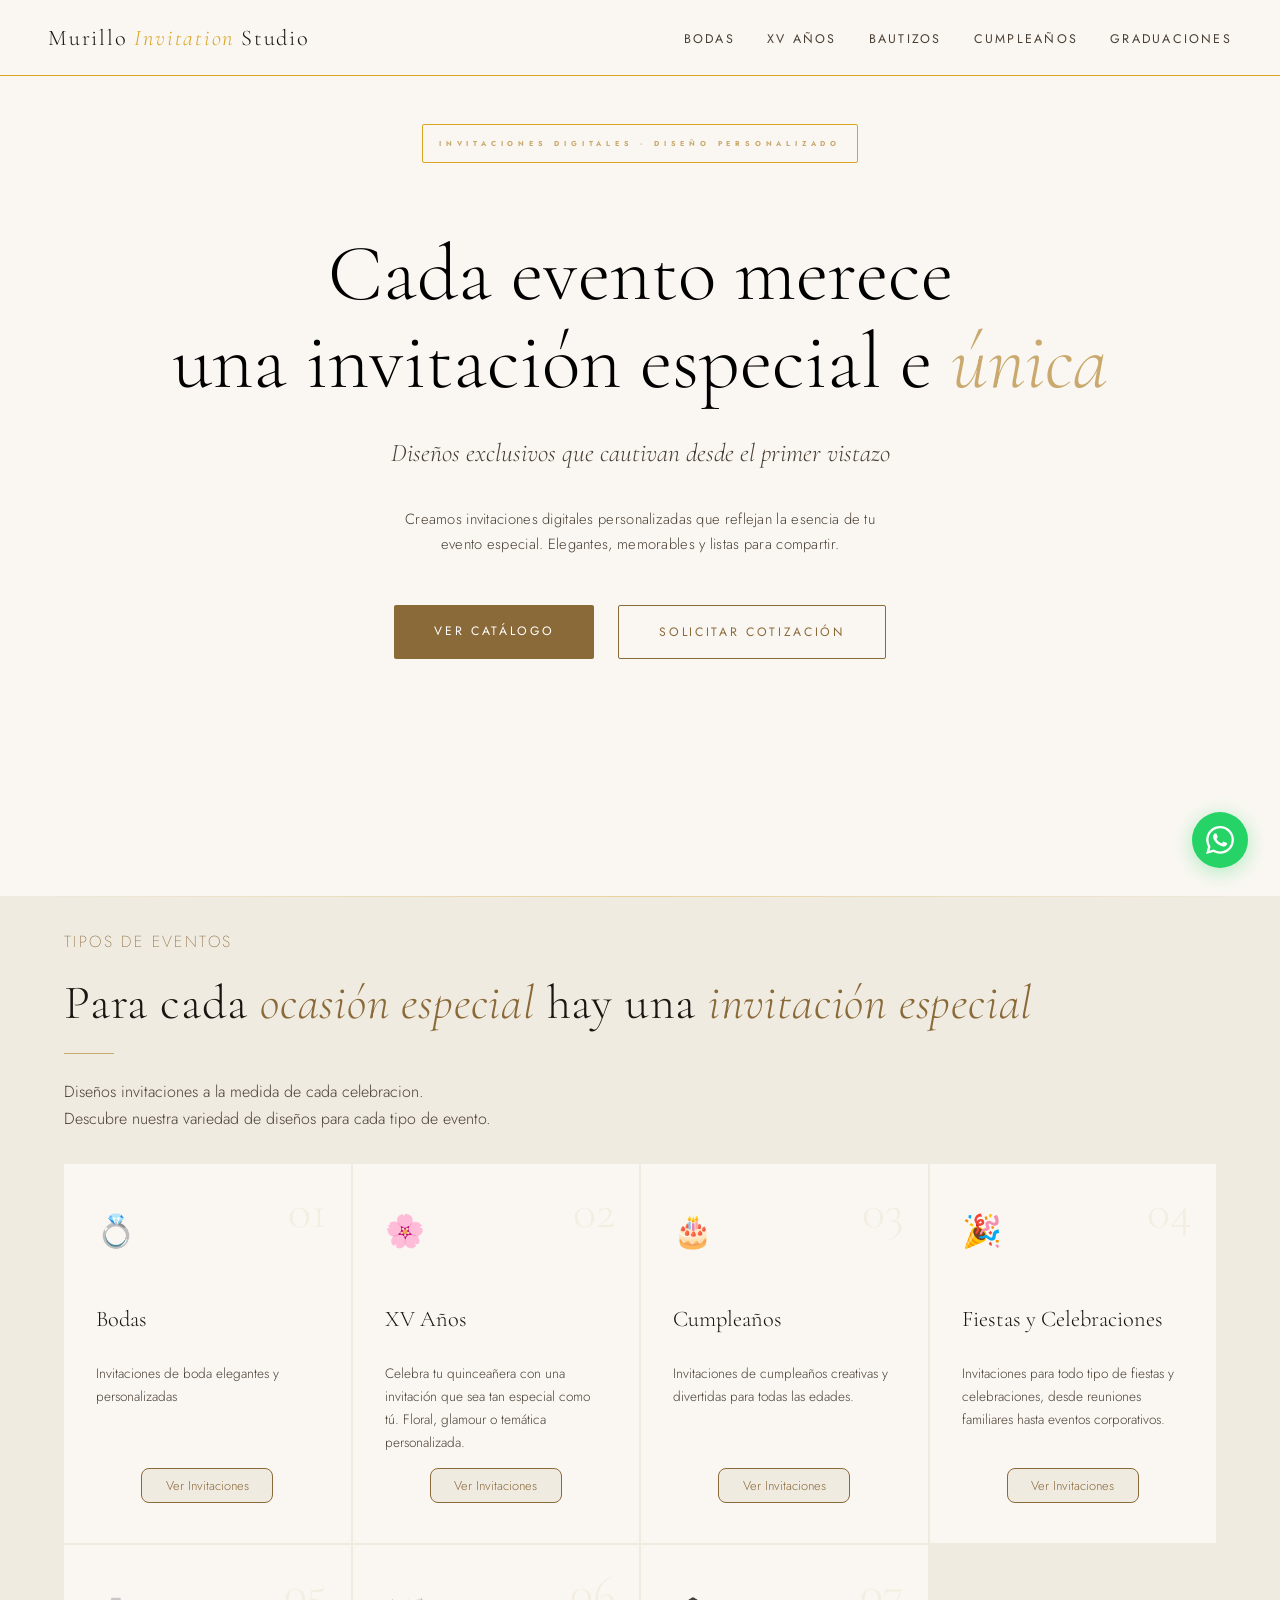
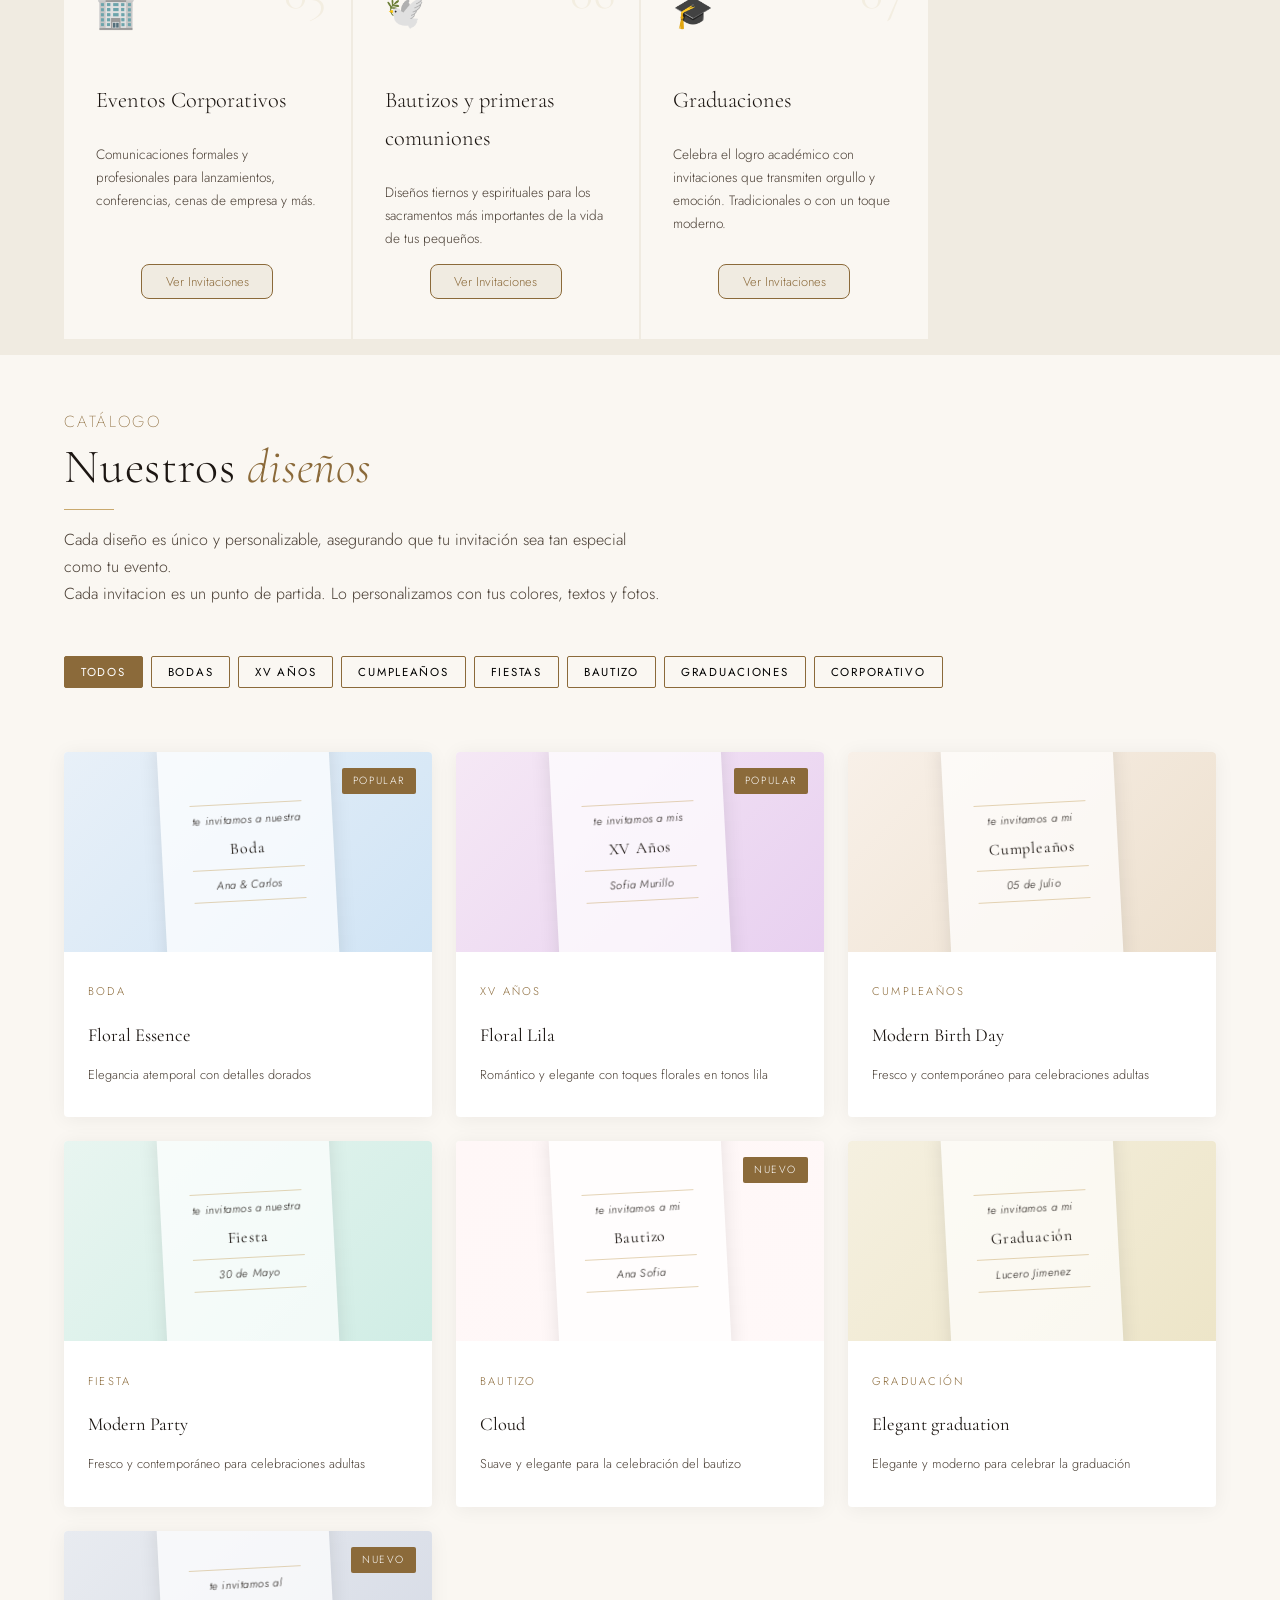
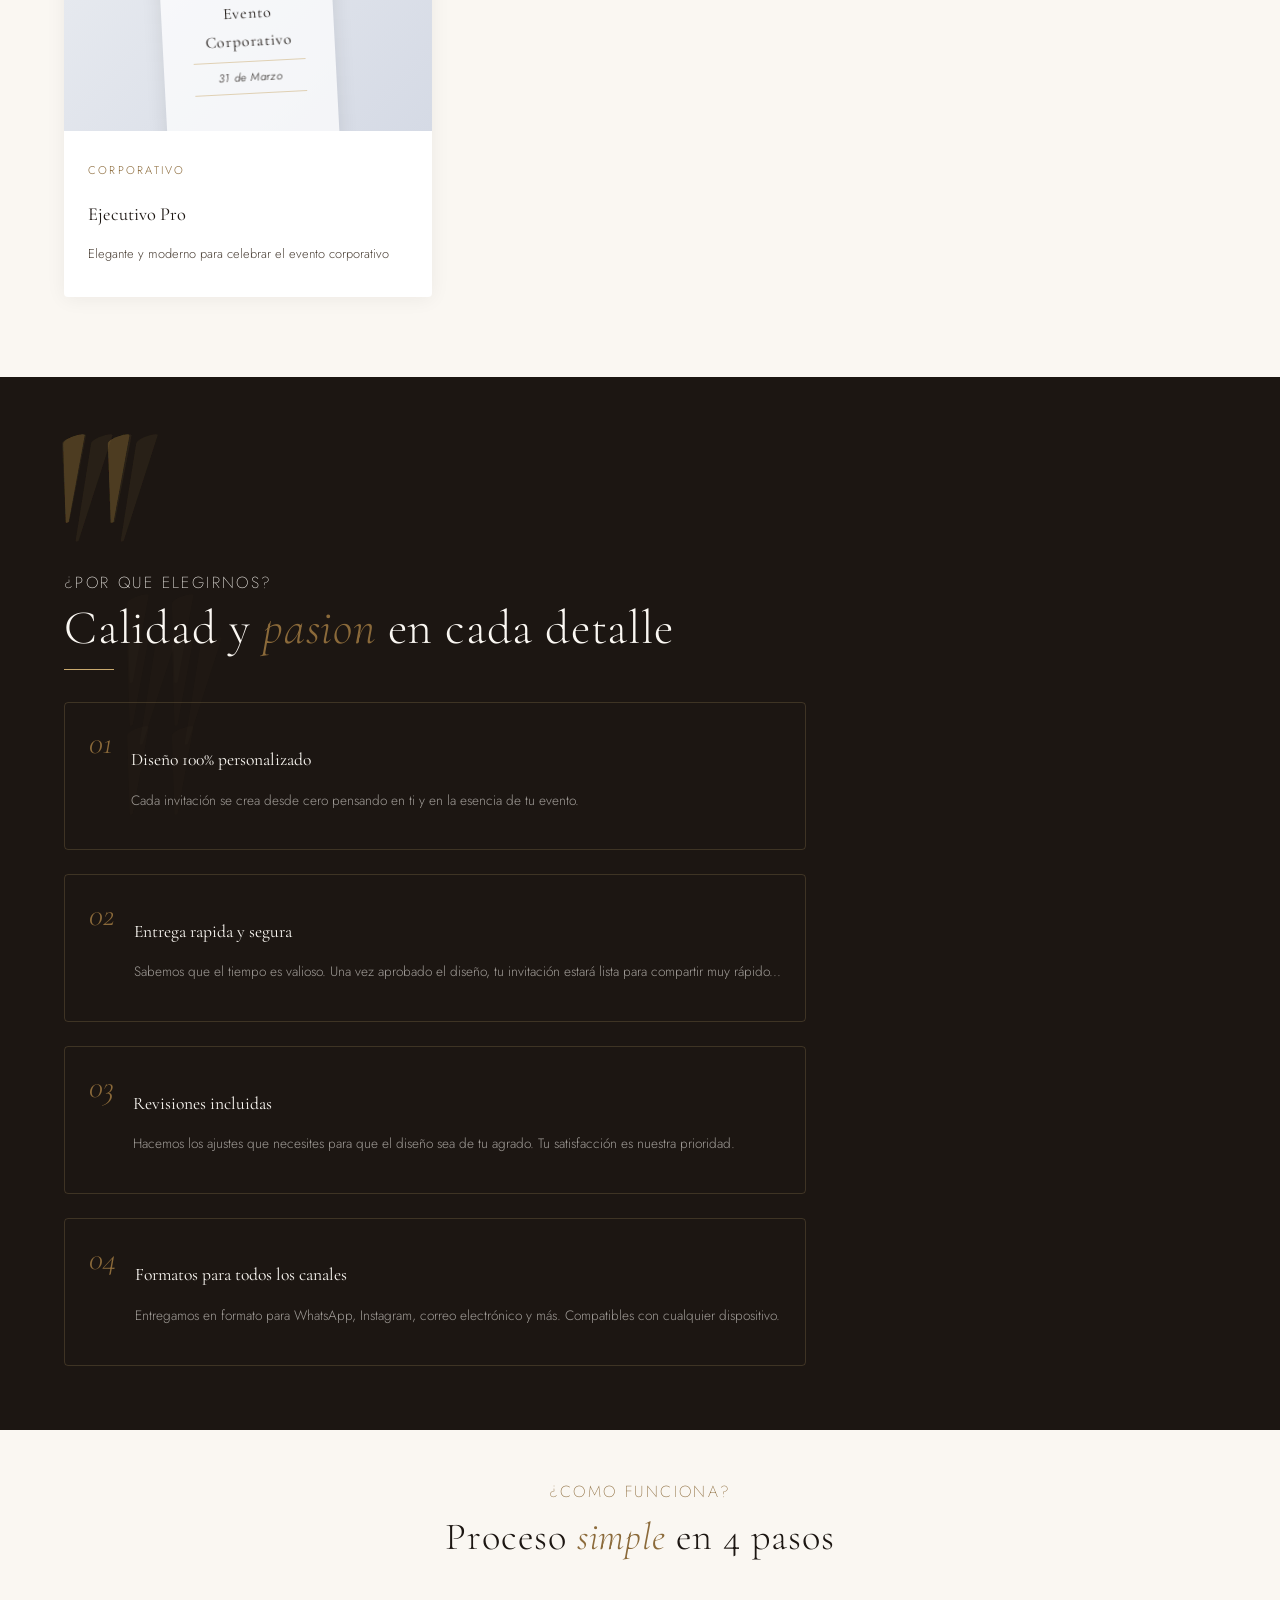
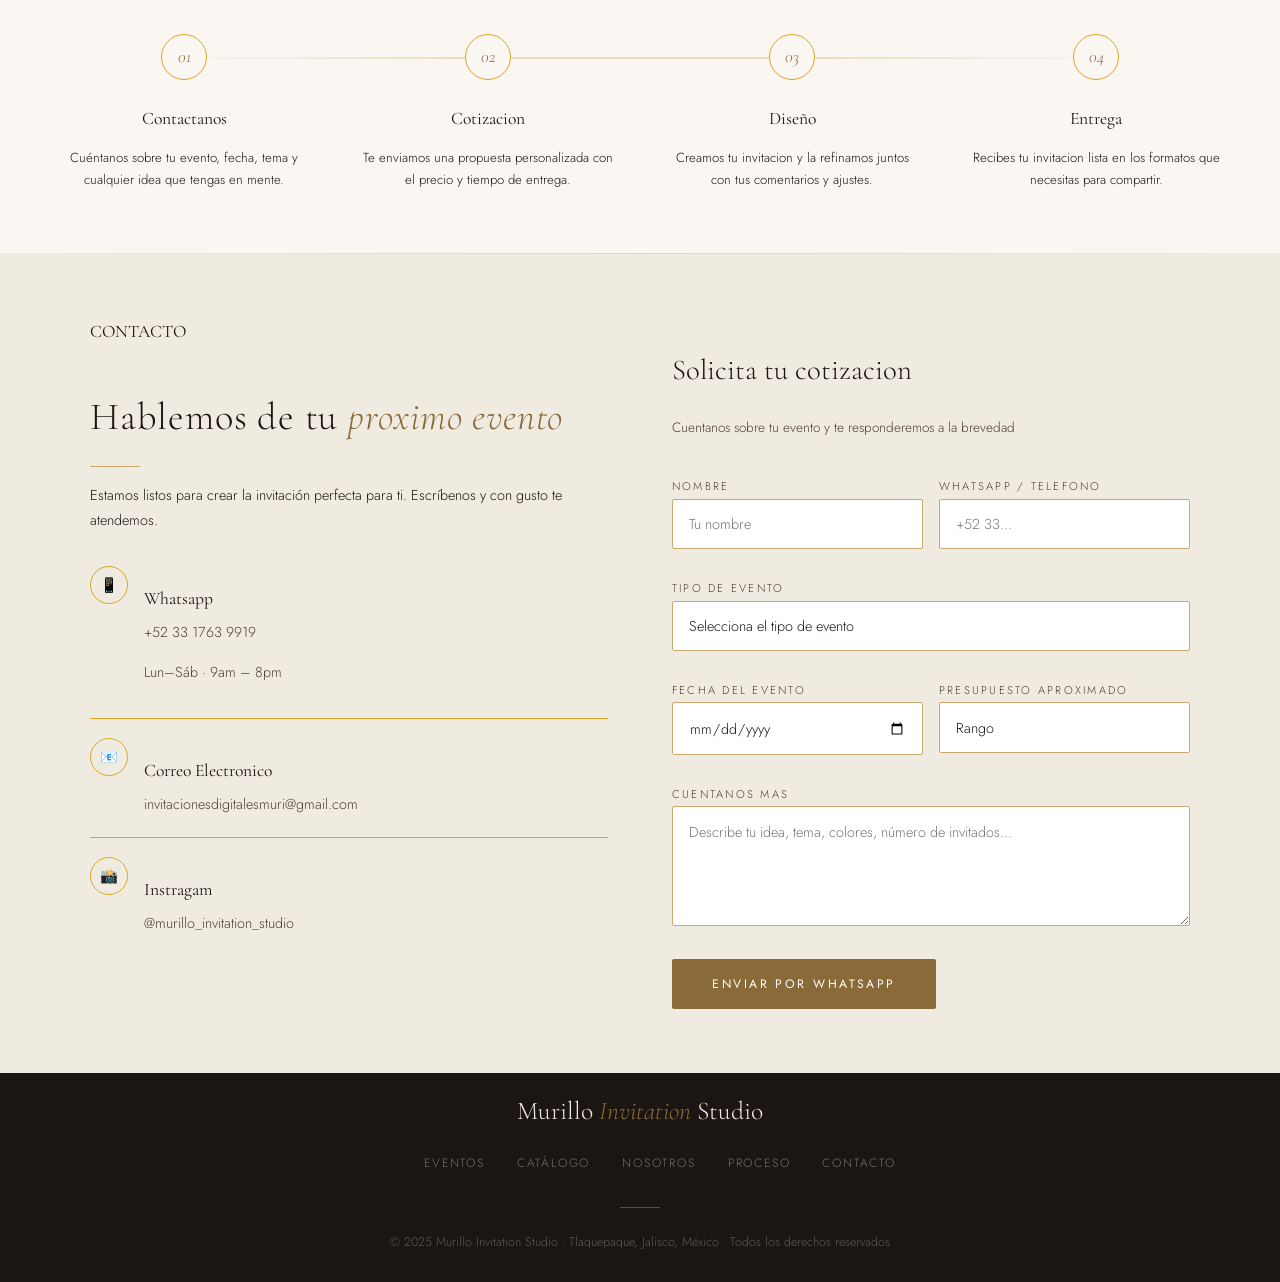
<file: index.html>
<!DOCTYPE html>
<html lang="es">
    <head>
        <!-- Titulo Pagina Web -->
        <title>Murillo Invitation Studio</title>

        <!-- Estilos CSS y Scripts JS -->
        <link rel="stylesheet" href="design.css">
        <script src="script.js" defer></script>
    
        <!-- Meta Tags -->
        <meta charset="utf-8"/>
        <meta content="width=device-width, initial-scale=1.0" name="viewport"/>
        <meta content="es_MX" property="og:locale"/>
        <meta content="Murillo Invitation Studio — Invitaciones digitales únicas para tus eventos más especiales." name="description"/>
        
        <!-- Fuentes de Google -->
        <link href="https://fonts.googleapis.com" rel="preconnect"/>
        <link crossorigin="" href="https://fonts.gstatic.com" rel="preconnect"/>
        <link href="https://fonts.googleapis.com/css2?family=Cormorant+Garamond:ital,wght@0,300;0,400;0,600;1,300;1,400&amp;family=Jost:wght@300;400;500&amp;display=swap" rel="stylesheet"/>
    </head>
    <body>
        <!-- Header de navegacion -->
        <header>
            <!-- Nombre de la empresa -->
            <div class="NombreEmpresa">Murillo <span> Invitation </span> Studio </div>

            <!-- Navegacion -->
            <nav>
                <ul>
                    <li><a href="wedding.html">Bodas</a></li>
                    <li><a href="xvyears.html">XV Años</a></li>
                    <li><a href="christening.html">Bautizos</a></li>
                    <li><a href="birthday.html">Cumpleaños</a></li>
                    <li><a href="graduations.html">Graduaciones</a></li>
                </ul>
            </nav>
        </header>

        <!-- Contenido Principal / Home -->
        <section id="Home">

            <div class="Contenido">
                <div class="TagContenido">
                    <h1 class="Tag fade-in">Invitaciones Digitales · Diseño Personalizado</h1>
                </div>

                <h2 class="Titulo fade-in fade-in-delay-1">Cada evento merece <br/> una invitación especial e <em>única</em></h2>

                <p class="SubTitulo fade-in fade-in-delay-2">Diseños exclusivos que cautivan desde el primer vistazo</p>
                <p class="Descripcion fade-in fade-in-delay-3">Creamos invitaciones digitales personalizadas que reflejan la esencia de tu <br>
                evento especial. Elegantes, memorables y listas para compartir.</p>

                <div class="BotonCS fade-in fade-in-delay-4">
                    <a class="BotonCatalago" href="#Catalago">Ver Catálogo</a>
                    <a class="BotonSolicitarCot" href="#Cotizacion">Solicitar Cotización</a>
                </div>
            </div>
        </section>

        <!-- Tipos de eventos -->
        <section id="Eventos">
            <h2 class="Titulo_Eventos fade-in">TIPOS DE EVENTOS</h2>
            <h3 class="Subtitulo_Eventos">Para cada <em>ocasión especial</em> hay una <em>invitación especial</em></h3>

            <div class="Divisor_corto fade-in"></div>

            <p class="Descripcion_Eventos">Diseños invitaciones a la medida de cada celebracion.
            <br>Descubre nuestra variedad de diseños para cada tipo de evento.</p>

            <div class="Eventos_Grid">
                <div class="Evento_Card fade-in">
                    <span class="Evento_Num">01</span>
                    <span class="Evento_Icono">💍</span>

                    <h3 class="Evento_Nombre">Bodas</h3>
                    <p class="Evento_Descripcion">Invitaciones de boda elegantes y personalizadas</p>

                    <a class="Ver_Invitaciones" href="wedding.html">
                        Ver Invitaciones
                    </a>
                </div>

                <div class="Evento_Card fade-in">
                    <span class="Evento_Num">02</span>
                    <span class="Evento_Icono">🌸</span>

                    <h3 class="Evento_Nombre">XV Años</h3>
                    <p class="Evento_Descripcion">Celebra tu quinceañera con una invitación que sea tan especial como tú. Floral, glamour o temática personalizada.</p>
                    
                    <a class="Ver_Invitaciones" href="xvyears.html">
                        Ver Invitaciones
                    </a>
                </div>

                <div class="Evento_Card fade-in">
                    <span class="Evento_Num">03</span>
                    <span class="Evento_Icono">🎂</span>

                    <h3 class="Evento_Nombre">Cumpleaños</h3>
                    <p class="Evento_Descripcion">Invitaciones de cumpleaños creativas y divertidas para todas las edades.</p>
                    
                    <a class="Ver_Invitaciones" href="birthday.html">
                        Ver Invitaciones
                    </a>
                </div>

                <div class="Evento_Card fade-in">
                    <span class="Evento_Num">04</span>
                    <span class="Evento_Icono">🎉</span>

                    <h3 class="Evento_Nombre">Fiestas y Celebraciones</h3>
                    <p class="Evento_Descripcion">Invitaciones para todo tipo de fiestas y celebraciones, desde reuniones familiares hasta eventos corporativos.</p>
                
                    <a class="Ver_Invitaciones" href="party.html">
                        Ver Invitaciones
                    </a>
                </div>

                <div class="Evento_Card fade-in">
                    <span class="Evento_Num">05</span>
                    <span class="Evento_Icono">🏢</span>

                    <h3 class="Evento_Nombre">Eventos Corporativos</h3>
                    <p class="Evento_Descripcion">Comunicaciones formales y profesionales para lanzamientos, conferencias, cenas de empresa y más.</p>
                
                    <a class="Ver_Invitaciones" href="corporate.html">
                        Ver Invitaciones
                    </a>
                </div>

                <div class="Evento_Card fade-in">
                    <span class="Evento_Num">06</span>
                    <span class="Evento_Icono">🕊️</span>

                    <h3 class="Evento_Nombre">Bautizos y primeras comuniones</h3>
                    <p class="Evento_Descripcion">Diseños tiernos y espirituales para los sacramentos más importantes de la vida de tus pequeños.</p>
                
                    <a class="Ver_Invitaciones" href="christening.html">
                        Ver Invitaciones
                    </a>
                </div>

                <div class="Evento_Card fade-in">
                    <span class="Evento_Num">07</span>
                    <span class="Evento_Icono">🎓</span>

                    <h3 class="Evento_Nombre">Graduaciones</h3>
                    <p class="Evento_Descripcion">Celebra el logro académico con invitaciones que transmiten orgullo y emoción. Tradicionales o con un toque moderno.</p>
                
                    <a class="Ver_Invitaciones" href="graduations.html">
                        Ver Invitaciones
                    </a>
                </div>
            </div>
        </section>

        <!-- Catalago -->
        <section id="Catalago">
            <div class="Catalago_Cabecera">
                <h2 class="Titulo_Catalago fade-in">CATÁLOGO</h2>
                <h3 class="Subtitulo_Catalago fade-in">Nuestros <em>diseños</em></h3>

                <div class="Divisor_corto fade-in"></div>

                <p class="Descripcion_Catalago fade-in">Cada diseño es único y personalizable, asegurando que tu invitación sea tan especial como tu evento. <br>
                Cada invitacion es un punto de partida. Lo personalizamos con tus colores, textos y fotos.</p>

                <div class="Catalago_Filtro">
                    <button class="filter-btn active" onclick="filterCatalog('all', this)">Todos</button>
                    <button class="filter-btn" onclick="filterCatalog('boda', this)">Bodas</button>
                    <button class="filter-btn" onclick="filterCatalog('xv', this)">XV Años</button>
                    <button class="filter-btn" onclick="filterCatalog('cumple', this)">Cumpleaños</button>
                    <button class="filter-btn" onclick="filterCatalog('fiesta', this)">Fiestas</button>
                    <button class="filter-btn" onclick="filterCatalog('bautizo', this)">Bautizo</button>
                    <button class="filter-btn" onclick="filterCatalog('graduacion', this)">Graduaciones</button>
                    <button class="filter-btn" onclick="filterCatalog('corporativo', this)">Corporativo</button>
                </div>
            </div>

            <div class="Catalago_Grid">
                <div class="Catalago_Item">
                    <div class="Catalago_Prevista_Boda">
                        <div class="Catalago_Vista">
                            <div class="Vista_Line"></div>
                            <div class="Vista_Text">te invitamos a nuestra</div>
                            <div class="Vista_Title">Boda</div>
                            <div class="Vista_Line"></div>
                            <div class="Vista_Text">Ana &amp; Carlos</div>
                            <div class="Vista_Line"></div>
                        </div>

                        <span class="Tag_Popular">Popular</span>
                    </div>

                    <div class="Catalago_Info">
                        <p class="Catalago_Tipo_Evento">Boda</p>
                        <h3 class="Catalago_Nombre">Floral Essence</h3>
                        <p class="Catalago_Descripcion">Elegancia atemporal con detalles dorados</p>
                    </div>
                </div>

                <div class="Catalago_Item">
                    <div class="Catalago_Prevista_XV">
                        <div class="Catalago_Vista">
                            <div class="Vista_Line"></div>
                            <div class="Vista_Text">te invitamos a mis</div>
                            <div class="Vista_Title">XV Años</div>
                            <div class="Vista_Line"></div>
                            <div class="Vista_Text">Sofia Murillo</div>
                            <div class="Vista_Line"></div>
                        </div>

                        <span class="Tag_Popular">Popular</span>
                    </div>

                    <div class="Catalago_Info">
                        <p class="Catalago_Tipo_Evento">XV Años</p>
                        <h3 class="Catalago_Nombre">Floral Lila</h3>
                        <p class="Catalago_Descripcion">Romántico y elegante con toques florales en tonos lila</p>
                    </div>
                </div>

                <div class="Catalago_Item">
                    <div class="Catalago_Prevista_Cumpleaños">
                        <div class="Catalago_Vista">
                            <div class="Vista_Line"></div>
                            <div class="Vista_Text">te invitamos a mi</div>
                            <div class="Vista_Title">Cumpleaños</div>
                            <div class="Vista_Line"></div>
                            <div class="Vista_Text">05 de Julio</div>
                            <div class="Vista_Line"></div>
                        </div>
                    </div>

                    <div class="Catalago_Info">
                        <p class="Catalago_Tipo_Evento">Cumpleaños</p>
                        <h3 class="Catalago_Nombre">Modern Birth Day</h3>
                        <p class="Catalago_Descripcion">Fresco y contemporáneo para celebraciones adultas</p>
                    </div>
                </div>

                <div class="Catalago_Item">
                    <div class="Catalago_Prevista_Fiesta">
                        <div class="Catalago_Vista">
                            <div class="Vista_Line"></div>
                            <div class="Vista_Text">te invitamos a nuestra</div>
                            <div class="Vista_Title">Fiesta</div>
                            <div class="Vista_Line"></div>
                            <div class="Vista_Text">30 de Mayo</div>
                            <div class="Vista_Line"></div>
                        </div>
                    </div>

                    <div class="Catalago_Info">
                        <p class="Catalago_Tipo_Evento">Fiesta</p>
                        <h3 class="Catalago_Nombre">Modern Party</h3>
                        <p class="Catalago_Descripcion">Fresco y contemporáneo para celebraciones adultas</p>
                    </div>
                </div>

                <div class="Catalago_Item">
                    <div class="Catalago_Prevista_Bautizo">
                        <div class="Catalago_Vista">
                            <div class="Vista_Line"></div>
                            <div class="Vista_Text">te invitamos a mi</div>
                            <div class="Vista_Title">Bautizo</div>
                            <div class="Vista_Line"></div>
                            <div class="Vista_Text">Ana Sofia</div>
                            <div class="Vista_Line"></div>
                        </div>

                        <span class="Tag_Popular">Nuevo</span>
                    </div>

                    <div class="Catalago_Info">
                        <p class="Catalago_Tipo_Evento">Bautizo</p>
                        <h3 class="Catalago_Nombre">Cloud</h3>
                        <p class="Catalago_Descripcion">Suave y elegante para la celebración del bautizo</p>
                    </div>
                </div>

                <div class="Catalago_Item">
                    <div class="Catalago_Prevista_Graduacion">
                        <div class="Catalago_Vista">
                            <div class="Vista_Line"></div>
                            <div class="Vista_Text">te invitamos a mi</div>
                            <div class="Vista_Title">Graduación</div>
                            <div class="Vista_Line"></div>
                            <div class="Vista_Text">Lucero Jimenez</div>
                            <div class="Vista_Line"></div>
                        </div>
                    </div>

                    <div class="Catalago_Info">
                        <p class="Catalago_Tipo_Evento">Graduación</p>
                        <h3 class="Catalago_Nombre">Elegant graduation</h3>
                        <p class="Catalago_Descripcion">Elegante y moderno para celebrar la graduación</p>
                    </div>
                </div>

                <div class="Catalago_Item">
                    <div class="Catalago_Prevista_Corporativo">
                        <div class="Catalago_Vista">
                            <div class="Vista_Line"></div>
                            <div class="Vista_Text">te invitamos al </div>
                            <div class="Vista_Title">Evento Corporativo</div>
                            <div class="Vista_Line"></div>
                            <div class="Vista_Text">31 de Marzo</div>
                            <div class="Vista_Line"></div>
                        </div>

                        <span class="Tag_Popular">Nuevo</span>
                    </div>

                    <div class="Catalago_Info">
                        <p class="Catalago_Tipo_Evento">Corporativo</p>
                        <h3 class="Catalago_Nombre">Ejecutivo Pro</h3>
                        <p class="Catalago_Descripcion">Elegante y moderno para celebrar el evento corporativo</p>
                    </div>
                </div>
            </div>
        </section>

        <!-- Porque elegirnos? -->
        <section id="Porque_Elegirnos"> 
            <div class="Porque_Cabecera">
                <h2 class="Porque_Titulo fade-in">¿POR QUE ELEGIRNOS?</h2>
                <h3 class="Porque_Subtitulo fade-in">Calidad y <em>pasion</em> en cada detalle</h3>
                <div class="Divisor_corto fade-in"></div>

                <div class="Porque_Grid">
                    <div class="Porque_Item">
                        <span class="Porque_Num">01</span>
                        <div>  
                            <h3 class="Num_Titulo">Diseño 100% personalizado</h3>
                            <p class="Num_Descripcion">Cada invitación se crea desde cero pensando en ti y en la esencia de tu evento.</p>
                        </div>
                    </div>

                    <div class="Porque_Item">
                        <span class="Porque_Num">02</span>
                        <div>  
                            <h3 class="Num_Titulo">Entrega rapida y segura</h3>
                            <p class="Num_Descripcion">Sabemos que el tiempo es valioso. Una vez aprobado el diseño, tu invitación estará lista para compartir muy rápido...</p>
                        </div>
                    </div>

                    <div class="Porque_Item">
                        <span class="Porque_Num">03</span>
                        <div>  
                            <h3 class="Num_Titulo">Revisiones incluidas</h3>
                            <p class="Num_Descripcion">Hacemos los ajustes que necesites para que el diseño sea de tu agrado. Tu satisfacción es nuestra prioridad.</p>
                        </div>
                    </div>

                    <div class="Porque_Item">
                        <span class="Porque_Num">04</span>
                        <div>  
                            <h3 class="Num_Titulo">Formatos para todos los canales</h3>
                            <p class="Num_Descripcion">Entregamos en formato para WhatsApp, Instagram, correo electrónico y más. Compatibles con cualquier dispositivo.</p>
                        </div>
                    </div>
                </div>
            </div>    
        </section>

        <!-- Proceso de la invitacion -->
        <section id="Proceso">      
            <span class="Proceso_Titulo fade-in">¿COMO FUNCIONA?</span>
            <h3 class="Proceso_Subtitulo fade-in">Proceso <em>simple</em> en 4 pasos</h3>

            <div class="Procesos_Pasos">
                <div class="Pasos fade-in">
                    <div class="Paso_Num">01</div>
                    <h3 class="Paso_Titulo">Contactanos</h3>
                    <p class="Paso_Descripcion">Cuéntanos sobre tu evento, fecha, tema y cualquier idea que tengas en mente.</p>
                </div>

                <div class="Pasos fade-in">
                    <div class="Paso_Num">02</div>
                    <h3 class="Paso_Titulo">Cotizacion</h3>
                    <p class="Paso_Descripcion">Te enviamos una propuesta personalizada con el precio y tiempo de entrega.</p>
                </div>

                <div class="Pasos fade-in">
                    <div class="Paso_Num">03</div>
                    <h3 class="Paso_Titulo">Diseño</h3>
                    <p class="Paso_Descripcion">Creamos tu invitacion y la refinamos juntos con tus comentarios y ajustes.</p>
                </div>

                <div class="Pasos fade-in">
                    <div class="Paso_Num">04</div>
                    <h3 class="Paso_Titulo">Entrega</h3>
                    <p class="Paso_Descripcion">Recibes tu invitacion lista en los formatos que necesitas para compartir.</p>
                </div>
            </div>
        </section>

        <!-- Contacto de la pagina -->
        <section id="Contacto">
            <div class="Contacto_Fondo">
                <div>
                    <span class="Contacto_Titulo fade-in">CONTACTO</span>
                    <h3 class="Contacto_Subtitulo fade-in">Hablemos de tu <em>proximo evento</em></h3>
                    <div class="Divisor_corto fade-in"></div>

                    <p class="Contacto_Parrafo fade-in">Estamos listos para crear la invitación perfecta para ti. Escríbenos y con gusto te atendemos.</p>
                
                    <div class="Contacto_Info">
                        <div class="Contacto_fila fade-in">
                            <div class="Contacto_Icono">📱</div>
                            <div>
                                <h3>Whatsapp</h3>
                                <a href="https://wa.me/523317639919" target="_blank">+52 33 1763 9919</a>
                                <p>Lun–Sáb · 9am – 8pm</p>
                            </div>
                        </div>

                        <div class="Contacto_fila fade-in">
                            <div class="Contacto_Icono">📧</div>
                            <div>
                                <h3>Correo Electronico</h3>
                                <a href="mailto:invitacionesdigitalesmuri@gmail.com">invitacionesdigitalesmuri@gmail.com</a>
                            </div>
                        </div>

                        <div class="Contacto_fila fade-in">
                            <div class="Contacto_Icono">📸</div>
                            <div>
                                <h3>Instragam</h3>
                                <a href="https://instagram.com/murillo_invitation_studio" target="_blank">@murillo_invitation_studio</a>
                            </div>
                        </div>
                    </div>
                </div>

                <div class="Contacto_Formulario fade-in">
                    <h3>Solicita tu cotizacion</h3>
                    <p>Cuentanos sobre tu evento y te responderemos a la brevedad</p>

                    <div class="Formulario_Columna">
                        <div class="Formulario_Grupo">
                            <label>Nombre</label>
                            <input placeholder="Tu nombre" type="text"/>
                        </div>

                        <div class="Formulario_Grupo">
                            <label>Whatsapp / Telefono</label>
                            <input placeholder="+52 33..." type="text"/>
                        </div>
                    </div>

                    <div class="Formulario_Grupo">
                        <label>Tipo de evento</label>
                            
                        <select>
                            <option disabled="" selected="" value="">Selecciona el tipo de evento</option>
                            <option>Boda</option>
                            <option>XV Años</option>
                            <option>Cumpleaños</option>
                            <option>Corporativo</option>
                            <option>Bautizo</option>
                            <option>Primera Comunion</option>
                            <option>Graduacion</option>
                            <option>Otros</option>
                        </select>
                    </div>

                    <div class="Formulario_Columna">
                        <div class="Formulario_Grupo">
                            <label>Fecha del evento</label>
                            <input type="date"/>
                        </div>

                        <div class="Formulario_Grupo">
                            <label>Presupuesto aproximado</label>
                            <select>
                                <option disabled="" selected="" value="">Rango</option>
                                <option>Menos de $500</option>
                                <option>$500 - $1,000</option>
                                <option>$1,000 - $2,000</option>
                                <option>Mas de $2,000</option>
                            </select>
                        </div>
                    </div>

                    <div class="Formulario_Grupo">
                        <label>Cuentanos mas</label>
                        <textarea placeholder="Describe tu idea, tema, colores, número de invitados..."></textarea>
                    </div>

                    <button class="Boton_Whatsapp" onclick="enviarWhatsApp()">
                        Enviar por WhatsApp
                    </button>
                </div>
            </div>
        </section>

        <!-- Pie de pagina -->
        <footer>
            <div class="Pie_de_Pagina_Logo">Murillo <em>Invitation</em> Studio</div>
            <ul class="Pie_de_Pagina_Lista">
                <li><a href="#Eventos">Eventos</a></li>
                <li><a href="#Catalago">Catálogo</a></li>
                <li><a href="#Porque_Elegirnos">Nosotros</a></li>
                <li><a href="#Proceso">Proceso</a></li>
                <li><a href="#Contacto">Contacto</a></li>
            </ul>

            <div class="Pie_de_Pagina_Divisor"></div>
            <p class="Pie_de_Pagina_Copia">© 2025 Murillo Invitation Studio · Tlaquepaque, Jalisco, México · Todos los derechos reservados</p>
        </footer>

        <!-- Boton de whatsapp flotante -->
        <a aria-label="Contactar por WhatsApp" class="Boton_Whats_flotante" href="https://wa.me/523317639919" target="_blank">
            <svg viewbox="0 0 24 24" xmlns="http://www.w3.org/2000/svg">
                <path d="M17.472 14.382c-.297-.149-1.758-.867-2.03-.967-.273-.099-.471-.148-.67.15-.197.297-.767.966-.94 1.164-.173.199-.347.223-.644.075-.297-.15-1.255-.463-2.39-1.475-.883-.788-1.48-1.761-1.653-2.059-.173-.297-.018-.458.13-.606.134-.133.298-.347.446-.52.149-.174.198-.298.298-.497.099-.198.05-.371-.025-.52-.075-.149-.669-1.612-.916-2.207-.242-.579-.487-.5-.669-.51-.173-.008-.371-.01-.57-.01-.198 0-.52.074-.792.372-.272.297-1.04 1.016-1.04 2.479 0 1.462 1.065 2.875 1.213 3.074.149.198 2.096 3.2 5.077 4.487.709.306 1.262.489 1.694.625.712.227 1.36.195 1.871.118.571-.085 1.758-.719 2.006-1.413.248-.694.248-1.289.173-1.413-.074-.124-.272-.198-.57-.347m-5.421 7.403h-.004a9.87 9.87 0 01-5.031-1.378l-.361-.214-3.741.982.998-3.648-.235-.374a9.86 9.86 0 01-1.51-5.26c.001-5.45 4.436-9.884 9.888-9.884 2.64 0 5.122 1.03 6.988 2.898a9.825 9.825 0 012.893 6.994c-.003 5.45-4.437 9.884-9.885 9.884m8.413-18.297A11.815 11.815 0 0012.05 0C5.495 0 .16 5.335.157 11.892c0 2.096.547 4.142 1.588 5.945L.057 24l6.305-1.654a11.882 11.882 0 005.683 1.448h.005c6.554 0 11.89-5.335 11.893-11.893a11.821 11.821 0 00-3.48-8.413z"></path>
            </svg>
        </a>
    </body>
</html>
</file>
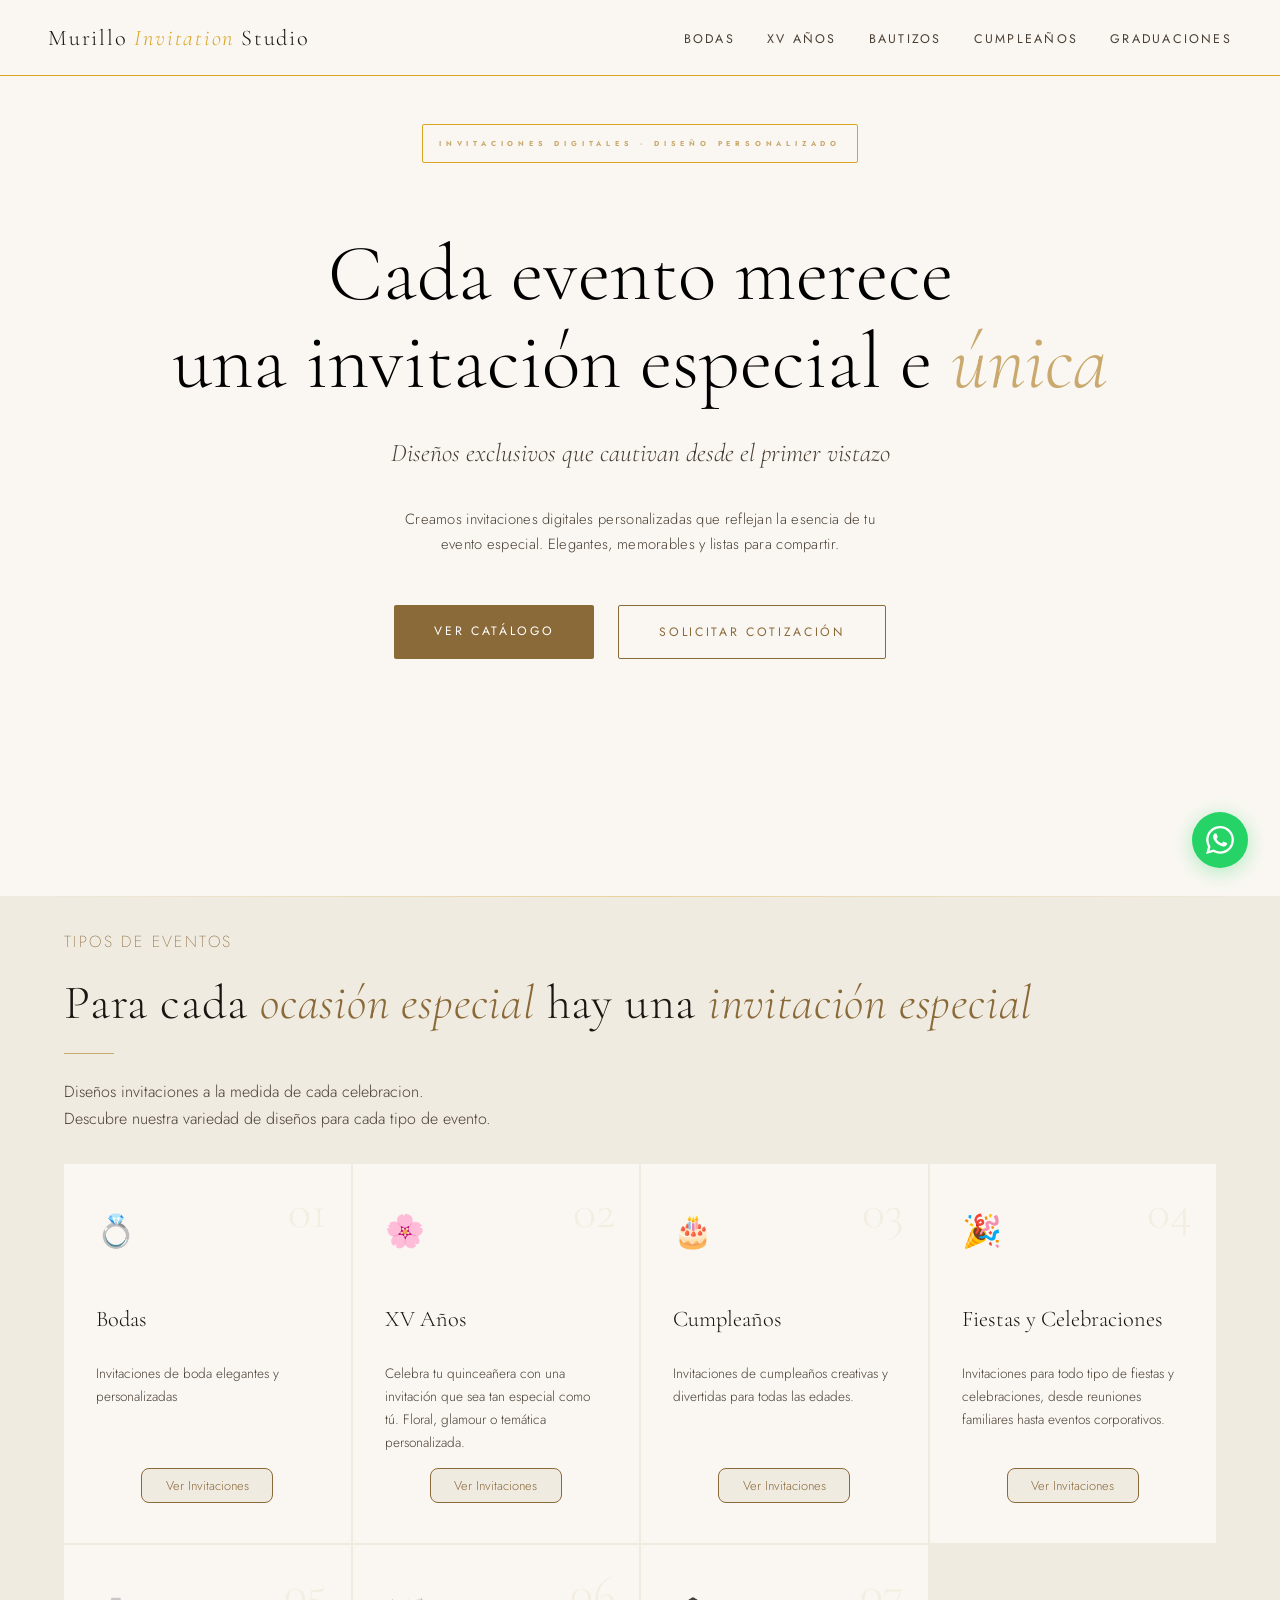
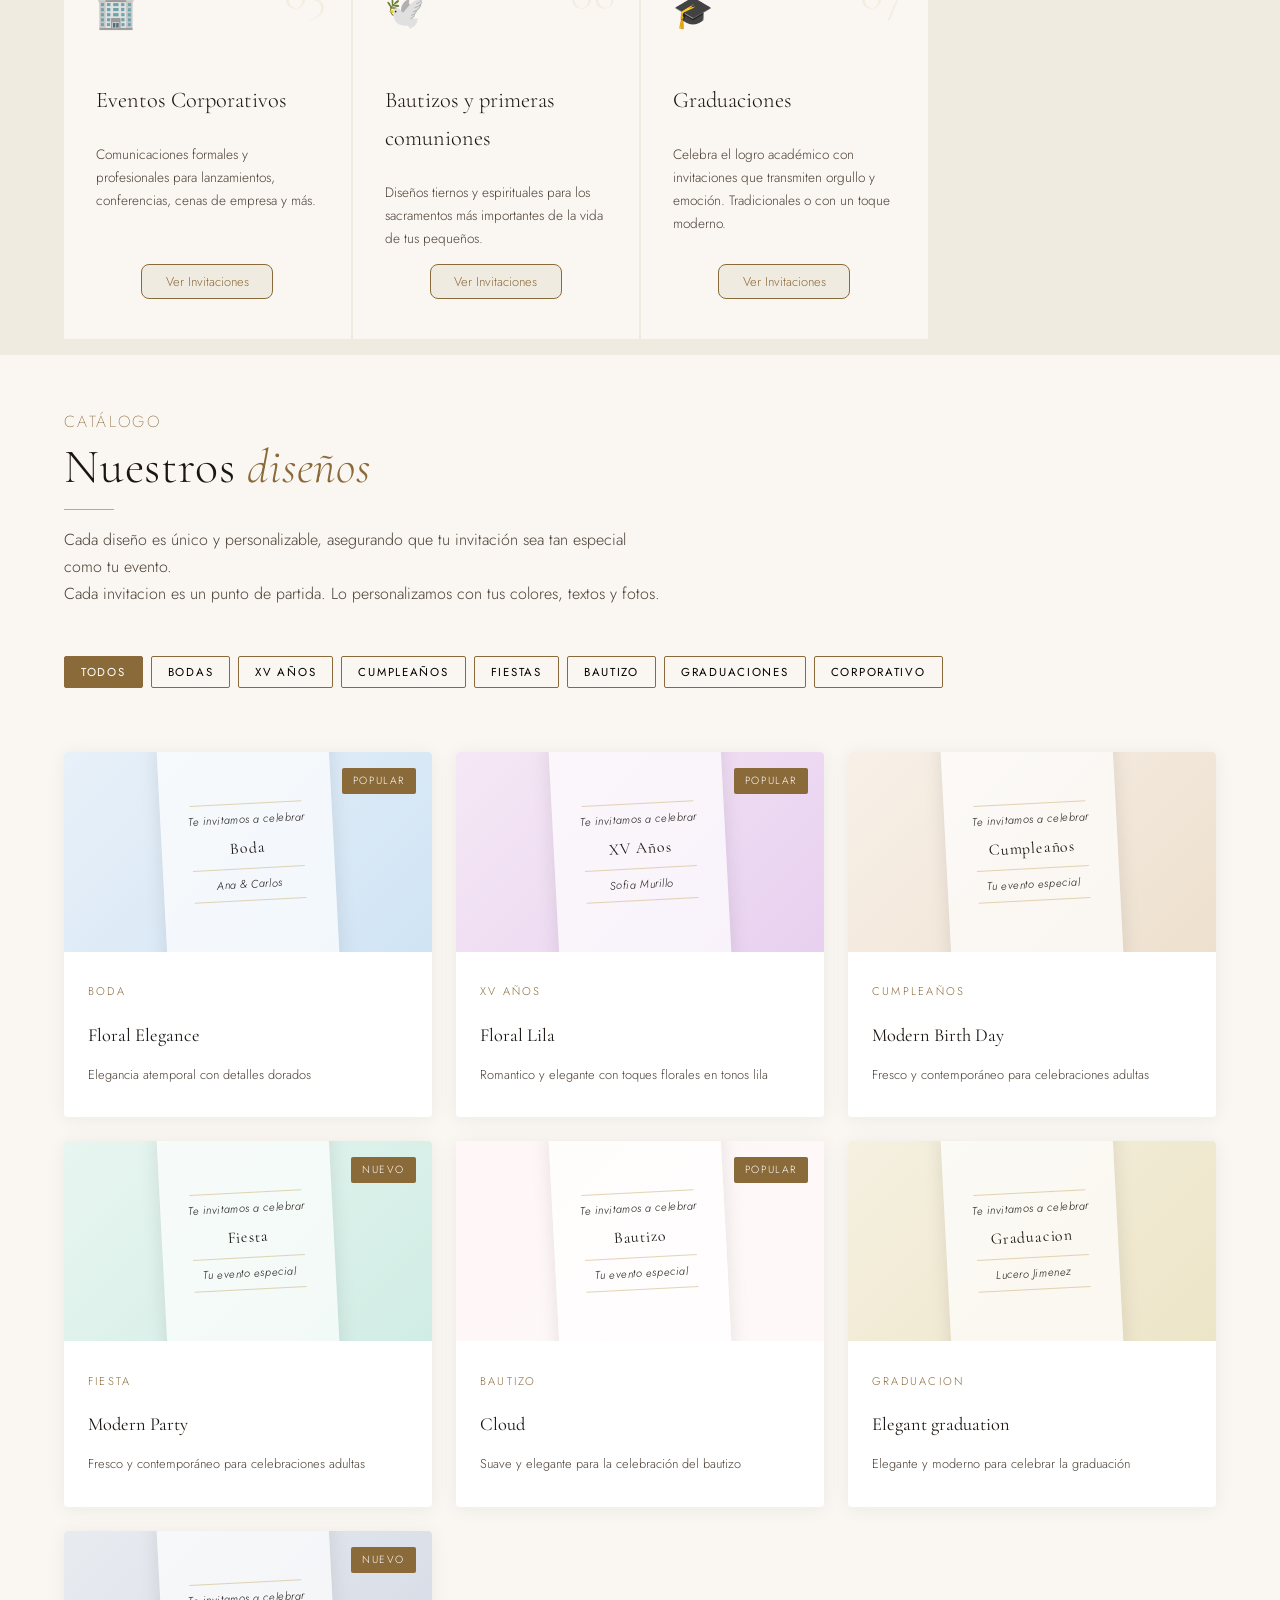
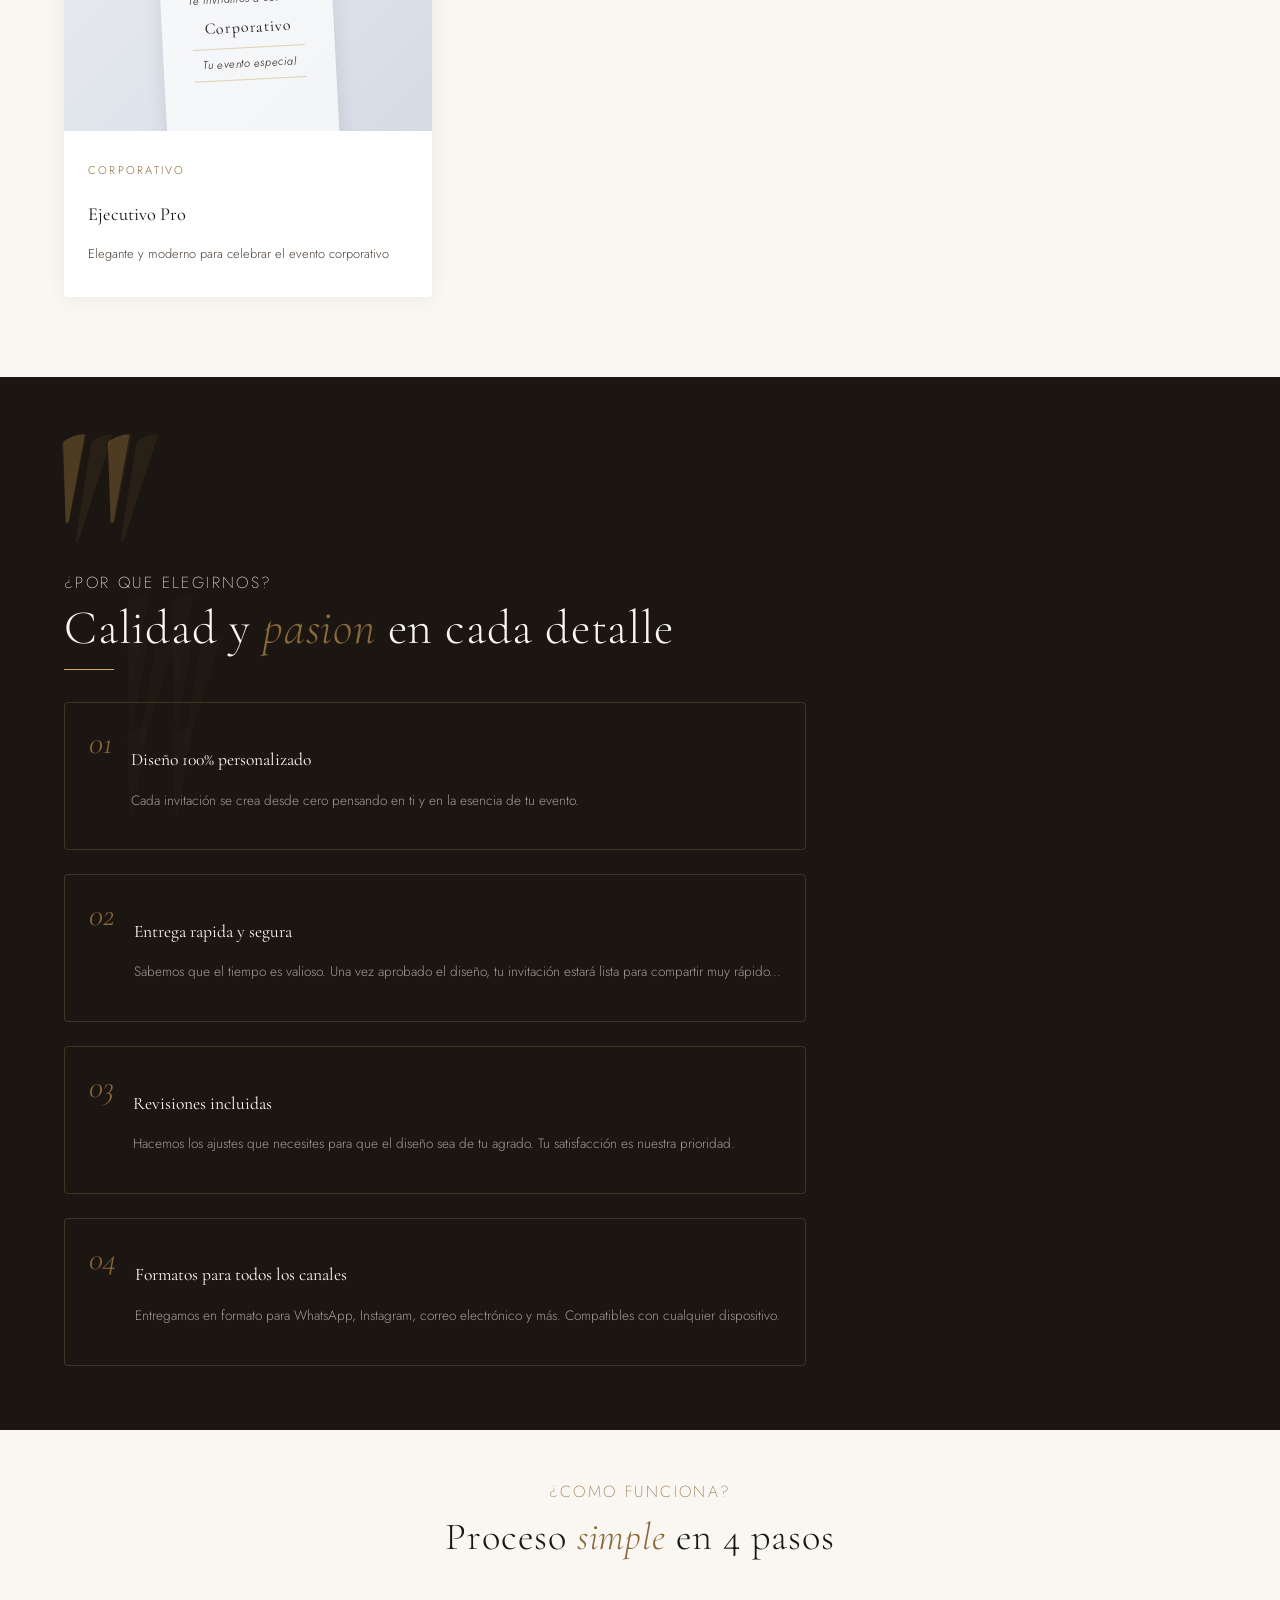
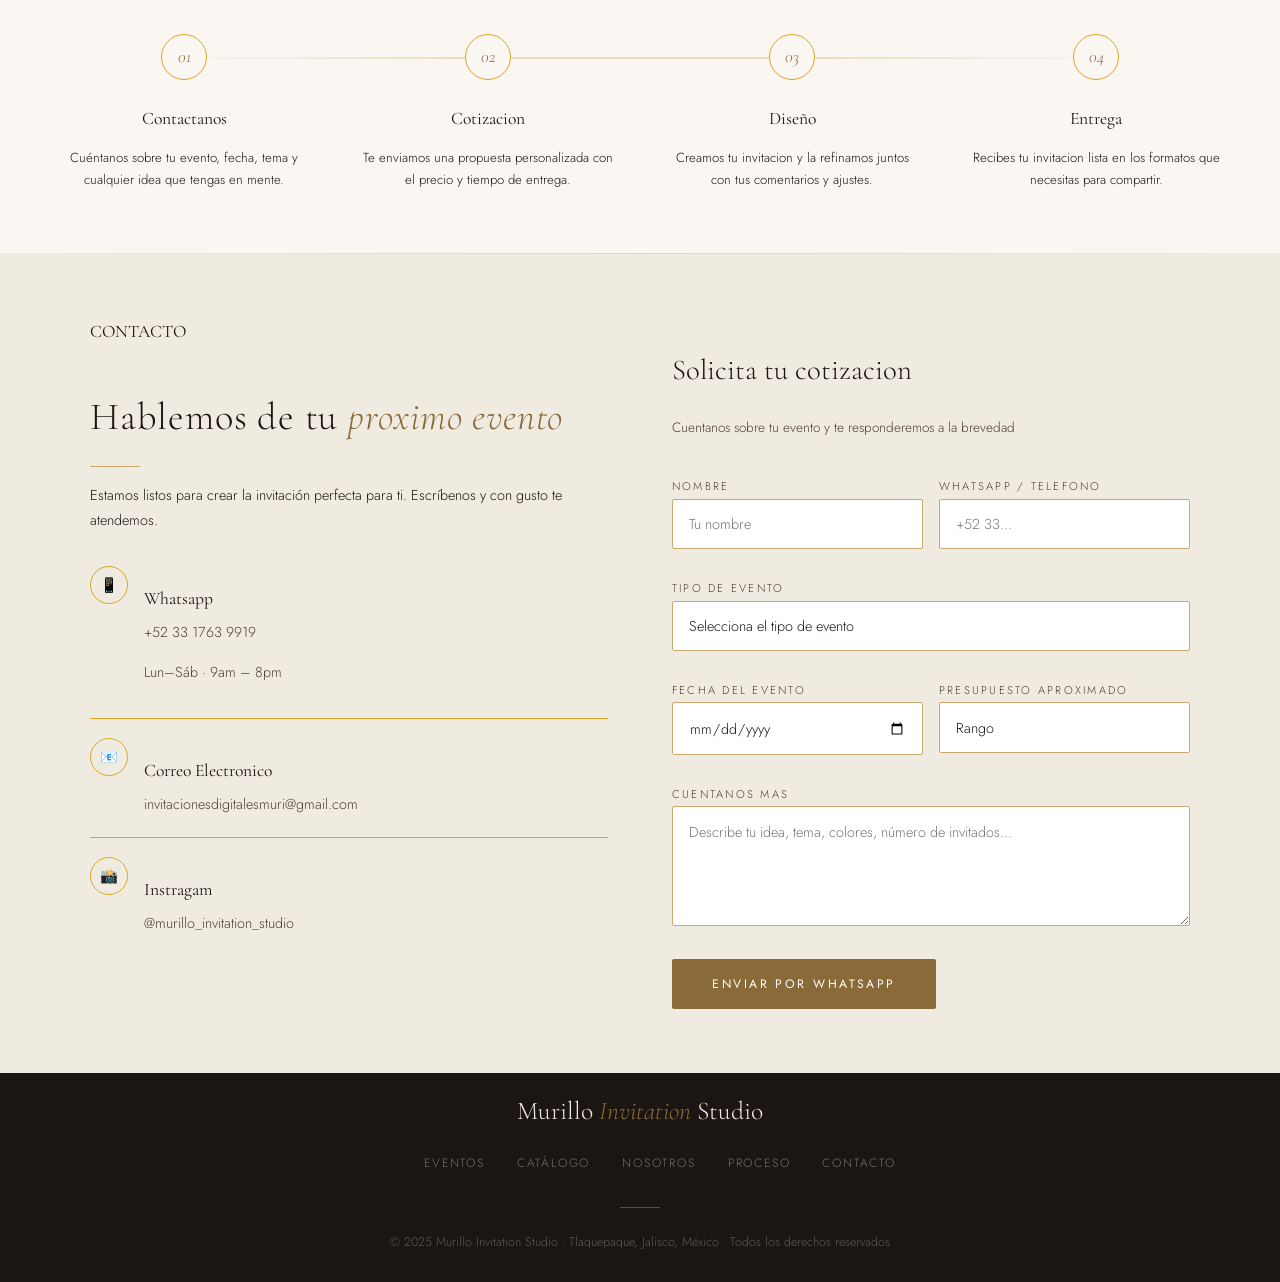
<file: FRONTEND/index.html>
<!DOCTYPE html>
<html lang="es">
    <head>
        <!-- Titulo Pagina Web -->
        <title>Murillo Invitation Studio</title>

        <!-- Estilos CSS y Scripts JS -->
        <link rel="stylesheet" href="/FRONTEND/CSS/index.css">
        <script src="/FRONTEND/JS/index.js" defer></script>
        <script src="/FRONTEND/JS/catalog.js" defer></script>
    
        <!-- Meta Tags -->
        <meta charset="utf-8"/>
        <meta content="width=device-width, initial-scale=1.0" name="viewport"/>
        <meta content="es_MX" property="og:locale"/>
        <meta content="Murillo Invitation Studio — Invitaciones digitales únicas para tus eventos más especiales." name="description"/>
        
        <!-- Fuentes de Google -->
        <link href="https://fonts.googleapis.com" rel="preconnect"/>
        <link crossorigin="" href="https://fonts.gstatic.com" rel="preconnect"/>
        <link href="https://fonts.googleapis.com/css2?family=Cormorant+Garamond:ital,wght@0,300;0,400;0,600;1,300;1,400&amp;family=Jost:wght@300;400;500&amp;display=swap" rel="stylesheet"/>
    </head>
    <body>
        <!-- Header de navegacion -->
        <header>
            <!-- Nombre de la empresa -->
            <div class="NombreEmpresa">Murillo <span> Invitation </span> Studio</div>

            <!-- Navegacion -->
            <nav>
                <ul>
                    <li><a href="/FRONTEND/Pages/wedding.html">Bodas</a></li>
                    <li><a href="/FRONTEND/Pages/xvyears.html">XV Años</a></li>
                    <li><a href="/FRONTEND/Pages/christening.html">Bautizos</a></li>
                    <li><a href="/FRONTEND/Pages/birthday.html">Cumpleaños</a></li>
                    <li><a href="/FRONTEND/Pages/graduations.html">Graduaciones</a></li>
                </ul>
            </nav>
        </header>

        <!-- Contenido Principal / Home -->
        <section id="Home">

            <div class="Contenido">
                <div class="TagContenido">
                    <h1 class="Tag fade-in">Invitaciones Digitales · Diseño Personalizado</h1>
                </div>

                <h2 class="Titulo fade-in fade-in-delay-1">Cada evento merece <br/> una invitación especial e <em>única</em></h2>

                <p class="SubTitulo fade-in fade-in-delay-2">Diseños exclusivos que cautivan desde el primer vistazo</p>
                <p class="Descripcion fade-in fade-in-delay-3">Creamos invitaciones digitales personalizadas que reflejan la esencia de tu <br>
                evento especial. Elegantes, memorables y listas para compartir.</p>

                <div class="BotonCS fade-in fade-in-delay-4">
                    <a class="BotonCatalago" href="#Catalago">Ver Catálogo</a>
                    <a class="BotonSolicitarCot" href="#Cotizacion">Solicitar Cotización</a>
                </div>
            </div>
        </section>

        <!-- Tipos de eventos -->
        <section id="Eventos">
            <h2 class="Titulo_Eventos fade-in">TIPOS DE EVENTOS</h2>
            <h3 class="Subtitulo_Eventos">Para cada <em>ocasión especial</em> hay una <em>invitación especial</em></h3>

            <div class="Divisor_corto fade-in"></div>

            <p class="Descripcion_Eventos">Diseños invitaciones a la medida de cada celebracion.
            <br>Descubre nuestra variedad de diseños para cada tipo de evento.</p>

            <div class="Eventos_Grid">
                <div class="Evento_Card fade-in">
                    <span class="Evento_Num">01</span>
                    <span class="Evento_Icono">💍</span>

                    <h3 class="Evento_Nombre">Bodas</h3>
                    <p class="Evento_Descripcion">Invitaciones de boda elegantes y personalizadas</p>

                    <a class="Ver_Invitaciones" href="/FRONTEND/Pages/wedding.html">
                        Ver Invitaciones
                    </a>
                </div>

                <div class="Evento_Card fade-in">
                    <span class="Evento_Num">02</span>
                    <span class="Evento_Icono">🌸</span>

                    <h3 class="Evento_Nombre">XV Años</h3>
                    <p class="Evento_Descripcion">Celebra tu quinceañera con una invitación que sea tan especial como tú. Floral, glamour o temática personalizada.</p>
                    
                    <a class="Ver_Invitaciones" href="/FRONTEND/Pages/xvyears.html">
                        Ver Invitaciones
                    </a>
                </div>

                <div class="Evento_Card fade-in">
                    <span class="Evento_Num">03</span>
                    <span class="Evento_Icono">🎂</span>

                    <h3 class="Evento_Nombre">Cumpleaños</h3>
                    <p class="Evento_Descripcion">Invitaciones de cumpleaños creativas y divertidas para todas las edades.</p>
                    
                    <a class="Ver_Invitaciones" href="/FRONTEND/Pages/birthday.html">
                        Ver Invitaciones
                    </a>
                </div>

                <div class="Evento_Card fade-in">
                    <span class="Evento_Num">04</span>
                    <span class="Evento_Icono">🎉</span>

                    <h3 class="Evento_Nombre">Fiestas y Celebraciones</h3>
                    <p class="Evento_Descripcion">Invitaciones para todo tipo de fiestas y celebraciones, desde reuniones familiares hasta eventos corporativos.</p>
                
                    <a class="Ver_Invitaciones" href="/FRONTEND/Pages/party.html">
                        Ver Invitaciones
                    </a>
                </div>

                <div class="Evento_Card fade-in">
                    <span class="Evento_Num">05</span>
                    <span class="Evento_Icono">🏢</span>

                    <h3 class="Evento_Nombre">Eventos Corporativos</h3>
                    <p class="Evento_Descripcion">Comunicaciones formales y profesionales para lanzamientos, conferencias, cenas de empresa y más.</p>
                
                    <a class="Ver_Invitaciones" href="/FRONTEND/Pages/corporate.html">
                        Ver Invitaciones
                    </a>
                </div>

                <div class="Evento_Card fade-in">
                    <span class="Evento_Num">06</span>
                    <span class="Evento_Icono">🕊️</span>

                    <h3 class="Evento_Nombre">Bautizos y primeras comuniones</h3>
                    <p class="Evento_Descripcion">Diseños tiernos y espirituales para los sacramentos más importantes de la vida de tus pequeños.</p>
                
                    <a class="Ver_Invitaciones" href="/FRONTEND/Pages/christening.html">
                        Ver Invitaciones
                    </a>
                </div>

                <div class="Evento_Card fade-in">
                    <span class="Evento_Num">07</span>
                    <span class="Evento_Icono">🎓</span>

                    <h3 class="Evento_Nombre">Graduaciones</h3>
                    <p class="Evento_Descripcion">Celebra el logro académico con invitaciones que transmiten orgullo y emoción. Tradicionales o con un toque moderno.</p>
                
                    <a class="Ver_Invitaciones" href="/FRONTEND/Pages/graduations.html">
                        Ver Invitaciones
                    </a>
                </div>
            </div>
        </section>

        <!-- Catalago -->
        <section id="Catalago">
            <div class="Catalago_Cabecera">
                <h2 class="Titulo_Catalago fade-in">CATÁLOGO</h2>
                <h3 class="Subtitulo_Catalago fade-in">Nuestros <em>diseños</em></h3>

                <div class="Divisor_corto fade-in"></div>

                <p class="Descripcion_Catalago fade-in">Cada diseño es único y personalizable, asegurando que tu invitación sea tan especial como tu evento. <br>
                Cada invitacion es un punto de partida. Lo personalizamos con tus colores, textos y fotos.</p>

                <div class="Catalago_Filtro">
                    <button class="filter-btn active" onclick="filterCatalog('all', this)">Todos</button>
                    <button class="filter-btn" onclick="filterCatalog('boda', this)">Bodas</button>
                    <button class="filter-btn" onclick="filterCatalog('xv', this)">XV Años</button>
                    <button class="filter-btn" onclick="filterCatalog('cumpleaños', this)">Cumpleaños</button>
                    <button class="filter-btn" onclick="filterCatalog('fiesta', this)">Fiestas</button>
                    <button class="filter-btn" onclick="filterCatalog('bautizo', this)">Bautizo</button>
                    <button class="filter-btn" onclick="filterCatalog('graduacion', this)">Graduaciones</button>
                    <button class="filter-btn" onclick="filterCatalog('corporativo', this)">Corporativo</button>
                </div>
            </div>

            <div class="Catalago_Grid" id="Catalago_Grid">
                <!-- Tarjetas generados por catalog.js -->
            </div>
        </section>

        <!-- Porque elegirnos? -->
        <section id="Porque_Elegirnos"> 
            <div class="Porque_Cabecera">
                <h2 class="Porque_Titulo fade-in">¿POR QUE ELEGIRNOS?</h2>
                <h3 class="Porque_Subtitulo fade-in">Calidad y <em>pasion</em> en cada detalle</h3>
                <div class="Divisor_corto fade-in"></div>

                <div class="Porque_Grid">
                    <div class="Porque_Item">
                        <span class="Porque_Num">01</span>
                        <div>  
                            <h3 class="Num_Titulo">Diseño 100% personalizado</h3>
                            <p class="Num_Descripcion">Cada invitación se crea desde cero pensando en ti y en la esencia de tu evento.</p>
                        </div>
                    </div>

                    <div class="Porque_Item">
                        <span class="Porque_Num">02</span>
                        <div>  
                            <h3 class="Num_Titulo">Entrega rapida y segura</h3>
                            <p class="Num_Descripcion">Sabemos que el tiempo es valioso. Una vez aprobado el diseño, tu invitación estará lista para compartir muy rápido...</p>
                        </div>
                    </div>

                    <div class="Porque_Item">
                        <span class="Porque_Num">03</span>
                        <div>  
                            <h3 class="Num_Titulo">Revisiones incluidas</h3>
                            <p class="Num_Descripcion">Hacemos los ajustes que necesites para que el diseño sea de tu agrado. Tu satisfacción es nuestra prioridad.</p>
                        </div>
                    </div>

                    <div class="Porque_Item">
                        <span class="Porque_Num">04</span>
                        <div>  
                            <h3 class="Num_Titulo">Formatos para todos los canales</h3>
                            <p class="Num_Descripcion">Entregamos en formato para WhatsApp, Instagram, correo electrónico y más. Compatibles con cualquier dispositivo.</p>
                        </div>
                    </div>
                </div>
            </div>    
        </section>

        <!-- Proceso de la invitacion -->
        <section id="Proceso">      
            <span class="Proceso_Titulo fade-in">¿COMO FUNCIONA?</span>
            <h3 class="Proceso_Subtitulo fade-in">Proceso <em>simple</em> en 4 pasos</h3>

            <div class="Procesos_Pasos">
                <div class="Pasos fade-in">
                    <div class="Paso_Num">01</div>
                    <h3 class="Paso_Titulo">Contactanos</h3>
                    <p class="Paso_Descripcion">Cuéntanos sobre tu evento, fecha, tema y cualquier idea que tengas en mente.</p>
                </div>

                <div class="Pasos fade-in">
                    <div class="Paso_Num">02</div>
                    <h3 class="Paso_Titulo">Cotizacion</h3>
                    <p class="Paso_Descripcion">Te enviamos una propuesta personalizada con el precio y tiempo de entrega.</p>
                </div>

                <div class="Pasos fade-in">
                    <div class="Paso_Num">03</div>
                    <h3 class="Paso_Titulo">Diseño</h3>
                    <p class="Paso_Descripcion">Creamos tu invitacion y la refinamos juntos con tus comentarios y ajustes.</p>
                </div>

                <div class="Pasos fade-in">
                    <div class="Paso_Num">04</div>
                    <h3 class="Paso_Titulo">Entrega</h3>
                    <p class="Paso_Descripcion">Recibes tu invitacion lista en los formatos que necesitas para compartir.</p>
                </div>
            </div>
        </section>

        <!-- Contacto de la pagina -->
        <section id="Contacto">
            <div class="Contacto_Fondo">
                <div>
                    <span class="Contacto_Titulo fade-in">CONTACTO</span>
                    <h3 class="Contacto_Subtitulo fade-in">Hablemos de tu <em>proximo evento</em></h3>
                    <div class="Divisor_corto fade-in"></div>

                    <p class="Contacto_Parrafo fade-in">Estamos listos para crear la invitación perfecta para ti. Escríbenos y con gusto te atendemos.</p>
                
                    <div class="Contacto_Info">
                        <div class="Contacto_fila fade-in">
                            <div class="Contacto_Icono">📱</div>
                            <div>
                                <h3>Whatsapp</h3>
                                <a href="https://wa.me/523317639919" target="_blank">+52 33 1763 9919</a>
                                <p>Lun–Sáb · 9am – 8pm</p>
                            </div>
                        </div>

                        <div class="Contacto_fila fade-in">
                            <div class="Contacto_Icono">📧</div>
                            <div>
                                <h3>Correo Electronico</h3>
                                <a href="mailto:invitacionesdigitalesmuri@gmail.com">invitacionesdigitalesmuri@gmail.com</a>
                            </div>
                        </div>

                        <div class="Contacto_fila fade-in">
                            <div class="Contacto_Icono">📸</div>
                            <div>
                                <h3>Instragam</h3>
                                <a href="https://instagram.com/murillo_invitation_studio" target="_blank">@murillo_invitation_studio</a>
                            </div>
                        </div>
                    </div>
                </div>

                <div class="Contacto_Formulario fade-in">
                    <h3>Solicita tu cotizacion</h3>
                    <p>Cuentanos sobre tu evento y te responderemos a la brevedad</p>

                    <div class="Formulario_Columna">
                        <div class="Formulario_Grupo">
                            <label>Nombre</label>
                            <input placeholder="Tu nombre" type="text"/>
                        </div>

                        <div class="Formulario_Grupo">
                            <label>Whatsapp / Telefono</label>
                            <input placeholder="+52 33..." type="text"/>
                        </div>
                    </div>

                    <div class="Formulario_Grupo">
                        <label>Tipo de evento</label>
                            
                        <select>
                            <option disabled="" selected="" value="">Selecciona el tipo de evento</option>
                            <option>Boda</option>
                            <option>XV Años</option>
                            <option>Cumpleaños</option>
                            <option>Corporativo</option>
                            <option>Bautizo</option>
                            <option>Primera Comunion</option>
                            <option>Graduacion</option>
                            <option>Otros</option>
                        </select>
                    </div>

                    <div class="Formulario_Columna">
                        <div class="Formulario_Grupo">
                            <label>Fecha del evento</label>
                            <input type="date"/>
                        </div>

                        <div class="Formulario_Grupo">
                            <label>Presupuesto aproximado</label>
                            <select>
                                <option disabled="" selected="" value="">Rango</option>
                                <option>Menos de $500</option>
                                <option>$500 - $1,000</option>
                                <option>$1,000 - $2,000</option>
                                <option>Mas de $2,000</option>
                            </select>
                        </div>
                    </div>

                    <div class="Formulario_Grupo">
                        <label>Cuentanos mas</label>
                        <textarea placeholder="Describe tu idea, tema, colores, número de invitados..."></textarea>
                    </div>

                    <button class="Boton_Whatsapp" onclick="enviarWhatsApp()">
                        Enviar por WhatsApp
                    </button>
                </div>
            </div>
        </section>

        <!-- Pie de pagina -->
        <footer>
            <div class="Pie_de_Pagina_Logo">Murillo <em>Invitation</em> Studio</div>
            <ul class="Pie_de_Pagina_Lista">
                <li><a href="#Eventos">Eventos</a></li>
                <li><a href="#Catalago">Catálogo</a></li>
                <li><a href="#Porque_Elegirnos">Nosotros</a></li>
                <li><a href="#Proceso">Proceso</a></li>
                <li><a href="#Contacto">Contacto</a></li>
            </ul>

            <div class="Pie_de_Pagina_Divisor"></div>
            <p class="Pie_de_Pagina_Copia">© 2025 Murillo Invitation Studio · Tlaquepaque, Jalisco, México · Todos los derechos reservados</p>
        </footer>

        <!-- Boton de whatsapp flotante -->
        <a aria-label="Contactar por WhatsApp" class="Boton_Whats_flotante" href="https://wa.me/523317639919" target="_blank">
            <svg viewbox="0 0 24 24" xmlns="http://www.w3.org/2000/svg">
                <path d="M17.472 14.382c-.297-.149-1.758-.867-2.03-.967-.273-.099-.471-.148-.67.15-.197.297-.767.966-.94 1.164-.173.199-.347.223-.644.075-.297-.15-1.255-.463-2.39-1.475-.883-.788-1.48-1.761-1.653-2.059-.173-.297-.018-.458.13-.606.134-.133.298-.347.446-.52.149-.174.198-.298.298-.497.099-.198.05-.371-.025-.52-.075-.149-.669-1.612-.916-2.207-.242-.579-.487-.5-.669-.51-.173-.008-.371-.01-.57-.01-.198 0-.52.074-.792.372-.272.297-1.04 1.016-1.04 2.479 0 1.462 1.065 2.875 1.213 3.074.149.198 2.096 3.2 5.077 4.487.709.306 1.262.489 1.694.625.712.227 1.36.195 1.871.118.571-.085 1.758-.719 2.006-1.413.248-.694.248-1.289.173-1.413-.074-.124-.272-.198-.57-.347m-5.421 7.403h-.004a9.87 9.87 0 01-5.031-1.378l-.361-.214-3.741.982.998-3.648-.235-.374a9.86 9.86 0 01-1.51-5.26c.001-5.45 4.436-9.884 9.888-9.884 2.64 0 5.122 1.03 6.988 2.898a9.825 9.825 0 012.893 6.994c-.003 5.45-4.437 9.884-9.885 9.884m8.413-18.297A11.815 11.815 0 0012.05 0C5.495 0 .16 5.335.157 11.892c0 2.096.547 4.142 1.588 5.945L.057 24l6.305-1.654a11.882 11.882 0 005.683 1.448h.005c6.554 0 11.89-5.335 11.893-11.893a11.821 11.821 0 00-3.48-8.413z"></path>
            </svg>
        </a>
    </body>
</html>
</file>
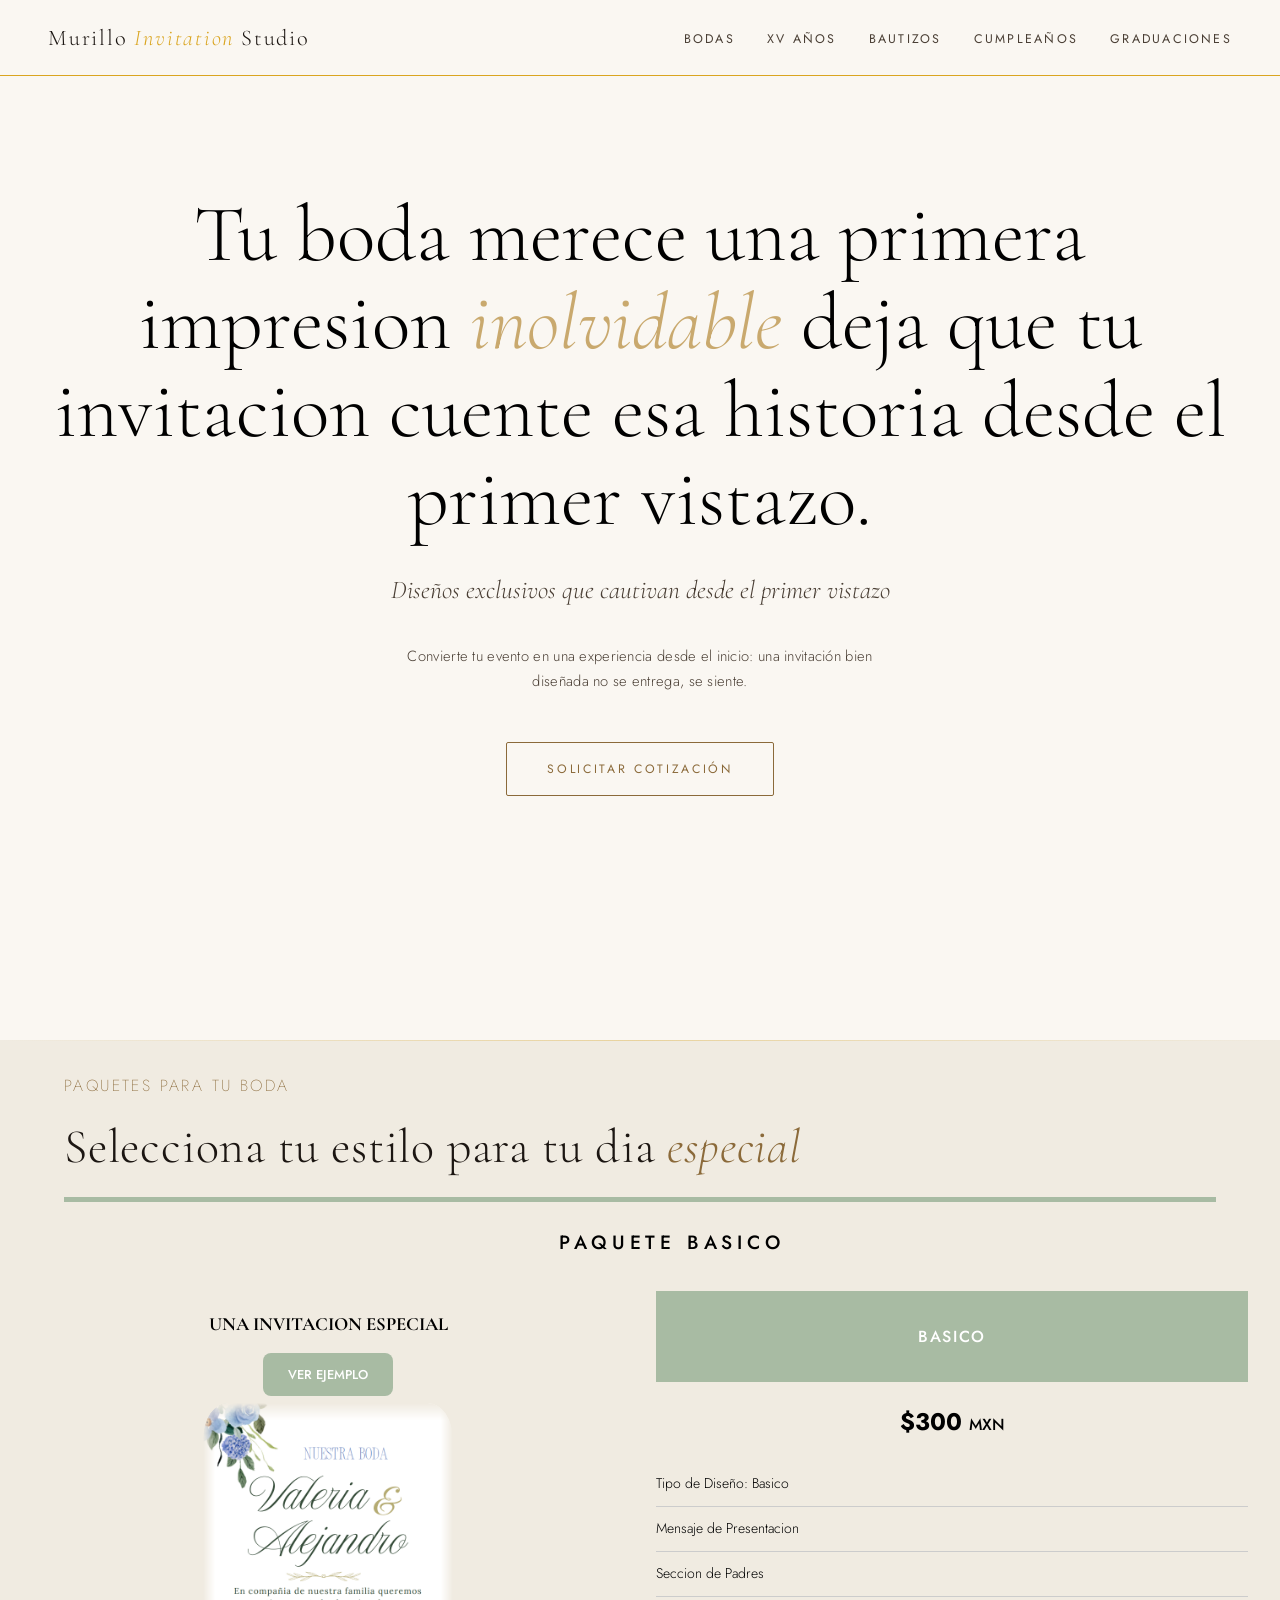
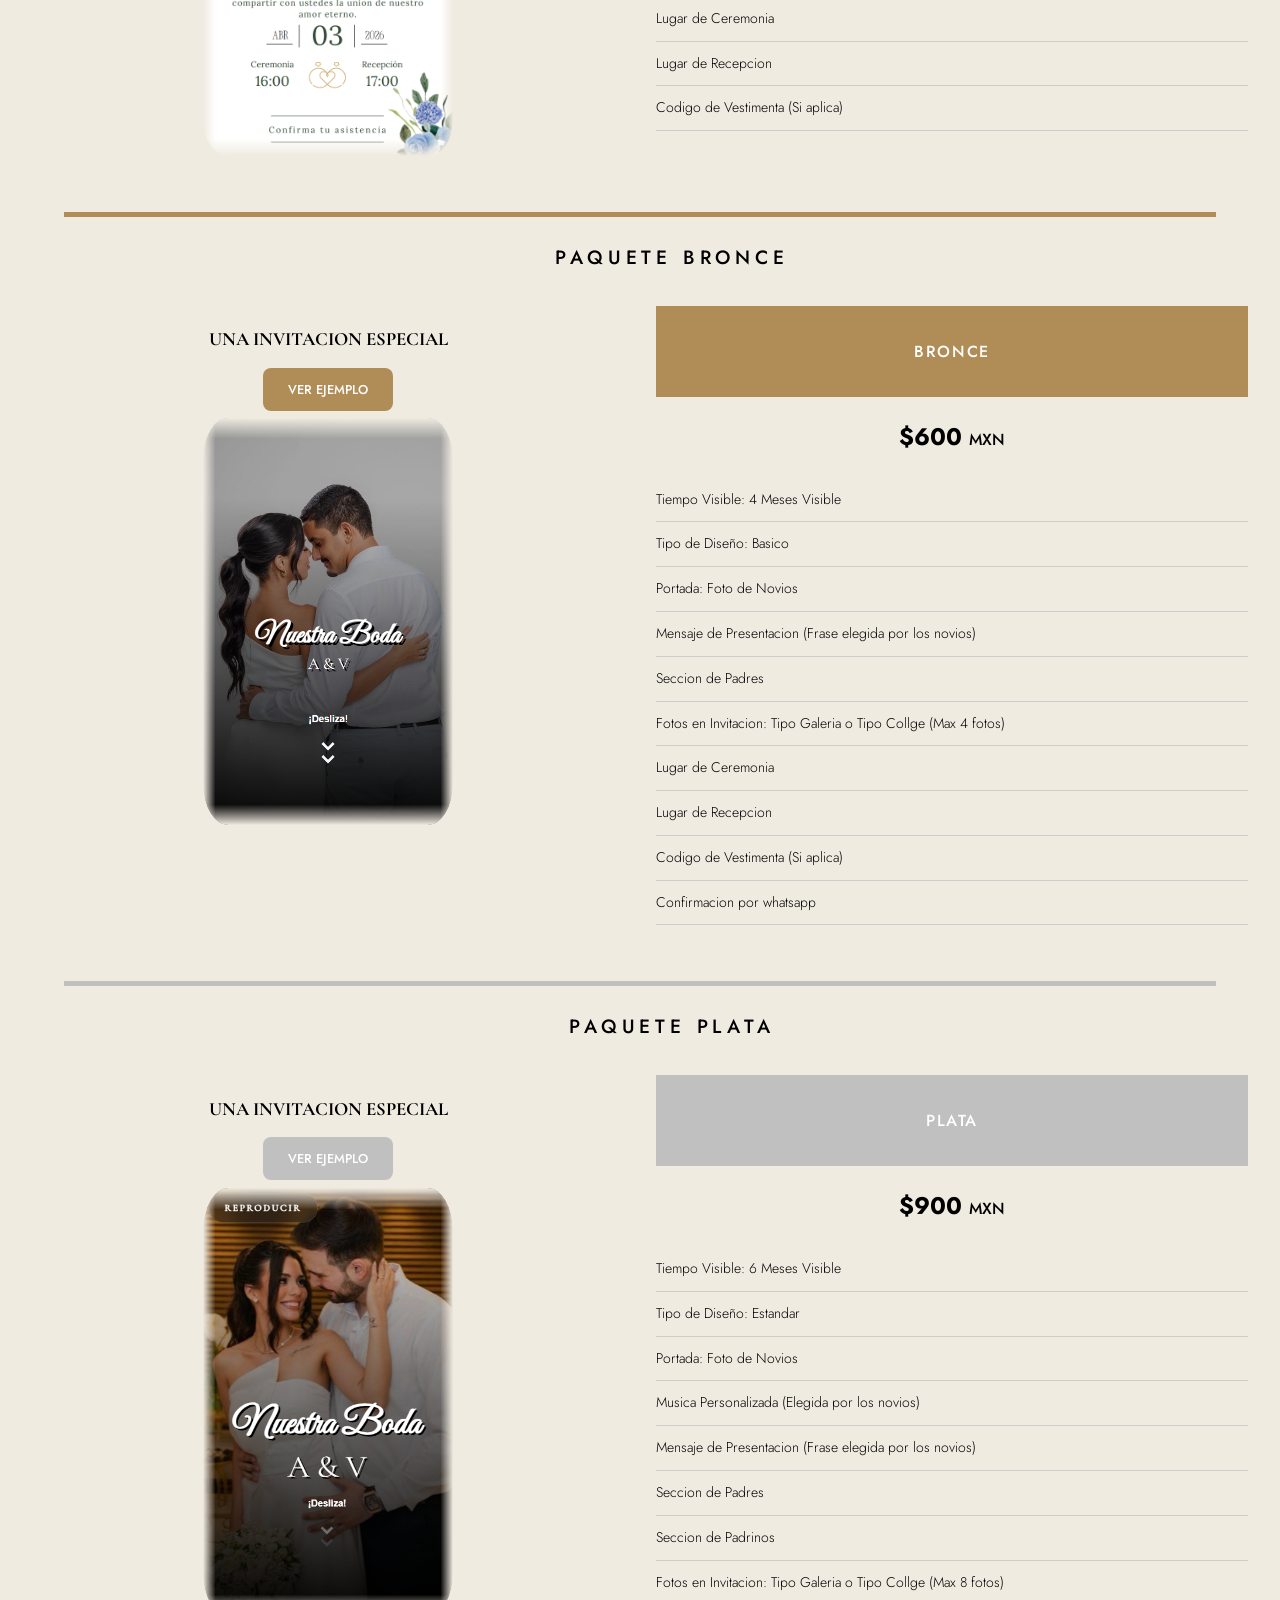
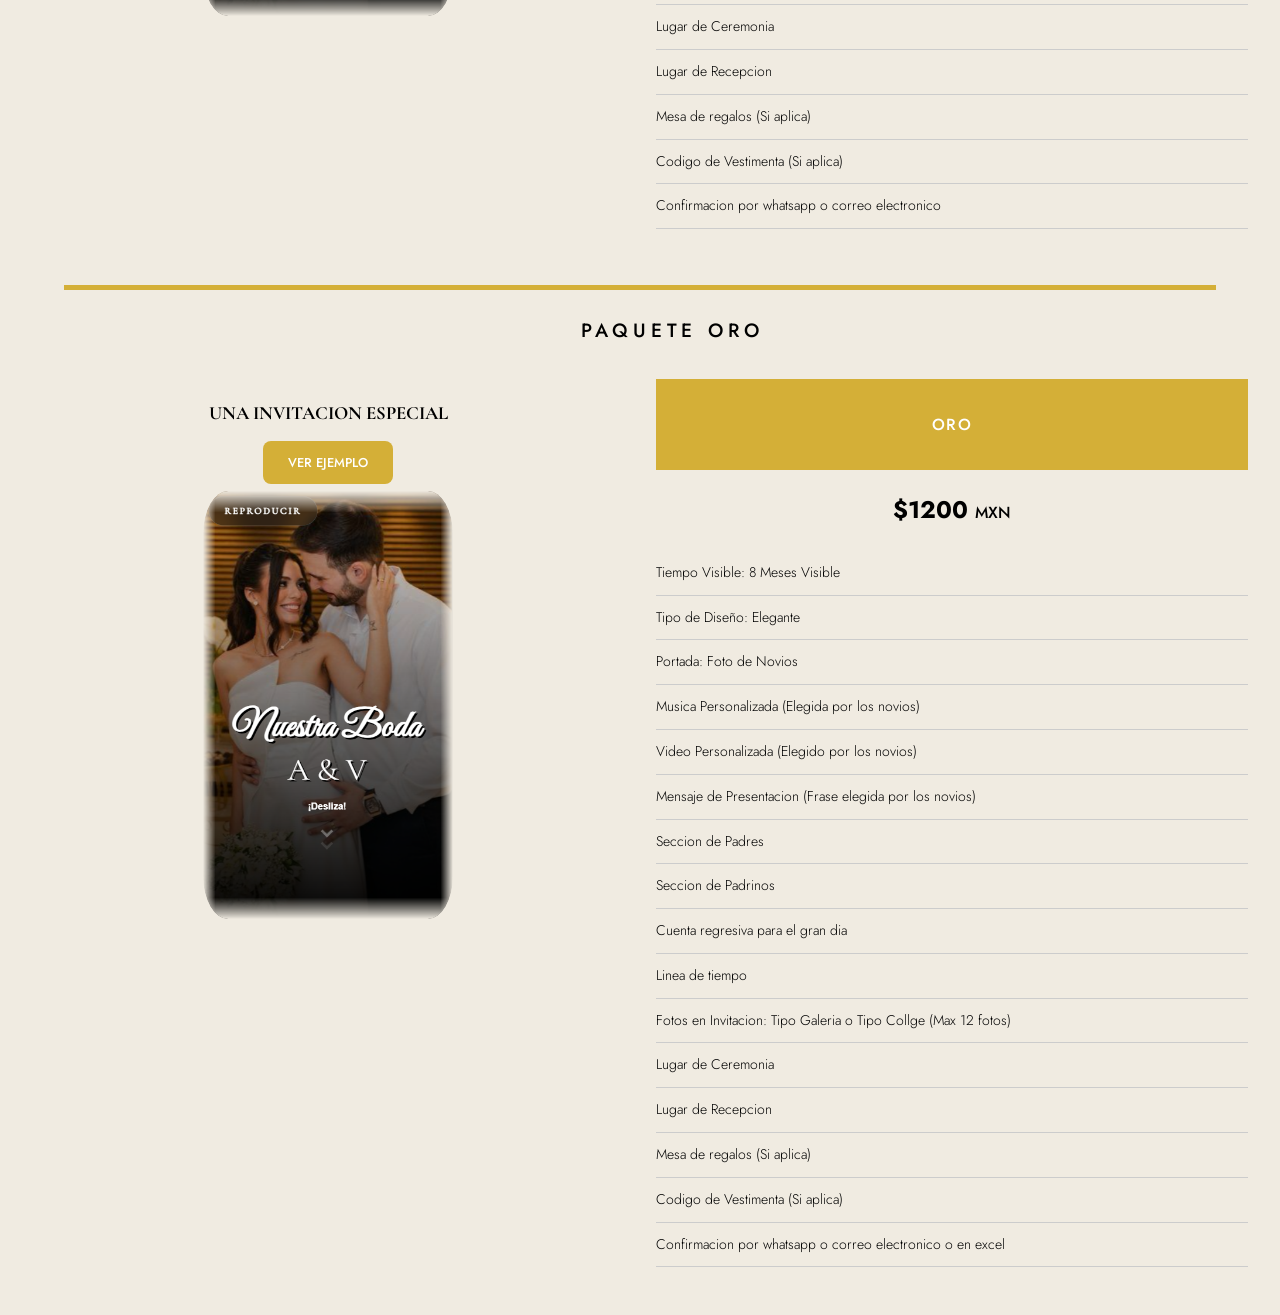
<file: wedding.html>
<!DOCTYPE html>
<html lang="en">
    <head>
        <!-- Titulo Pagina Web -->
        <title>Invitaciones Boda</title>

        <!-- Estilos CSS y Scripts JS -->
        <link rel="stylesheet" href="design.css">
        <script src="script.js" defer></script>

        <!-- Meta Tags -->
        <meta charset="UTF-8">
        <meta name="viewport" content="width=device-width, initial-scale=1.0">
        <meta content="es_MX" property="og:locale"/>
        <meta content="Murillo Invitation Studio — Invitaciones digitales únicas para tus eventos más especiales." name="description"/>
        
        <!-- Fuentes de Google -->
        <link href="https://fonts.googleapis.com" rel="preconnect"/>
        <link crossorigin="" href="https://fonts.gstatic.com" rel="preconnect"/>
        <link rel="stylesheet" href="https://cdnjs.cloudflare.com/ajax/libs/font-awesome/6.5.1/css/all.min.css">
        <link href="https://fonts.googleapis.com/css2?family=Cormorant+Garamond:ital,wght@0,300;0,400;0,600;1,300;1,400&amp;family=Jost:wght@300;400;500&amp;display=swap" rel="stylesheet"/>
    </head>
    <body>
        <!-- Header de navegacion -->
        <header>
            <!-- Nombre de la empresa -->
            <div class="NombreEmpresa">Murillo <span> Invitation </span> Studio </div>

            <!-- Navegacion -->
            <nav>
                <ul>
                    <li><a href="wedding.html">Bodas</a></li>
                    <li><a href="xvyears.html">XV Años</a></li>
                    <li><a href="christening.html">Bautizos</a></li>
                    <li><a href="birthday.html">Cumpleaños</a></li>
                    <li><a href="graduations.html">Graduaciones</a></li>
                </ul>
            </nav>
        </header>

        <!-- Contenido Principal / Home -->
        <section id="Home_Boda">

            <div class="Contenido_Boda">
                <h2 class="Titulo fade-in fade-in-delay-1">Tu boda merece una primera <br> impresion <em>inolvidable</em> 
                    deja que tu invitacion cuente esa historia desde el primer vistazo.</h2>

                <p class="SubTitulo fade-in fade-in-delay-2">Diseños exclusivos que cautivan desde el primer vistazo</p>
                <p class="Descripcion fade-in fade-in-delay-3">Convierte tu evento en una experiencia desde el inicio: una 
                    invitación bien diseñada no se entrega, se siente.</p>

                <div class="BotonCS fade-in fade-in-delay-4">
                    <a class="BotonSolicitarCot" href="#Cotizacion">Solicitar Cotización</a>
                </div>
            </div>
        </section>

        <!-- Tipos de eventos -->
        <section id="Eventos">
            <h2 class="Titulo_Eventos fade-in">PAQUETES PARA TU BODA</h2>
            <h3 class="Subtitulo_Eventos">Selecciona tu estilo para tu dia <em>especial</em></h3>

        <!-- Paquete basico -->
            <div class="Divisor_largo_Basico fade-in"></div>
            <h3 class="Nombre_de_paquete">PAQUETE BASICO</h3>

            <div class="Cuadro_Paquete">
                <div class="Parte_Izquierda">
                    <h3>UNA INVITACION ESPECIAL</h3>

                    <a href="https://Murillo-Invitation-Studio.github.io/Invitation-Studio-Web-Site/assets/invitaciones_pdf/Floral_Essence.pdf" download target="_blank" class="Boton_Descargar_Basico">VER EJEMPLO</a><p>
                    <img src="https://Murillo-Invitation-Studio.github.io/Invitation-Studio-Web-Site/assets/image/Floral_Essence_Image.png" alt="Invitacion de Boda Floral Essence" class="Imagen_Paquete">
                </div>

                <div class="Parte_Derecha">
                    <div class="Cuadro_Pequeño_Basico">BASICO</div>

                    <h2>$300 <span>MXN</span></h2>

                    <ul class="Lista_Paquete">
                        <li>Tipo de Diseño: Basico</li>
                        <li>Mensaje de Presentacion</li>
                        <li>Seccion de Padres</li>
                        <li>Lugar de Ceremonia</li>
                        <li>Lugar de Recepcion</li>
                        <li>Codigo de Vestimenta (Si aplica)</li>
                    </ul>
                </div>
            </div>

            <!-- Paquete Bronce -->
            <div class="Divisor_largo_Bronce fade-in"></div>
            <h3 class="Nombre_de_paquete">PAQUETE BRONCE</h3>

            <div class="Cuadro_Paquete">
                <div class="Parte_Izquierda">
                    <h3>UNA INVITACION ESPECIAL</h3>

                    <a href="https://murillo-invitation-studio.github.io/Wedding_Bronze_Eternal_Love/" download target="_blank" class="Boton_Descargar_Bronce">VER EJEMPLO</a><p>
                    <img src="https://Murillo-Invitation-Studio.github.io/Invitation-Studio-Web-Site/assets/image/Ethernal_Love_Image.png" alt="Invitacion de Boda Bronce Eternal Love" class="Imagen_Paquete">
                </div>

                <div class="Parte_Derecha">
                    <div class="Cuadro_Pequeño_Bronce">BRONCE</div>

                    <h2>$600 <span>MXN</span></h2>

                    <ul class="Lista_Paquete">
                        <li>Tiempo Visible: 4 Meses Visible</li>
                        <li>Tipo de Diseño: Basico</li>
                        <li>Portada: Foto de Novios</li>
                        <li>Mensaje de Presentacion (Frase elegida por los novios)</li>
                        <li>Seccion de Padres</li>
                        <li>Fotos en Invitacion: Tipo Galeria o Tipo Collge (Max 4 fotos)</li>
                        <li>Lugar de Ceremonia</li>
                        <li>Lugar de Recepcion</li>
                        <li>Codigo de Vestimenta (Si aplica)</li>
                        <li>Confirmacion por whatsapp</li>
                    </ul>
                </div>
            </div>

            <!-- Paquete Plata -->
            <div class="Divisor_largo_Plata fade-in"></div>
            <h3 class="Nombre_de_paquete">PAQUETE PLATA</h3>

            <div class="Cuadro_Paquete">
                <div class="Parte_Izquierda">
                    <h3>UNA INVITACION ESPECIAL</h3>

                    <a href="https://murillo-invitation-studio.github.io/Wedding_Silver_Classic_Elegance/" download target="_blank" class="Boton_Descargar_Plata">VER EJEMPLO</a><p>
                    <img src="https://Murillo-Invitation-Studio.github.io/Invitation-Studio-Web-Site/assets/image/Classic_Elegance_Image.png" alt="Invitacion de Boda Plata Classic Elegance" class="Imagen_Paquete">
                </div>

                <div class="Parte_Derecha">
                    <div class="Cuadro_Pequeño_Plata">PLATA</div>

                    <h2>$900 <span>MXN</span></h2>

                    <ul class="Lista_Paquete">
                        <li>Tiempo Visible: 6 Meses Visible</li>
                        <li>Tipo de Diseño: Estandar</li>
                        <li>Portada: Foto de Novios</li>
                        <li>Musica Personalizada (Elegida por los novios)</li>
                        <li>Mensaje de Presentacion (Frase elegida por los novios)</li>
                        <li>Seccion de Padres</li>
                        <li>Seccion de Padrinos</li>
                        <li>Fotos en Invitacion: Tipo Galeria o Tipo Collge (Max 8 fotos)</li>
                        <li>Lugar de Ceremonia</li>
                        <li>Lugar de Recepcion</li>
                        <li>Mesa de regalos (Si aplica)</li>
                        <li>Codigo de Vestimenta (Si aplica)</li>
                        <li>Confirmacion por whatsapp o correo electronico</li>
                    </ul>
                </div>
            </div>

            <!-- Paquete Oro -->
            <div class="Divisor_largo_Oro fade-in"></div>
            <h3 class="Nombre_de_paquete">PAQUETE ORO</h3>

            <div class="Cuadro_Paquete">
                <div class="Parte_Izquierda">
                    <h3>UNA INVITACION ESPECIAL</h3>

                    <a href="https://murillo-invitation-studio.github.io/Wedding_Silver_Classic_Elegance/" download target="_blank" class="Boton_Descargar_Oro">VER EJEMPLO</a><p>
                    <img src="https://Murillo-Invitation-Studio.github.io/Invitation-Studio-Web-Site/assets/image/Classic_Elegance_Image.png" alt="Invitacion de Boda Plata Classic Elegance" class="Imagen_Paquete">
                </div>

                <div class="Parte_Derecha">
                    <div class="Cuadro_Pequeño_Oro">ORO</div>

                    <h2>$1200 <span>MXN</span></h2>

                    <ul class="Lista_Paquete">
                        <li>Tiempo Visible: 8 Meses Visible</li>
                        <li>Tipo de Diseño: Elegante</li>
                        <li>Portada: Foto de Novios</li>
                        <li>Musica Personalizada (Elegida por los novios)</li>
                        <li>Video Personalizada (Elegido por los novios)</li>
                        <li>Mensaje de Presentacion (Frase elegida por los novios)</li>
                        <li>Seccion de Padres</li>
                        <li>Seccion de Padrinos</li>
                        <li>Cuenta regresiva para el gran dia</li>
                        <li>Linea de tiempo</li>
                        <li>Fotos en Invitacion: Tipo Galeria o Tipo Collge (Max 12 fotos)</li>
                        <li>Lugar de Ceremonia</li>
                        <li>Lugar de Recepcion</li>
                        <li>Mesa de regalos (Si aplica)</li>
                        <li>Codigo de Vestimenta (Si aplica)</li>
                        <li>Confirmacion por whatsapp o correo electronico o en excel</li>
                    </ul>
                </div>
            </div>
        </section>
    </body>
</html>
</file>
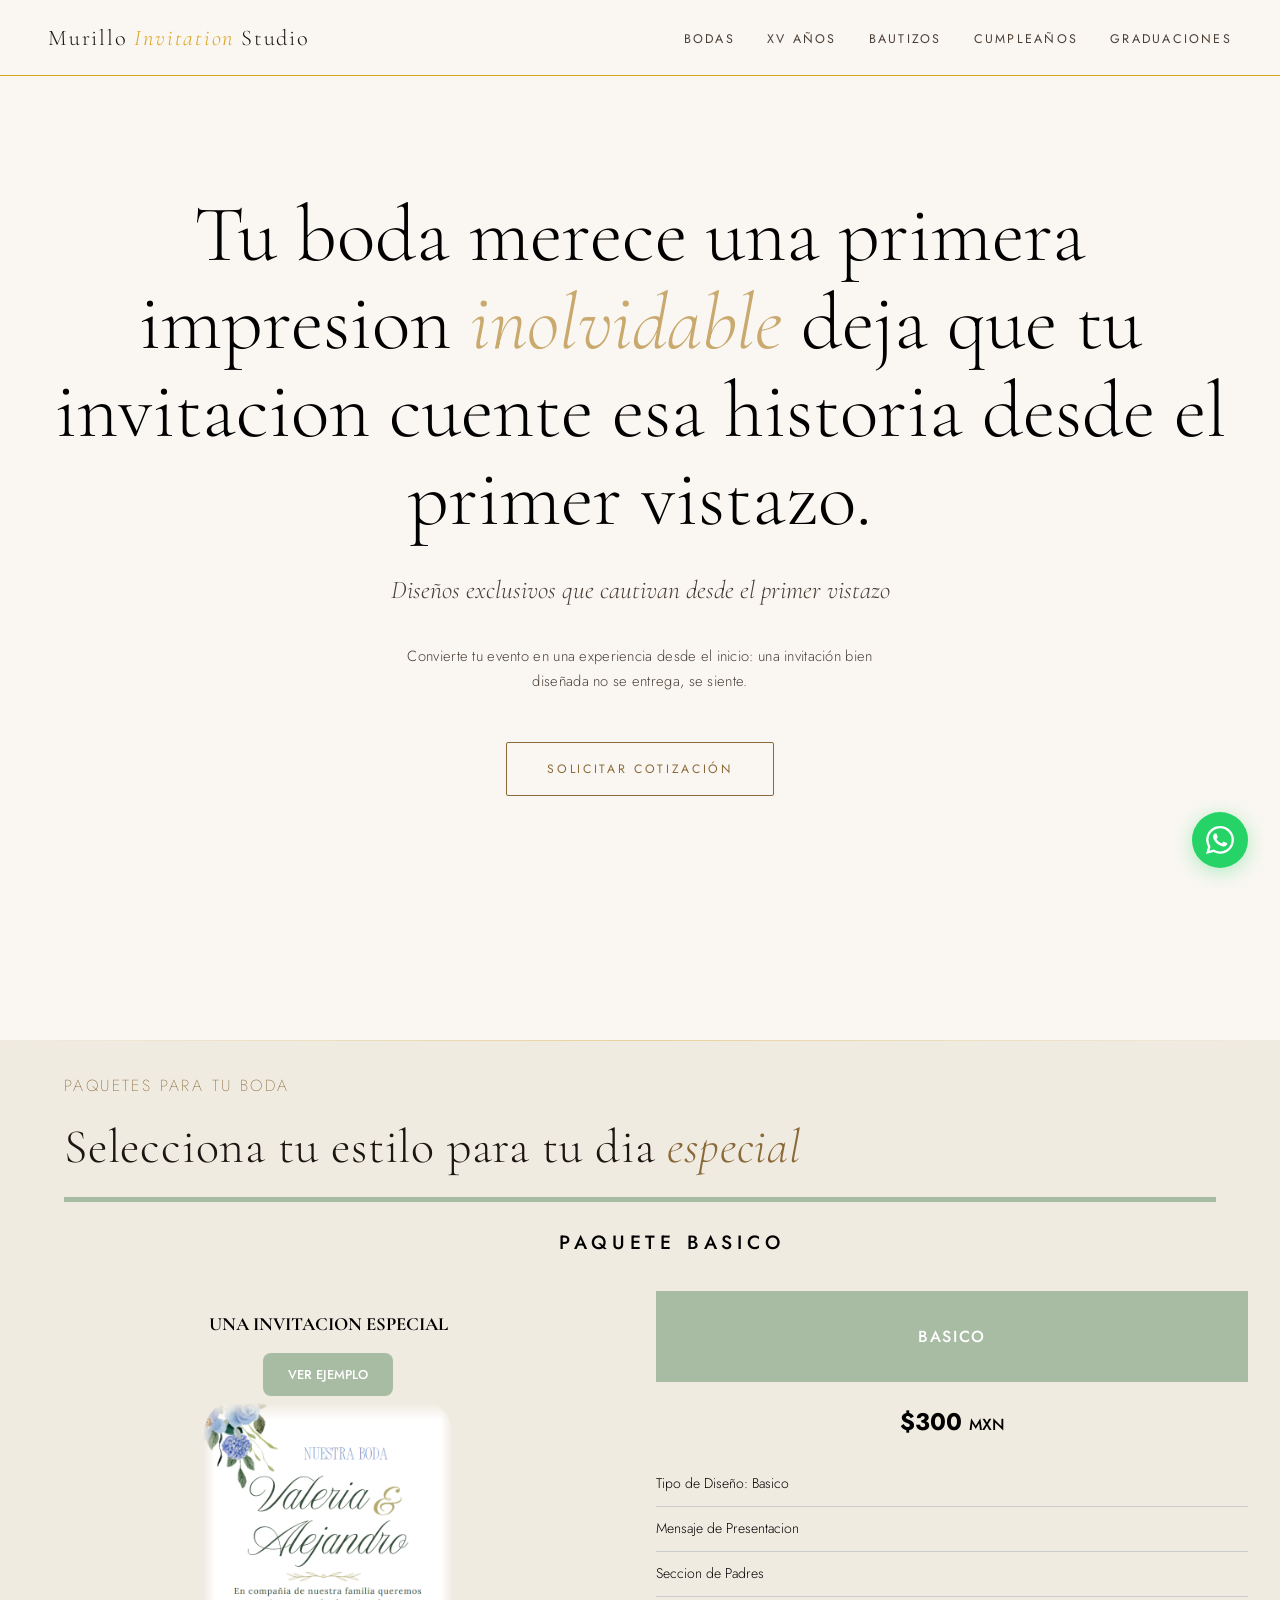
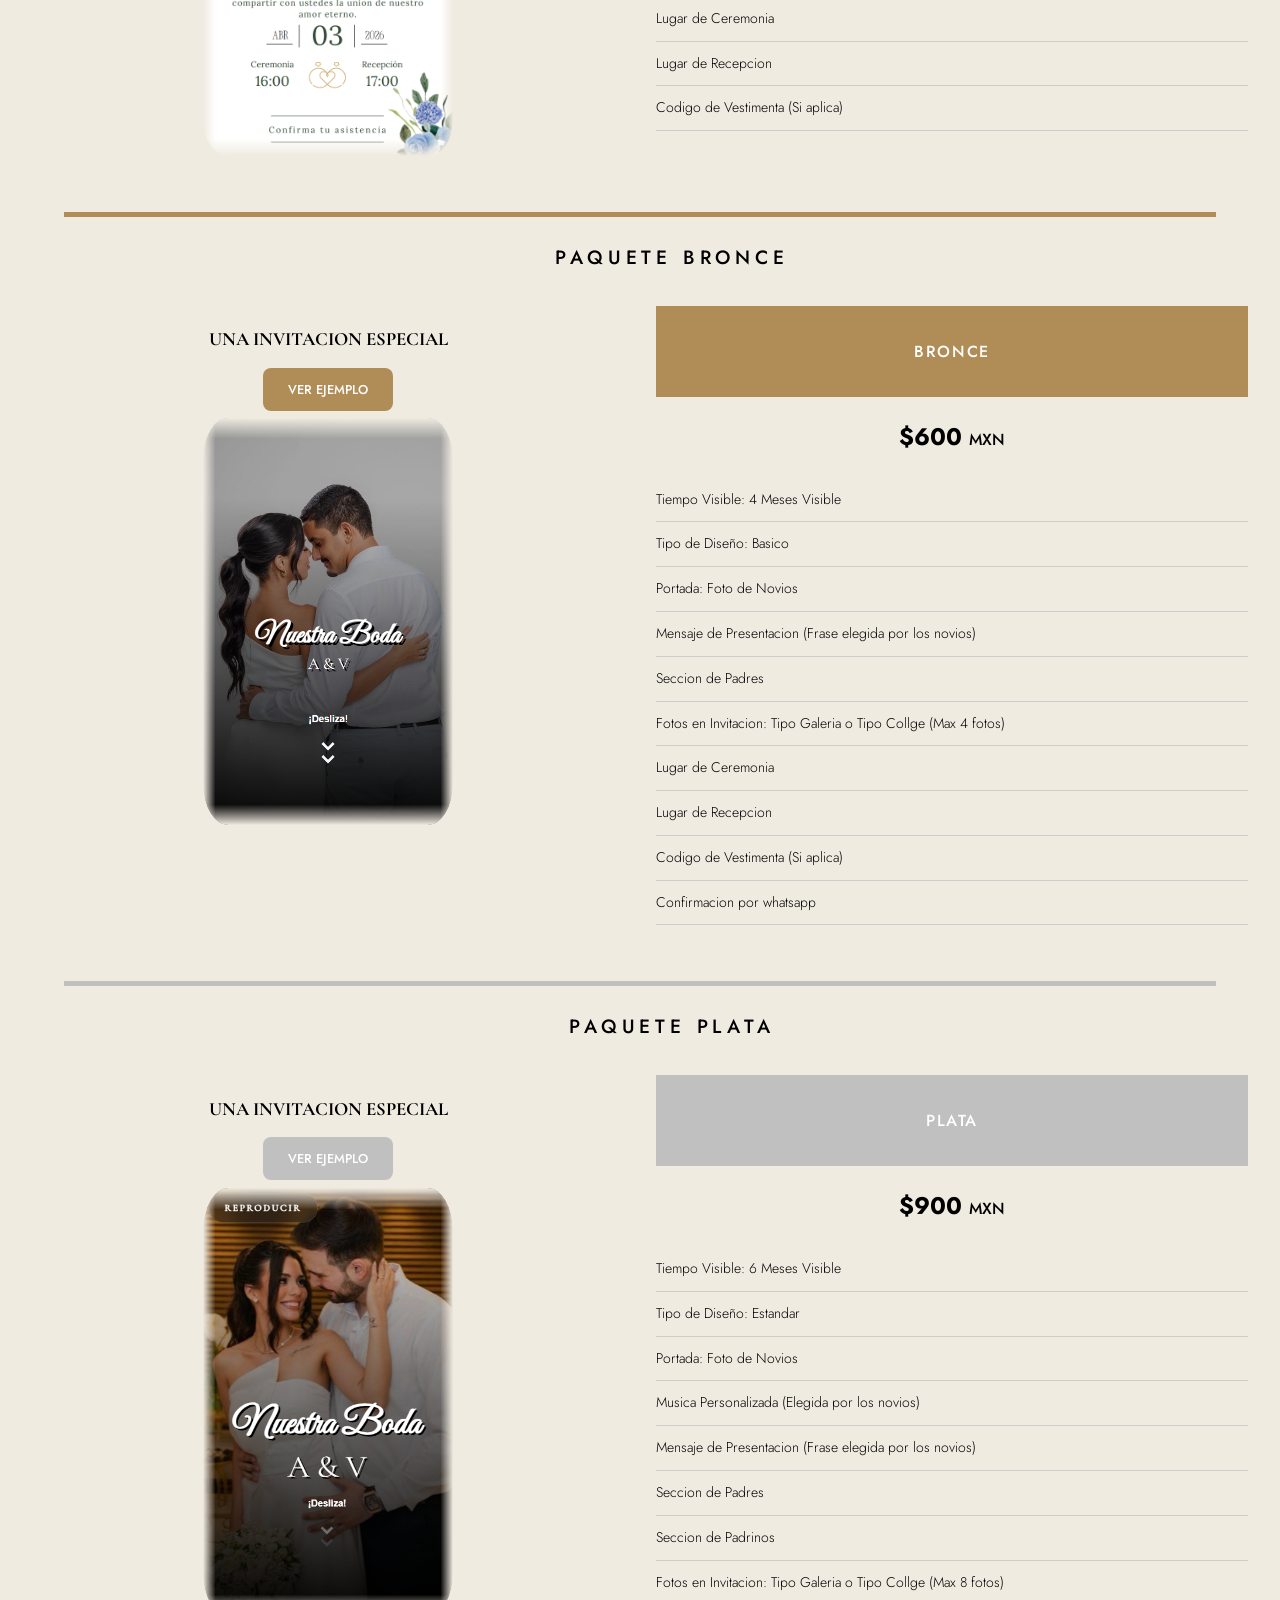
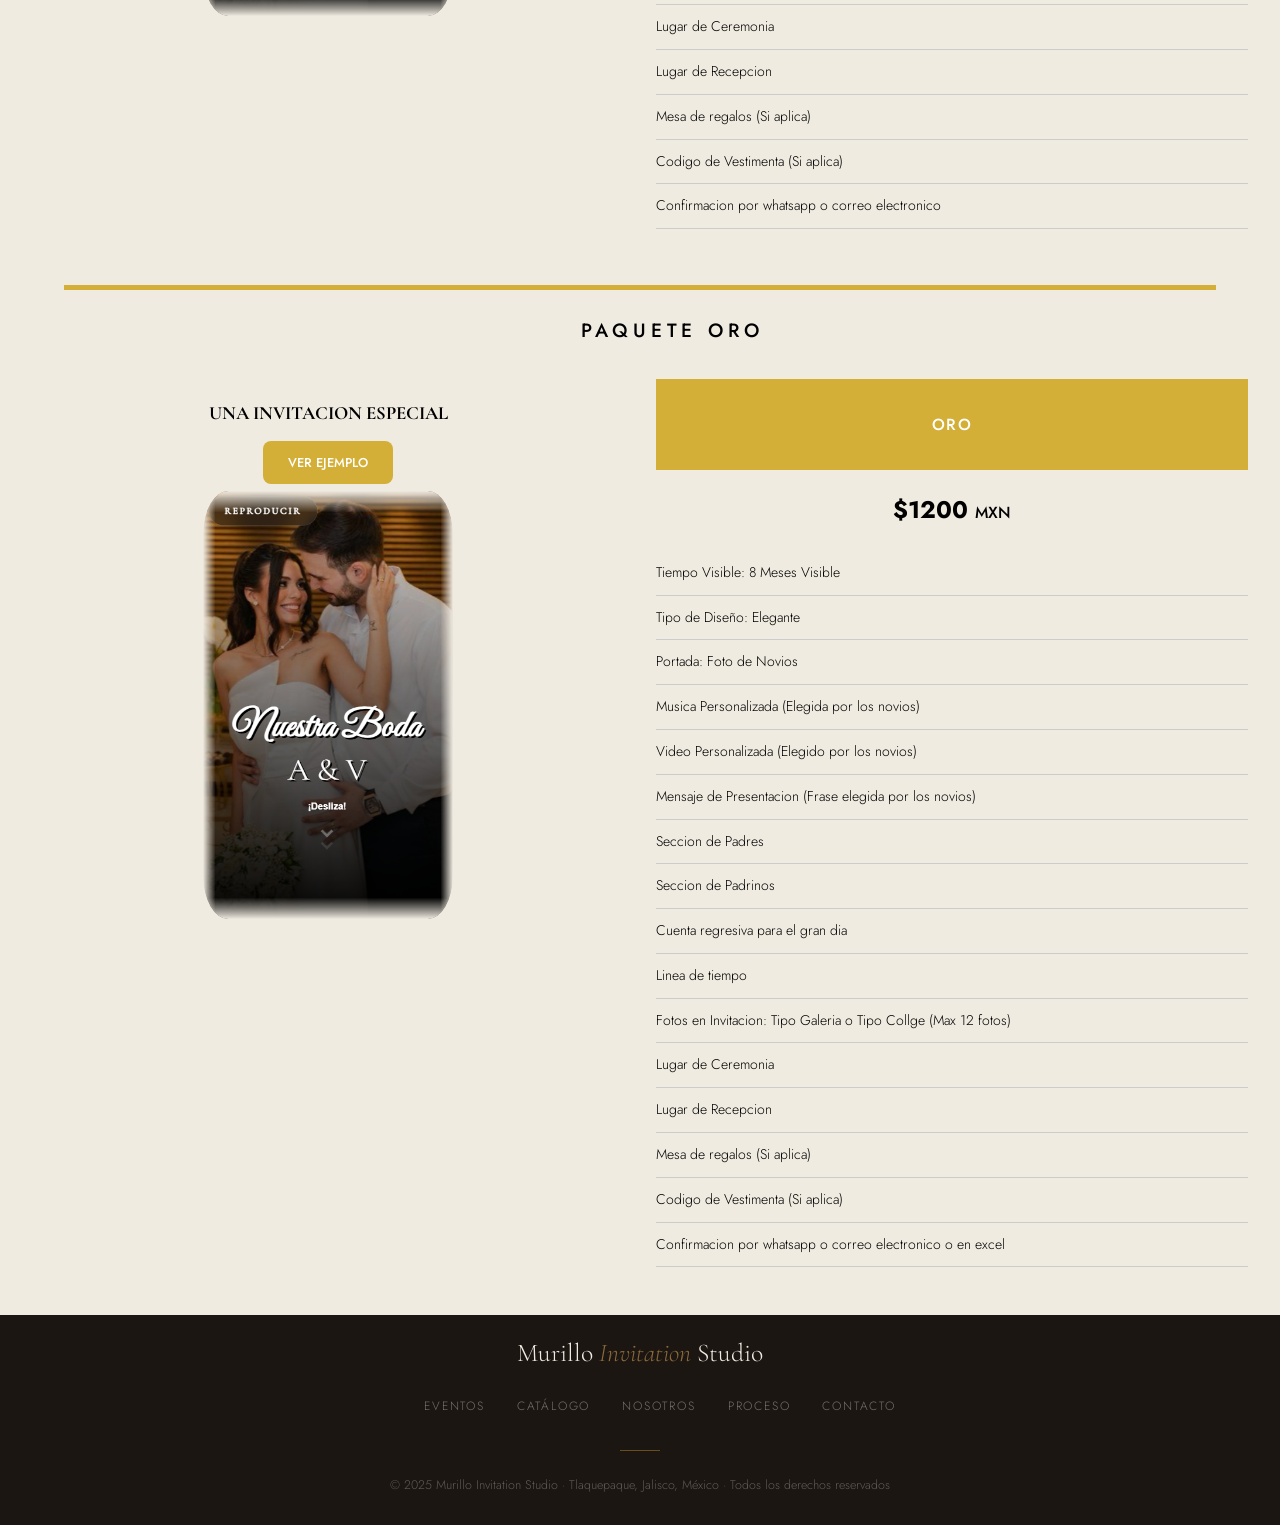
<file: FRONTEND/Pages/wedding.html>
<!DOCTYPE html>
<html lang="en">
    <head>
        <!-- Titulo Pagina Web -->
        <title>Invitaciones Boda</title>

        <!-- Estilos CSS y Scripts JS -->
        <link rel="stylesheet" href="/FRONTEND/CSS/index.css">
        <script src="/FRONTEND/JS/index.js" defer></script>

        <!-- Meta Tags -->
        <meta charset="UTF-8">
        <meta name="viewport" content="width=device-width, initial-scale=1.0">
        <meta content="es_MX" property="og:locale"/>
        <meta content="Murillo Invitation Studio — Invitaciones digitales únicas para tus eventos más especiales." name="description"/>
        
        <!-- Fuentes de Google -->
        <link href="https://fonts.googleapis.com" rel="preconnect"/>
        <link crossorigin="" href="https://fonts.gstatic.com" rel="preconnect"/>
        <link rel="stylesheet" href="https://cdnjs.cloudflare.com/ajax/libs/font-awesome/6.5.1/css/all.min.css">
        <link href="https://fonts.googleapis.com/css2?family=Cormorant+Garamond:ital,wght@0,300;0,400;0,600;1,300;1,400&amp;family=Jost:wght@300;400;500&amp;display=swap" rel="stylesheet"/>
    </head>
    <body>
        <!-- Header de navegacion -->
        <header>
            <!-- Nombre de la empresa -->
            <div class="NombreEmpresa">Murillo <span> Invitation </span> Studio </div>

            <!-- Navegacion -->
            <nav>
                <ul>
                    <li><a href="wedding.html">Bodas</a></li>
                    <li><a href="xvyears.html">XV Años</a></li>
                    <li><a href="christening.html">Bautizos</a></li>
                    <li><a href="birthday.html">Cumpleaños</a></li>
                    <li><a href="graduations.html">Graduaciones</a></li>
                </ul>
            </nav>
        </header>

        <!-- Contenido Principal / Home -->
        <section id="Home_Boda">

            <div class="Contenido_Boda">
                <h2 class="Titulo fade-in fade-in-delay-1">Tu boda merece una primera <br> impresion <em>inolvidable</em> 
                    deja que tu invitacion cuente esa historia desde el primer vistazo.</h2>

                <p class="SubTitulo fade-in fade-in-delay-2">Diseños exclusivos que cautivan desde el primer vistazo</p>
                <p class="Descripcion fade-in fade-in-delay-3">Convierte tu evento en una experiencia desde el inicio: una 
                    invitación bien diseñada no se entrega, se siente.</p>

                <div class="BotonCS fade-in fade-in-delay-4">
                    <a class="BotonSolicitarCot" href="#Cotizacion">Solicitar Cotización</a>
                </div>
            </div>
        </section>

        <!-- Tipos de eventos -->
        <section id="Eventos">
            <h2 class="Titulo_Eventos fade-in">PAQUETES PARA TU BODA</h2>
            <h3 class="Subtitulo_Eventos">Selecciona tu estilo para tu dia <em>especial</em></h3>

        <!-- Paquete basico -->
            <div class="Divisor_largo_Basico fade-in"></div>
            <h3 class="Nombre_de_paquete">PAQUETE BASICO</h3>

            <div class="Cuadro_Paquete">
                <div class="Parte_Izquierda">
                    <h3>UNA INVITACION ESPECIAL</h3>

                    <a href="https://Murillo-Invitation-Studio.github.io/Invitation-Studio-Web-Site/FRONTEND/assets/invitaciones_pdf/Floral_Essence.pdf" download target="_blank" class="Boton_Descargar_Basico">VER EJEMPLO</a><p>
                    <img src="https://Murillo-Invitation-Studio.github.io/Invitation-Studio-Web-Site/FRONTEND/assets/image/Floral_Essence_Image.png" alt="Invitacion de Boda Floral Essence" class="Imagen_Paquete">
                </div>

                <div class="Parte_Derecha">
                    <div class="Cuadro_Pequeño_Basico">BASICO</div>

                    <h2>$300 <span>MXN</span></h2>

                    <ul class="Lista_Paquete">
                        <li>Tipo de Diseño: Basico</li>
                        <li>Mensaje de Presentacion</li>
                        <li>Seccion de Padres</li>
                        <li>Lugar de Ceremonia</li>
                        <li>Lugar de Recepcion</li>
                        <li>Codigo de Vestimenta (Si aplica)</li>
                    </ul>
                </div>
            </div>

            <!-- Paquete Bronce -->
            <div class="Divisor_largo_Bronce fade-in"></div>
            <h3 class="Nombre_de_paquete">PAQUETE BRONCE</h3>

            <div class="Cuadro_Paquete">
                <div class="Parte_Izquierda">
                    <h3>UNA INVITACION ESPECIAL</h3>

                    <a href="https://murillo-invitation-studio.github.io/Wedding_Bronze_Eternal_Love/" download target="_blank" class="Boton_Descargar_Bronce">VER EJEMPLO</a><p>
                    <img src="https://Murillo-Invitation-Studio.github.io/Invitation-Studio-Web-Site/FRONTEND/assets/image/Ethernal_Love_Image.png" alt="Invitacion de Boda Bronce Eternal Love" class="Imagen_Paquete">
                </div>

                <div class="Parte_Derecha">
                    <div class="Cuadro_Pequeño_Bronce">BRONCE</div>

                    <h2>$600 <span>MXN</span></h2>

                    <ul class="Lista_Paquete">
                        <li>Tiempo Visible: 4 Meses Visible</li>
                        <li>Tipo de Diseño: Basico</li>
                        <li>Portada: Foto de Novios</li>
                        <li>Mensaje de Presentacion (Frase elegida por los novios)</li>
                        <li>Seccion de Padres</li>
                        <li>Fotos en Invitacion: Tipo Galeria o Tipo Collge (Max 4 fotos)</li>
                        <li>Lugar de Ceremonia</li>
                        <li>Lugar de Recepcion</li>
                        <li>Codigo de Vestimenta (Si aplica)</li>
                        <li>Confirmacion por whatsapp</li>
                    </ul>
                </div>
            </div>

            <!-- Paquete Plata -->
            <div class="Divisor_largo_Plata fade-in"></div>
            <h3 class="Nombre_de_paquete">PAQUETE PLATA</h3>

            <div class="Cuadro_Paquete">
                <div class="Parte_Izquierda">
                    <h3>UNA INVITACION ESPECIAL</h3>

                    <a href="https://murillo-invitation-studio.github.io/Wedding_Silver_Classic_Elegance/" download target="_blank" class="Boton_Descargar_Plata">VER EJEMPLO</a><p>
                    <img src="https://Murillo-Invitation-Studio.github.io/Invitation-Studio-Web-Site/FRONTEND/assets/image/Classic_Elegance_Image.png" alt="Invitacion de Boda Plata Classic Elegance" class="Imagen_Paquete">
                </div>

                <div class="Parte_Derecha">
                    <div class="Cuadro_Pequeño_Plata">PLATA</div>

                    <h2>$900 <span>MXN</span></h2>

                    <ul class="Lista_Paquete">
                        <li>Tiempo Visible: 6 Meses Visible</li>
                        <li>Tipo de Diseño: Estandar</li>
                        <li>Portada: Foto de Novios</li>
                        <li>Musica Personalizada (Elegida por los novios)</li>
                        <li>Mensaje de Presentacion (Frase elegida por los novios)</li>
                        <li>Seccion de Padres</li>
                        <li>Seccion de Padrinos</li>
                        <li>Fotos en Invitacion: Tipo Galeria o Tipo Collge (Max 8 fotos)</li>
                        <li>Lugar de Ceremonia</li>
                        <li>Lugar de Recepcion</li>
                        <li>Mesa de regalos (Si aplica)</li>
                        <li>Codigo de Vestimenta (Si aplica)</li>
                        <li>Confirmacion por whatsapp o correo electronico</li>
                    </ul>
                </div>
            </div>

            <!-- Paquete Oro -->
            <div class="Divisor_largo_Oro fade-in"></div>
            <h3 class="Nombre_de_paquete">PAQUETE ORO</h3>

            <div class="Cuadro_Paquete">
                <div class="Parte_Izquierda">
                    <h3>UNA INVITACION ESPECIAL</h3>

                    <a href="https://murillo-invitation-studio.github.io/Wedding_Silver_Classic_Elegance/" download target="_blank" class="Boton_Descargar_Oro">VER EJEMPLO</a><p>
                    <img src="https://Murillo-Invitation-Studio.github.io/Invitation-Studio-Web-Site/FRONTEND/assets/image/Classic_Elegance_Image.png" alt="Invitacion de Boda Plata Classic Elegance" class="Imagen_Paquete">
                </div>

                <div class="Parte_Derecha">
                    <div class="Cuadro_Pequeño_Oro">ORO</div>

                    <h2>$1200 <span>MXN</span></h2>

                    <ul class="Lista_Paquete">
                        <li>Tiempo Visible: 8 Meses Visible</li>
                        <li>Tipo de Diseño: Elegante</li>
                        <li>Portada: Foto de Novios</li>
                        <li>Musica Personalizada (Elegida por los novios)</li>
                        <li>Video Personalizada (Elegido por los novios)</li>
                        <li>Mensaje de Presentacion (Frase elegida por los novios)</li>
                        <li>Seccion de Padres</li>
                        <li>Seccion de Padrinos</li>
                        <li>Cuenta regresiva para el gran dia</li>
                        <li>Linea de tiempo</li>
                        <li>Fotos en Invitacion: Tipo Galeria o Tipo Collge (Max 12 fotos)</li>
                        <li>Lugar de Ceremonia</li>
                        <li>Lugar de Recepcion</li>
                        <li>Mesa de regalos (Si aplica)</li>
                        <li>Codigo de Vestimenta (Si aplica)</li>
                        <li>Confirmacion por whatsapp o correo electronico o en excel</li>
                    </ul>
                </div>
            </div>
        </section>

        <!-- Pie de pagina -->
        <footer>
            <div class="Pie_de_Pagina_Logo">Murillo <em>Invitation</em> Studio</div>
            <ul class="Pie_de_Pagina_Lista">
                <li><a href="#Eventos">Eventos</a></li>
                <li><a href="#Catalago">Catálogo</a></li>
                <li><a href="#Porque_Elegirnos">Nosotros</a></li>
                <li><a href="#Proceso">Proceso</a></li>
                <li><a href="#Contacto">Contacto</a></li>
            </ul>

            <div class="Pie_de_Pagina_Divisor"></div>
            <p class="Pie_de_Pagina_Copia">© 2025 Murillo Invitation Studio · Tlaquepaque, Jalisco, México · Todos los derechos reservados</p>
        </footer>
        
        <!-- Boton de whatsapp flotante -->
        <a aria-label="Contactar por WhatsApp" class="Boton_Whats_flotante" href="https://wa.me/523317639919" target="_blank">
            <svg viewbox="0 0 24 24" xmlns="http://www.w3.org/2000/svg">
                <path d="M17.472 14.382c-.297-.149-1.758-.867-2.03-.967-.273-.099-.471-.148-.67.15-.197.297-.767.966-.94 1.164-.173.199-.347.223-.644.075-.297-.15-1.255-.463-2.39-1.475-.883-.788-1.48-1.761-1.653-2.059-.173-.297-.018-.458.13-.606.134-.133.298-.347.446-.52.149-.174.198-.298.298-.497.099-.198.05-.371-.025-.52-.075-.149-.669-1.612-.916-2.207-.242-.579-.487-.5-.669-.51-.173-.008-.371-.01-.57-.01-.198 0-.52.074-.792.372-.272.297-1.04 1.016-1.04 2.479 0 1.462 1.065 2.875 1.213 3.074.149.198 2.096 3.2 5.077 4.487.709.306 1.262.489 1.694.625.712.227 1.36.195 1.871.118.571-.085 1.758-.719 2.006-1.413.248-.694.248-1.289.173-1.413-.074-.124-.272-.198-.57-.347m-5.421 7.403h-.004a9.87 9.87 0 01-5.031-1.378l-.361-.214-3.741.982.998-3.648-.235-.374a9.86 9.86 0 01-1.51-5.26c.001-5.45 4.436-9.884 9.888-9.884 2.64 0 5.122 1.03 6.988 2.898a9.825 9.825 0 012.893 6.994c-.003 5.45-4.437 9.884-9.885 9.884m8.413-18.297A11.815 11.815 0 0012.05 0C5.495 0 .16 5.335.157 11.892c0 2.096.547 4.142 1.588 5.945L.057 24l6.305-1.654a11.882 11.882 0 005.683 1.448h.005c6.554 0 11.89-5.335 11.893-11.893a11.821 11.821 0 00-3.48-8.413z"></path>
            </svg>
        </a>
    </body>
</html>
</file>
<file: design.css>
@charset "UTF-8";
body {
  font-family: "Jost", sans-serif;
  background: #FAF7F2;
  color: #000;
  font-weight: 300;
  line-height: 1.7;
  overflow-x: hidden;
  margin: 0;
}
body ::before {
  content: "";
  position: fixed;
  inset: 0;
  pointer-events: none;
  z-index: 0;
  opacity: 0.35;
}

header {
  position: relative;
  top: 0;
  left: 0;
  right: 0;
  z-index: 100;
  padding: 0.5rem 3rem;
  display: flex;
  align-items: center;
  justify-content: space-between;
  background: #FAF7F2;
  backdrop-filter: blur(12px);
  border-bottom: 1px solid #DAA520;
  transition: background 0.3s;
}
header .NombreEmpresa {
  font-family: "Cormorant Garamond", serif;
  font-size: 1.4rem;
  font-weight: 300;
  letter-spacing: 0.08em;
  color: #1C1612;
  text-decoration: none;
}
header .NombreEmpresa span {
  color: #DAA520;
  font-style: italic;
}
header nav ul {
  list-style: none;
  display: flex;
  gap: 2rem;
}
header nav a {
  font-family: "Jost", sans-serif;
  font-size: 0.78rem;
  font-weight: 400;
  letter-spacing: 0.18em;
  text-transform: uppercase;
  color: #4A3F35;
  text-decoration: none;
  position: relative;
  transition: color 0.3s;
}
header nav a::after {
  content: "";
  position: absolute;
  bottom: -2px;
  left: 0;
  right: 100%;
  height: 1px;
  background: #DAA520;
  transition: right 0.35s ease;
}
header nav a:hover {
  color: #000;
}
header nav a:hover::after {
  right: 0;
}

#Home {
  min-height: 100vh;
  display: flex;
  justify-content: center;
  text-align: center;
  padding: 3rem;
  position: relative;
  z-index: 2;
}
#Home .Contenido .TagContenido {
  display: inline-flex;
  text-align: center;
  justify-content: center;
  font-size: 0.3rem;
  letter-spacing: 0.3rem;
  text-transform: uppercase;
  border: 1px solid #DAA520;
  padding: 0.4rem 1rem;
  margin-bottom: 0;
  border-radius: 2px;
}
#Home .Contenido .TagContenido .Tag {
  color: #C9A96E;
  font-family: "Jost", sans-serif;
}
#Home .Contenido .Titulo {
  font-family: "Cormorant Garamond", serif;
  font-size: clamp(5rem, 3vw, 5rem);
  font-weight: 300;
  line-height: 1.1;
  margin-bottom: 0;
}
#Home .Contenido .Titulo em {
  color: #C9A96E;
}
#Home .Contenido .SubTitulo {
  font-family: "Cormorant Garamond", serif;
  font-size: clamp(1.2rem, 2.5vw, 1.6rem);
  font-weight: 300;
  font-style: italic;
  color: #4A3F35;
  margin-bottom: 2rem;
}
#Home .Contenido .Descripcion {
  font-size: 0.92rem;
  color: #4A3F35;
  max-width: 480px;
  margin: 0 auto 3rem;
  letter-spacing: 0.02em;
}
#Home .Contenido .BotonCS {
  display: flex;
  gap: 1.5rem;
  justify-content: center;
}
#Home .Contenido .BotonCS .BotonCatalago {
  display: inline-block;
  font-family: "Jost", sans-serif;
  font-size: 0.76rem;
  font-weight: 400;
  letter-spacing: 0.22em;
  text-transform: uppercase;
  color: #fff;
  background: #8B6A3A;
  border: none;
  padding: 1rem 2.5rem;
  text-decoration: none;
  border-radius: 2px;
  transition: background 0.3s, transform 0.2s;
}
#Home .Contenido .BotonCS .BotonCatalago:hover {
  background: #DAA520;
  transform: translateY(-2px);
}
#Home .Contenido .BotonCS .BotonSolicitarCot {
  display: inline-block;
  font-family: "Jost", sans-serif;
  font-size: 0.76rem;
  font-weight: 400;
  letter-spacing: 0.22em;
  text-transform: uppercase;
  color: #8B6A3A;
  background: transparent;
  border: 1px solid #8B6A3A;
  padding: 1rem 2.5rem;
  text-decoration: none;
  border-radius: 2px;
  transition: background 0.3s, transform 0.2s;
}
#Home .Contenido .BotonCS .BotonSolicitarCot:hover {
  color: #fff;
  background: #8B6A3A;
  transform: translateY(-2px);
}

#Home_Boda {
  min-height: 100vh;
  display: flex;
  justify-content: center;
  text-align: center;
  padding: 3rem;
  position: relative;
  z-index: 2;
  margin: 0 0 9rem 0;
}
#Home_Boda .Contenido_Boda .Titulo {
  font-family: "Cormorant Garamond", serif;
  font-size: clamp(5rem, 3vw, 5rem);
  font-weight: 300;
  line-height: 1.1;
  margin-bottom: 0;
}
#Home_Boda .Contenido_Boda .Titulo em {
  color: #C9A96E;
}
#Home_Boda .Contenido_Boda .SubTitulo {
  font-family: "Cormorant Garamond", serif;
  font-size: clamp(1.2rem, 2.5vw, 1.6rem);
  font-weight: 300;
  font-style: italic;
  color: #4A3F35;
  margin-bottom: 2rem;
}
#Home_Boda .Contenido_Boda .Descripcion {
  font-size: 0.92rem;
  color: #4A3F35;
  max-width: 480px;
  margin: 0 auto 3rem;
  letter-spacing: 0.02em;
}
#Home_Boda .Contenido_Boda .BotonCS {
  display: flex;
  gap: 1.5rem;
  justify-content: center;
}
#Home_Boda .Contenido_Boda .BotonCS .BotonSolicitarCot {
  display: inline-block;
  font-family: "Jost", sans-serif;
  font-size: 0.76rem;
  font-weight: 400;
  letter-spacing: 0.22em;
  text-transform: uppercase;
  color: #8B6A3A;
  background: transparent;
  border: 1px solid #8B6A3A;
  padding: 1rem 2.5rem;
  text-decoration: none;
  border-radius: 2px;
  transition: background 0.3s, transform 0.2s;
}
#Home_Boda .Contenido_Boda .BotonCS .BotonSolicitarCot:hover {
  color: #fff;
  background: #8B6A3A;
  transform: translateY(-2px);
}

#Eventos {
  background: #F0EBE1;
  position: relative;
  margin-top: -11rem;
}
#Eventos::before {
  content: "";
  position: absolute;
  top: 0;
  left: 0;
  right: 0;
  height: 1px;
  background: linear-gradient(90deg, transparent, #DAA520, transparent);
}
#Eventos .Titulo_Eventos {
  font-size: clamp(1rem, 1vw, 2.5rem);
  font-weight: 200;
  margin: 0 0 0 4rem;
  padding: 2rem 0 0 0;
  color: #8B6A3A;
  letter-spacing: 0.15rem;
}
#Eventos .Subtitulo_Eventos {
  font-family: "Cormorant Garamond", serif;
  font-size: clamp(3rem, 3vw, 1.5rem);
  font-weight: 200;
  margin: 0 0 0 4rem;
  padding: 0.5rem 0 0 0;
  color: #1C1612;
  letter-spacing: 0.05rem;
}
#Eventos .Subtitulo_Eventos em {
  color: #8B6A3A;
}
#Eventos .Divisor_corto {
  width: 50px;
  height: 1px;
  background: #C9A96E;
  margin: 0.5rem 0 1.5rem 4rem;
}
#Eventos .Divisor_largo_Basico {
  width: 90%;
  height: 5px;
  background: #A8BBA3;
  margin: 0.5rem 0 1.5rem 4rem;
}
#Eventos .Divisor_largo_Bronce {
  width: 90%;
  height: 5px;
  background: #B08D57;
  margin: 0.5rem 0 1.5rem 4rem;
}
#Eventos .Divisor_largo_Plata {
  width: 90%;
  height: 5px;
  background: #C0C0C0;
  margin: 0.5rem 0 1.5rem 4rem;
}
#Eventos .Divisor_largo_Oro {
  width: 90%;
  height: 5px;
  background: #D4AF37;
  margin: 0.5rem 0 1.5rem 4rem;
}
#Eventos .Nombre_de_paquete {
  text-align: center;
  font-size: clamp(1rem, 1.5vw, 3rem);
  font-weight: 500;
  margin: 0 0 0 4rem;
  padding: 0 0 0 0;
  color: #000;
  letter-spacing: 0.3rem;
}
#Eventos .Descripcion_Eventos {
  font-size: 1rem;
  color: #4A3F35;
  max-width: 480px;
  margin: 0 0 0 4rem;
}
#Eventos .Eventos_Grid {
  display: grid;
  grid-template-columns: repeat(auto-fit, minmax(260px, 1fr));
  gap: 2px;
  padding: 1rem 4rem;
  margin-top: 1rem;
}
#Eventos .Eventos_Grid .Evento_Card {
  background: #FAF7F2;
  padding: 2.5rem 2rem;
  position: relative;
  overflow: hidden;
  transition: background 0.4s;
  cursor: default;
  display: flex;
  flex-direction: column;
}
#Eventos .Eventos_Grid .Evento_Card ::before {
  content: "";
  position: absolute;
  bottom: 0;
  left: 0;
  right: 0;
  height: 2px;
  background: #DAA520;
  transform: scaleX(0);
  transform-origin: left;
  transition: transform 0.4s ease;
}
#Eventos .Eventos_Grid .Evento_Card:hover {
  background: #F0EBE1;
}
#Eventos .Eventos_Grid .Evento_Card:hover::before {
  transform: scaleX(1);
}
#Eventos .Eventos_Grid .Evento_Card .Ver_Invitaciones {
  display: block;
  margin: 0 auto;
  margin-top: auto;
  align-self: center;
  width: 45%;
  text-align: center;
  font-size: 0.8rem;
  padding: 6px 15px;
  background-color: #F0EBE1;
  color: #8B6A3A;
  text-decoration: none;
  border-radius: 8px;
  border: 1px solid #8B6A3A;
}
#Eventos .Eventos_Grid .Evento_Card .Ver_Invitaciones:hover {
  background-color: #8B6A3A;
  color: #FAF7F2;
}
#Eventos .Eventos_Grid .Evento_Icono {
  font-size: 2rem;
  margin-bottom: 1.2rem;
  display: block;
}
#Eventos .Eventos_Grid .Evento_Nombre {
  font-family: "Cormorant Garamond", serif;
  font-size: 1.4rem;
  font-weight: 300;
  color: #1C1612;
  margin-bottom: 0.6rem;
}
#Eventos .Eventos_Grid .Evento_Descripcion {
  font-size: 0.85rem;
  color: #4A3F35;
  line-height: 1.7;
}
#Eventos .Eventos_Grid .Evento_Num {
  position: absolute;
  top: 1.5rem;
  right: 1.5rem;
  font-family: "Cormorant Garamond", serif;
  font-size: 3rem;
  font-weight: 300;
  color: rgba(201, 169, 110, 0.12);
  line-height: 1;
}
#Eventos .Cuadro_Paquete {
  display: grid;
  grid-template-columns: 1fr 1fr;
  gap: 2rem;
  padding: 2rem;
  align-items: start;
}
#Eventos .Cuadro_Paquete .Parte_Izquierda {
  text-align: center;
}
#Eventos .Cuadro_Paquete .Parte_Izquierda h3 {
  font-family: "Cormorant Garamond", serif;
}
#Eventos .Cuadro_Paquete .Parte_Izquierda .Boton_Descargar_Oro,
#Eventos .Cuadro_Paquete .Parte_Izquierda .Boton_Descargar_Plata,
#Eventos .Cuadro_Paquete .Parte_Izquierda .Boton_Descargar_Bronce,
#Eventos .Cuadro_Paquete .Parte_Izquierda .Boton_Descargar_Basico {
  background-color: #A8BBA3;
  color: white;
  padding: 12px 25px;
  text-decoration: none;
  border-radius: 8px;
  transition: 0.3s;
  font-weight: 500;
  font-size: 0.8rem;
}
#Eventos .Cuadro_Paquete .Parte_Izquierda .Boton_Descargar_Oro:hover,
#Eventos .Cuadro_Paquete .Parte_Izquierda .Boton_Descargar_Plata:hover,
#Eventos .Cuadro_Paquete .Parte_Izquierda .Boton_Descargar_Bronce:hover,
#Eventos .Cuadro_Paquete .Parte_Izquierda .Boton_Descargar_Basico:hover {
  background-color: #4A3F35;
}
#Eventos .Cuadro_Paquete .Parte_Izquierda .Boton_Descargar_Bronce {
  background-color: #B08D57;
}
#Eventos .Cuadro_Paquete .Parte_Izquierda .Boton_Descargar_Plata {
  background-color: #C0C0C0;
}
#Eventos .Cuadro_Paquete .Parte_Izquierda .Boton_Descargar_Oro {
  background-color: #D4AF37;
}
#Eventos .Cuadro_Paquete .Parte_Derecha {
  text-align: center;
}
#Eventos .Cuadro_Paquete .Parte_Derecha .Cuadro_Pequeño_Oro,
#Eventos .Cuadro_Paquete .Parte_Derecha .Cuadro_Pequeño_Bronce,
#Eventos .Cuadro_Paquete .Parte_Derecha .Cuadro_Pequeño_Plata,
#Eventos .Cuadro_Paquete .Parte_Derecha .Cuadro_Pequeño_Basico {
  background-color: #A8BBA3;
  padding: 2rem;
  color: white;
  font-weight: 500;
  letter-spacing: 0.1rem;
}
#Eventos .Cuadro_Paquete .Parte_Derecha .Cuadro_Pequeño_Bronce {
  background-color: #B08D57;
}
#Eventos .Cuadro_Paquete .Parte_Derecha .Cuadro_Pequeño_Plata {
  background-color: #C0C0C0;
}
#Eventos .Cuadro_Paquete .Parte_Derecha .Cuadro_Pequeño_Oro {
  background-color: #D4AF37;
}
#Eventos .Cuadro_Paquete .Parte_Derecha h2 {
  text-align: center;
}
#Eventos .Cuadro_Paquete .Parte_Derecha h2 span {
  font-weight: 500;
  font-size: 1rem;
}
#Eventos .Cuadro_Paquete .Parte_Derecha .Lista_Paquete {
  list-style: none;
  padding: 0;
  text-align: left;
}
#Eventos .Cuadro_Paquete .Parte_Derecha .Lista_Paquete li {
  display: flex;
  align-items: center;
  gap: 12px;
  border-bottom: 1px solid #ccc;
  padding: 10px 0;
  font-size: 14px;
}

#Catalago {
  max-width: 1400px;
  margin: 0 0;
}
#Catalago .Catalago_Cabecera {
  display: grid;
  gap: 4rem;
  align-items: end;
  margin-bottom: 3rem;
}
#Catalago .Catalago_Cabecera .Titulo_Catalago {
  font-size: clamp(1rem, 1vw, 2.5rem);
  font-weight: 200;
  margin: 0 0 -5rem 4rem;
  padding: 2rem 0 0 0;
  color: #8B6A3A;
  letter-spacing: 0.15rem;
}
#Catalago .Catalago_Cabecera .Subtitulo_Catalago {
  font-family: "Cormorant Garamond", serif;
  font-size: clamp(3rem, 3vw, 1.5rem);
  font-weight: 200;
  margin: 0 0 -4rem 4rem;
  padding: 0.5rem 0 0 0;
  color: #1C1612;
  letter-spacing: 0.05rem;
}
#Catalago .Catalago_Cabecera .Subtitulo_Catalago em {
  color: #8B6A3A;
}
#Catalago .Catalago_Cabecera .Divisor_corto {
  width: 50px;
  height: 1px;
  background: #C9A96E;
  margin: 0 0 0 4rem;
}
#Catalago .Catalago_Cabecera .Descripcion_Catalago {
  font-size: 1rem;
  color: #4A3F35;
  max-width: 600px;
  margin: -3rem 0 -1rem 4rem;
}
#Catalago .Catalago_Cabecera .Catalago_Filtro {
  display: flex;
  gap: 0.5rem;
  flex-wrap: wrap;
  margin: 0 0 0 4rem;
}
#Catalago .Catalago_Cabecera .Catalago_Filtro .filter-btn {
  font-family: "Jost", sans-serif;
  font-size: 0.72rem;
  letter-spacing: 0.15em;
  text-transform: uppercase;
  color: #000;
  background: none;
  border: 1px solid #8B6A3A;
  padding: 0.45rem 1rem;
  cursor: pointer;
  border-radius: 2px;
  transition: all 0.25s;
}
#Catalago .Catalago_Cabecera .Catalago_Filtro .filter-btn:hover,
#Catalago .Catalago_Cabecera .Catalago_Filtro .filter-btn.active {
  background: #8B6A3A;
  color: #fff;
  border-color: #8B6A3A;
}
#Catalago .Catalago_Grid {
  display: grid;
  grid-template-columns: repeat(auto-fill, minmax(280px, 1fr));
  gap: 1.5rem;
  padding: 1rem 4rem;
}
#Catalago .Catalago_Grid .Catalago_Item {
  border-radius: 4px;
  overflow: hidden;
  background: #fff;
  box-shadow: 0 2px 20px rgba(28, 22, 18, 0.06);
  transition: transform 0.35s, box-shadow 0.35s;
}
#Catalago .Catalago_Grid .Catalago_Item :hover {
  transform: translateY(-6px);
  box-shadow: 0 12px 40px rgba(28, 22, 18, 0.12);
}
#Catalago .Catalago_Grid .Catalago_Item .Catalago_Prevista_Bautizo,
#Catalago .Catalago_Grid .Catalago_Item .Catalago_Prevista_Fiesta,
#Catalago .Catalago_Grid .Catalago_Item .Catalago_Prevista_XV,
#Catalago .Catalago_Grid .Catalago_Item .Catalago_Prevista_Boda,
#Catalago .Catalago_Grid .Catalago_Item .Catalago_Prevista_Cumpleaños,
#Catalago .Catalago_Grid .Catalago_Item .Catalago_Prevista_Graduacion,
#Catalago .Catalago_Grid .Catalago_Item .Catalago_Prevista_Corporativo {
  height: 200px;
  display: flex;
  align-items: center;
  justify-content: center;
  position: relative;
  overflow: hidden;
  background: linear-gradient(135deg, #F8F0E8 0%, #EDE0CE 100%);
}
#Catalago .Catalago_Grid .Catalago_Item .Catalago_Prevista_Bautizo .Catalago_Vista,
#Catalago .Catalago_Grid .Catalago_Item .Catalago_Prevista_Fiesta .Catalago_Vista,
#Catalago .Catalago_Grid .Catalago_Item .Catalago_Prevista_XV .Catalago_Vista,
#Catalago .Catalago_Grid .Catalago_Item .Catalago_Prevista_Boda .Catalago_Vista,
#Catalago .Catalago_Grid .Catalago_Item .Catalago_Prevista_Cumpleaños .Catalago_Vista,
#Catalago .Catalago_Grid .Catalago_Item .Catalago_Prevista_Graduacion .Catalago_Vista,
#Catalago .Catalago_Grid .Catalago_Item .Catalago_Prevista_Corporativo .Catalago_Vista {
  width: 140px;
  height: 200px;
  background: rgba(255, 255, 255, 0.7);
  border-radius: 3px;
  box-shadow: 0 4px 20px rgba(0, 0, 0, 0.1);
  display: flex;
  flex-direction: column;
  align-items: center;
  justify-content: center;
  gap: 6px;
  padding: 1rem;
  position: absolute;
  left: 50%;
  top: 50%;
  transform: translate(-50%, -50%) rotate(-3deg);
}
#Catalago .Catalago_Grid .Catalago_Item .Catalago_Prevista_Bautizo .Catalago_Vista .Vista_Line,
#Catalago .Catalago_Grid .Catalago_Item .Catalago_Prevista_Fiesta .Catalago_Vista .Vista_Line,
#Catalago .Catalago_Grid .Catalago_Item .Catalago_Prevista_XV .Catalago_Vista .Vista_Line,
#Catalago .Catalago_Grid .Catalago_Item .Catalago_Prevista_Boda .Catalago_Vista .Vista_Line,
#Catalago .Catalago_Grid .Catalago_Item .Catalago_Prevista_Cumpleaños .Catalago_Vista .Vista_Line,
#Catalago .Catalago_Grid .Catalago_Item .Catalago_Prevista_Graduacion .Catalago_Vista .Vista_Line,
#Catalago .Catalago_Grid .Catalago_Item .Catalago_Prevista_Corporativo .Catalago_Vista .Vista_Line {
  height: 1px;
  background: rgba(201, 169, 110, 0.5);
  width: 80%;
}
#Catalago .Catalago_Grid .Catalago_Item .Catalago_Prevista_Bautizo .Catalago_Vista .Vista_Text,
#Catalago .Catalago_Grid .Catalago_Item .Catalago_Prevista_Fiesta .Catalago_Vista .Vista_Text,
#Catalago .Catalago_Grid .Catalago_Item .Catalago_Prevista_XV .Catalago_Vista .Vista_Text,
#Catalago .Catalago_Grid .Catalago_Item .Catalago_Prevista_Boda .Catalago_Vista .Vista_Text,
#Catalago .Catalago_Grid .Catalago_Item .Catalago_Prevista_Cumpleaños .Catalago_Vista .Vista_Text,
#Catalago .Catalago_Grid .Catalago_Item .Catalago_Prevista_Graduacion .Catalago_Vista .Vista_Text,
#Catalago .Catalago_Grid .Catalago_Item .Catalago_Prevista_Corporativo .Catalago_Vista .Vista_Text {
  font-family: "Jost", sans-serif;
  font-size: 0.7rem;
  color: #1C1612;
  text-align: center;
  font-style: italic;
  letter-spacing: 0.05em;
}
#Catalago .Catalago_Grid .Catalago_Item .Catalago_Prevista_Bautizo .Catalago_Vista .Vista_Title,
#Catalago .Catalago_Grid .Catalago_Item .Catalago_Prevista_Fiesta .Catalago_Vista .Vista_Title,
#Catalago .Catalago_Grid .Catalago_Item .Catalago_Prevista_XV .Catalago_Vista .Vista_Title,
#Catalago .Catalago_Grid .Catalago_Item .Catalago_Prevista_Boda .Catalago_Vista .Vista_Title,
#Catalago .Catalago_Grid .Catalago_Item .Catalago_Prevista_Cumpleaños .Catalago_Vista .Vista_Title,
#Catalago .Catalago_Grid .Catalago_Item .Catalago_Prevista_Graduacion .Catalago_Vista .Vista_Title,
#Catalago .Catalago_Grid .Catalago_Item .Catalago_Prevista_Corporativo .Catalago_Vista .Vista_Title {
  font-family: "Cormorant Garamond", serif;
  font-size: 1rem;
  color: #1C1612;
  font-weight: 400;
  text-align: center;
  letter-spacing: 0.05em;
}
#Catalago .Catalago_Grid .Catalago_Item .Catalago_Prevista_Bautizo .Tag_Popular,
#Catalago .Catalago_Grid .Catalago_Item .Catalago_Prevista_Fiesta .Tag_Popular,
#Catalago .Catalago_Grid .Catalago_Item .Catalago_Prevista_XV .Tag_Popular,
#Catalago .Catalago_Grid .Catalago_Item .Catalago_Prevista_Boda .Tag_Popular,
#Catalago .Catalago_Grid .Catalago_Item .Catalago_Prevista_Cumpleaños .Tag_Popular,
#Catalago .Catalago_Grid .Catalago_Item .Catalago_Prevista_Graduacion .Tag_Popular,
#Catalago .Catalago_Grid .Catalago_Item .Catalago_Prevista_Corporativo .Tag_Popular {
  position: absolute;
  top: 1rem;
  right: 1rem;
  font-size: 0.65rem;
  letter-spacing: 0.15em;
  text-transform: uppercase;
  background: #8B6A3A;
  color: #fff;
  padding: 0.25rem 0.7rem;
  border-radius: 2px;
}
#Catalago .Catalago_Grid .Catalago_Item .Catalago_Prevista_Boda {
  background: linear-gradient(135deg, #E8F0F8 0%, #D0E4F5 100%);
}
#Catalago .Catalago_Grid .Catalago_Item .Catalago_Prevista_XV {
  background: linear-gradient(135deg, #F5E8F5 0%, #E8D0F0 100%);
}
#Catalago .Catalago_Grid .Catalago_Item .Catalago_Prevista_Cumpleaños {
  background: linear-gradient(135deg, #F8F0E8 0%, #EDE0CE 100%);
}
#Catalago .Catalago_Grid .Catalago_Item .Catalago_Prevista_Bautizo {
  background: linear-gradient(135deg, #fff7f7 0%, #fff8f8 100%);
}
#Catalago .Catalago_Grid .Catalago_Item .Catalago_Prevista_Fiesta {
  background: linear-gradient(135deg, #E8F5F0 0%, #D0EDE5 100%);
}
#Catalago .Catalago_Grid .Catalago_Item .Catalago_Prevista_Graduacion {
  background: linear-gradient(135deg, #F5F0E0 0%, #EDE5C8 100%);
}
#Catalago .Catalago_Grid .Catalago_Item .Catalago_Prevista_Corporativo {
  background: linear-gradient(135deg, #E8EBF0 0%, #D5DAE5 100%);
}
#Catalago .Catalago_Grid .Catalago_Item .Catalago_Info {
  padding: 1.2rem 1.5rem;
}
#Catalago .Catalago_Grid .Catalago_Item .Catalago_Info .Catalago_Tipo_Evento {
  font-size: 0.7rem;
  letter-spacing: 0.2em;
  text-transform: uppercase;
  color: #8B6A3A;
  margin-bottom: 0.3rem;
}
#Catalago .Catalago_Grid .Catalago_Item .Catalago_Info .Catalago_Nombre {
  font-family: "Cormorant Garamond", serif;
  font-size: 1.15rem;
  font-weight: 400;
  color: #1C1612;
  margin-bottom: 0.3rem;
}
#Catalago .Catalago_Grid .Catalago_Item .Catalago_Info .Catalago_Descripcion {
  font-size: 0.8rem;
  color: #4A3F35;
}

#Porque_Elegirnos {
  background: #1C1612;
  color: #FAF7F2;
  position: relative;
  overflow: hidden;
  margin: 4rem 0 0 0;
}
#Porque_Elegirnos ::before {
  content: '"';
  position: absolute;
  top: -1rem;
  left: 3rem;
  font-family: "Cormorant Garamond", serif;
  font-size: 20rem;
  color: rgba(201, 169, 110, 0.06);
  line-height: 1;
  pointer-events: none;
  margin-top: 1rem;
}
#Porque_Elegirnos .Porque_Cabecera {
  display: flex;
  flex-direction: column;
  gap: 5rem;
  align-items: flex-start;
  margin-top: 10rem;
}
#Porque_Elegirnos .Porque_Cabecera .Divisor_corto {
  width: 50px;
  height: 1px;
  background: #C9A96E;
  margin: -1rem 0 0 4rem;
}
#Porque_Elegirnos .Porque_Cabecera .Porque_Titulo {
  font-size: clamp(1rem, 1vw, 2.5rem);
  font-weight: 200;
  margin: 0 0 -5rem 4rem;
  padding: 2rem 0 0 0;
  color: #FAF7F2;
  letter-spacing: 0.15rem;
}
#Porque_Elegirnos .Porque_Cabecera .Porque_Subtitulo {
  font-family: "Cormorant Garamond", serif;
  font-size: clamp(3rem, 3vw, 1.5rem);
  font-weight: 200;
  margin: -1rem 0 -4rem 4rem;
  padding: 0.5rem 0 0 0;
  color: #FAF7F2;
  letter-spacing: 0.05rem;
}
#Porque_Elegirnos .Porque_Cabecera .Porque_Subtitulo em {
  color: #8B6A3A;
}
#Porque_Elegirnos .Porque_Cabecera .Porque_Grid {
  display: flex;
  flex-direction: column;
  gap: 1.5rem;
  margin: -3rem 4rem 4rem 4rem;
}
#Porque_Elegirnos .Porque_Cabecera .Porque_Grid .Porque_Item {
  display: flex;
  gap: 1.2rem;
  align-items: flex-start;
  padding: 1.5rem;
  border: 1px solid rgba(201, 169, 110, 0.2);
  border-radius: 4px;
  transition: border-color 0.3s;
}
#Porque_Elegirnos .Porque_Cabecera .Porque_Grid .Porque_Item:hover {
  border-color: #DAA520;
}
#Porque_Elegirnos .Porque_Cabecera .Porque_Grid .Porque_Item .Porque_Num {
  font-family: "Cormorant Garamond", serif;
  font-size: 2rem;
  color: #8B6A3A;
  line-height: 1;
  font-style: italic;
  flex-shrink: 0;
}
#Porque_Elegirnos .Porque_Cabecera .Porque_Grid .Porque_Item .Num_Titulo {
  font-family: "Cormorant Garamond", serif;
  font-size: 1.1rem;
  font-weight: 400;
  color: #FAF7F2;
  margin-bottom: 0.3rem;
}
#Porque_Elegirnos .Porque_Cabecera .Porque_Grid .Porque_Item .Num_Descripcion {
  font-size: 0.85rem;
  color: rgba(250, 247, 242, 0.6);
  line-height: 1.7;
}

#Proceso {
  background: #FAF7F2;
  text-align: center;
  padding: 3rem 0;
}
#Proceso .Proceso_Titulo {
  font-size: clamp(1rem, 1vw, 2.5rem);
  font-weight: 200;
  margin: 0;
  padding: 2rem 0 1rem 0;
  color: #8B6A3A;
  letter-spacing: 0.15rem;
}
#Proceso .Proceso_Subtitulo {
  font-family: "Cormorant Garamond", serif;
  font-size: clamp(1.5rem, 3vw, 3rem);
  font-weight: 200;
  margin: 0 0 3rem 0;
  padding: 0;
  color: #1C1612;
  letter-spacing: 0.05rem;
}
#Proceso .Proceso_Subtitulo em {
  color: #8B6A3A;
}
#Proceso .Procesos_Pasos {
  display: grid;
  grid-template-columns: repeat(4, 1fr);
  gap: 0;
  margin-top: 4rem;
  padding: 0 2rem;
  position: relative;
}
#Proceso .Procesos_Pasos::before {
  content: "";
  position: absolute;
  top: 1.4rem;
  left: 12.5%;
  right: 12.5%;
  height: 2px;
  background: linear-gradient(50deg, transparent, #C9A96E, #C9A96E, transparent);
}
#Proceso .Procesos_Pasos .Pasos {
  padding: 0 1.5rem;
  position: relative;
}
#Proceso .Procesos_Pasos .Pasos .Paso_Num {
  width: 44px;
  height: 44px;
  border-radius: 50%;
  border: 1px solid #DAA520;
  background: #FAF7F2;
  display: flex;
  align-items: center;
  justify-content: center;
  margin: 0 auto 1.5rem;
  font-family: "Cormorant Garamond", serif;
  font-size: 1.1rem;
  font-style: italic;
  color: #8B6A3A;
}
#Proceso .Procesos_Pasos .Pasos .Paso_Titulo {
  font-family: "Cormorant Garamond", serif;
  font-size: 1.1rem;
  font-weight: 400;
  color: #1C1612;
  margin-bottom: 0.5rem;
}
#Proceso .Procesos_Pasos .Pasos .Paso_Descripcion {
  font-size: 0.82rem;
  color: #1C1612;
  line-height: 1.7;
}

#Contacto {
  background: #F0EBE1;
  position: relative;
}
#Contacto:before {
  content: "";
  position: absolute;
  top: 0;
  left: 0;
  right: 0;
  height: 1px;
  background: linear-gradient(90deg, transparent, #C9A96E, transparent);
}
#Contacto .Contacto_Fondo {
  display: grid;
  grid-template-columns: 1fr 1fr;
  gap: 4rem;
  max-width: 1100px;
  margin: 0 auto;
  padding: 4rem 2rem;
}
#Contacto .Contacto_Titulo {
  font-family: "Cormorant Garamond", serif;
  font-size: 1.1rem;
  font-weight: 400;
  color: #1C1612;
  margin-bottom: 0.5rem;
}
#Contacto .Contacto_Subtitulo {
  font-family: "Cormorant Garamond", serif;
  font-size: clamp(1.5rem, 3vw, 3rem);
  font-weight: 200;
  margin-bottom: 1rem;
  color: #1C1612;
  letter-spacing: 0.05rem;
}
#Contacto .Contacto_Subtitulo em {
  color: #8B6A3A;
}
#Contacto .Divisor_corto {
  width: 50px;
  height: 1px;
  background: #C9A96E;
  margin: 1rem 0;
}
#Contacto .Contacto_Parrafo {
  font-size: 0.9rem;
  color: #1C1612;
  line-height: 1.7;
}
#Contacto .Contacto_Info h3 {
  font-family: "Cormorant Garamond", serif;
  font-size: 1.1rem;
  font-weight: 400;
  color: #1C1612;
  margin-bottom: 0.3rem;
}
#Contacto .Contacto_Info p {
  font-size: 0.9rem;
  color: #4A3F35;
  text-decoration: none;
  transition: color 0.2s;
}
#Contacto .Contacto_Info a {
  font-size: 0.9rem;
  color: #4A3F35;
  text-decoration: none;
  transition: color 0.2s;
}
#Contacto .Contacto_Info .Contacto_fila {
  display: flex;
  gap: 1rem;
  padding: 1.2rem 0;
  border-bottom: 0.5px solid #DAA520;
}
#Contacto .Contacto_Info .Contacto_fila:last-child {
  border-bottom: none;
}
#Contacto .Contacto_Info .Contacto_fila .Contacto_Icono {
  width: 36px;
  height: 36px;
  border: 1px solid #DAA520;
  border-radius: 50%;
  display: flex;
  align-items: center;
  justify-content: center;
  font-size: 0.9rem;
}
#Contacto .Contacto_Formulario {
  display: flex;
  flex-direction: column;
}
#Contacto .Contacto_Formulario h3 {
  font-family: "Cormorant Garamond", serif;
  font-size: 1.8rem;
  font-weight: 300;
  color: #1C1612;
  margin-bottom: 0.5rem;
}
#Contacto .Contacto_Formulario p {
  font-size: 0.85rem;
  color: #4A3F35;
  margin-bottom: 2rem;
}
#Contacto .Contacto_Formulario .Formulario_Grupo {
  margin-bottom: 1.5rem;
  flex-direction: column;
  width: 100%;
}
#Contacto .Contacto_Formulario .Formulario_Grupo label {
  font-size: 0.7rem;
  letter-spacing: 0.2em;
  text-transform: uppercase;
  color: #4A3F35;
  margin-bottom: 0.4rem;
}
#Contacto .Contacto_Formulario .Formulario_Grupo input,
#Contacto .Contacto_Formulario .Formulario_Grupo select,
#Contacto .Contacto_Formulario .Formulario_Grupo textarea {
  width: 100%;
  max-width: 100%;
  padding: 0.9rem 1rem;
  background: #fff;
  border: 1px solid #C9A96E;
  border-radius: 2px;
  font-family: "Jost", sans-serif;
  font-size: 0.9rem;
  font-weight: 300;
  color: #1C1612;
  outline: none;
  transition: border-color 0.25s;
  resize: vertical;
  -webkit-appearance: none;
     -moz-appearance: none;
          appearance: none;
  box-sizing: border-box;
}
#Contacto .Contacto_Formulario .Formulario_Grupo input:focus,
#Contacto .Contacto_Formulario .Formulario_Grupo select:focus,
#Contacto .Contacto_Formulario .Formulario_Grupo textarea:focus {
  border-color: #C9A96E;
  box-shadow: 0 0 0 5px rgba(184, 150, 46, 0.2);
}
#Contacto .Contacto_Formulario .Formulario_Grupo textarea {
  height: auto;
  min-height: 120px;
}
#Contacto .Contacto_Formulario .Formulario_Columna {
  display: grid;
  grid-template-columns: 1fr 1fr;
  gap: 1rem;
  width: 100%;
}
#Contacto .Contacto_Formulario .Boton_Whatsapp {
  width: 51%;
  display: inline-block;
  font-family: "Jost", sans-serif;
  font-size: 0.76rem;
  font-weight: 400;
  letter-spacing: 0.2em;
  text-transform: uppercase;
  color: #fff;
  background: #8B6A3A;
  border: none;
  padding: 1rem 2.5rem;
  text-decoration: none;
  border-radius: 2px;
  transition: background 0.3s, transform 0.2s;
}
#Contacto .Contacto_Formulario .Boton_Whatsapp:hover {
  background: #C9A96E;
  transform: translateY(-2px);
}

footer {
  background: #1C1612;
  color: rgba(250, 247, 242, 0.5);
  text-align: center;
  padding: 1rem 2rem;
}
footer .Pie_de_Pagina_Logo {
  font-family: "Cormorant Garamond", serif;
  font-size: 1.6rem;
  font-weight: 300;
  color: #F0EBE1;
  margin-bottom: 1rem;
}
footer .Pie_de_Pagina_Logo em {
  color: #8B6A3A;
  font-style: italic;
}
footer .Pie_de_Pagina_Lista {
  display: flex;
  gap: 2rem;
  justify-content: center;
  list-style: none;
  margin-bottom: 2rem;
}
footer .Pie_de_Pagina_Lista a {
  font-size: 0.75rem;
  letter-spacing: 0.15em;
  text-transform: uppercase;
  color: rgba(250, 247, 242, 0.4);
  text-decoration: none;
  transition: color 0.2s;
}
footer .Pie_de_Pagina_Lista a:hover {
  color: #DAA520;
}
footer .Pie_de_Pagina_Divisor {
  width: 40px;
  height: 1px;
  background: #DAA520;
  margin: 1.5rem auto;
  opacity: 0.4;
}
footer .Pie_de_Pagina_Copia {
  font-size: 0.78rem;
  color: rgba(250, 247, 242, 0.3);
}

.Boton_Whats_flotante {
  position: fixed;
  bottom: 2rem;
  right: 2rem;
  width: 56px;
  height: 56px;
  background: #25D366;
  border-radius: 50%;
  display: flex;
  align-items: center;
  justify-content: center;
  box-shadow: 0 4px 20px rgba(37, 211, 102, 0.35);
  z-index: 200;
  text-decoration: none;
  transition: transform 0.2s, box-shadow 0.2s;
}
.Boton_Whats_flotante:hover {
  transform: scale(1.08);
  box-shadow: 0 8px 30px rgba(37, 211, 102, 0.45);
}
.Boton_Whats_flotante svg {
  width: 28px;
  height: 28px;
  fill: white;
}

.fade-in {
  opacity: 0;
  transform: translateY(24px);
  transition: opacity 0.7s ease, transform 0.7s ease;
}

.fade-in.visible {
  opacity: 1;
  transform: translateY(0);
}

.fade-in-delay-1 {
  transition-delay: 0.1s;
}

.fade-in-delay-2 {
  transition-delay: 0.2s;
}

.fade-in-delay-3 {
  transition-delay: 0.3s;
}

.fade-in-delay-4 {
  transition-delay: 0.4s;
}

.Imagen_Paquete {
  width: 100%;
  height: 100%;
  max-width: 250px;
  margin: 10px auto;
  border-radius: 10%;
  display: block;
  -webkit-mask-image: linear-gradient(to bottom, transparent 0%, black 10%, black 95%, transparent 100%), linear-gradient(to right, transparent 0%, black 10%, black 95%, transparent 100%);
  -webkit-mask-composite: source-in;
  -webkit-mask-image: linear-gradient(to bottom, transparent 0%, black 5%, black 95%, transparent 100%), linear-gradient(to right, transparent 0%, black 5%, black 95%, transparent 100%);
          mask-image: linear-gradient(to bottom, transparent 0%, black 5%, black 95%, transparent 100%), linear-gradient(to right, transparent 0%, black 5%, black 95%, transparent 100%);
  -webkit-mask-composite: source-in, xor;
          mask-composite: intersect;
}

@media (max-width: 768px) {
  body {
    overflow-x: hidden;
  }
  header {
    padding: 0.75rem 1rem;
    flex-wrap: wrap;
    gap: 0.5rem;
  }
  header .NombreEmpresa {
    font-size: 2rem;
    flex-basis: 100%;
    text-align: center;
    margin-bottom: 0.5rem;
    letter-spacing: 0.05rem;
  }
  header nav {
    flex-basis: 100%;
    width: 100%;
    margin-bottom: 0;
    margin-top: -1rem;
    text-align: center;
  }
  header nav ul {
    gap: 0.4rem;
    flex-basis: 100%;
    justify-content: center;
    text-align: center;
    flex-wrap: wrap;
    padding: 0;
  }
  header nav a {
    font-size: 0.71rem;
    letter-spacing: 0.2rem;
    padding: 0.2rem 0.3rem;
  }
  #Home {
    min-height: auto;
    padding: 1.5rem 1rem;
    align-items: center;
    margin-bottom: 0;
  }
  #Home .Contenido {
    width: 100%;
    max-width: 100%;
  }
  #Home .Contenido .TagContenido {
    padding: 0.35rem 0.75rem;
    font-size: 0.22rem;
    letter-spacing: 0.2rem;
    margin-top: 0.5rem;
    margin-bottom: 0;
  }
  #Home .Contenido .TagContenido .Tag {
    font-size: 0.6rem;
  }
  #Home .Contenido .Titulo {
    font-size: clamp(1.8rem, 5vw, 2.8rem);
    margin-bottom: 1.5rem;
    line-height: 1.2;
  }
  #Home .Contenido .SubTitulo {
    font-size: clamp(1.3rem, 2vw, 1.2rem);
    margin-bottom: 1.5rem;
    line-height: 1.4;
  }
  #Home .Contenido .Descripcion {
    font-size: 1rem;
    max-width: 100%;
    margin: 0 auto 2rem;
    padding: 0 0.5rem;
    line-height: 1.5;
    letter-spacing: 0.01em;
  }
  #Home .Contenido .BotonCS {
    flex-direction: column;
    gap: 1rem;
    width: 100%;
  }
  #Home .Contenido .BotonCS .BotonCatalago,
  #Home .Contenido .BotonCS .BotonSolicitarCot {
    width: 100%;
    padding: 0.75rem 0;
    font-size: 0.7rem;
    letter-spacing: 0.15em;
  }
}/*# sourceMappingURL=design.css.map */
</file>
<file: FRONTEND/CSS/index.css>
@charset "UTF-8";
.Divisor_largo_Basico,
.Divisor_largo_Bronce,
.Divisor_largo_Plata,
.Divisor_largo_Oro {
  width: 90%;
  height: 5px;
  margin: 0.5rem 0 1.5rem 4rem;
}

.Divisor_largo_Basico {
  background: #A8BBA3;
}

.Divisor_largo_Bronce {
  background: #B08D57;
}

.Divisor_largo_Plata {
  background: #C0C0C0;
}

.Divisor_largo_Oro {
  background: #D4AF37;
}

.Boton_Descargar_Oro,
.Boton_Descargar_Plata,
.Boton_Descargar_Bronce,
.Boton_Descargar_Basico {
  background-color: #A8BBA3;
  color: white;
  padding: 12px 25px;
  text-decoration: none;
  border-radius: 8px;
  transition: 0.3s;
  font-weight: 500;
  font-size: 0.8rem;
}
.Boton_Descargar_Oro:hover,
.Boton_Descargar_Plata:hover,
.Boton_Descargar_Bronce:hover,
.Boton_Descargar_Basico:hover {
  background-color: #4A3F35;
}

.Boton_Descargar_Bronce {
  background-color: #B08D57;
}

.Boton_Descargar_Plata {
  background-color: #C0C0C0;
}

.Boton_Descargar_Oro {
  background-color: #D4AF37;
}

.Cuadro_Pequeño_Oro,
.Cuadro_Pequeño_Bronce,
.Cuadro_Pequeño_Plata,
.Cuadro_Pequeño_Basico {
  background-color: #A8BBA3;
  padding: 2rem;
  color: white;
  font-weight: 500;
  letter-spacing: 0.1rem;
}

.Cuadro_Pequeño_Bronce {
  background-color: #B08D57;
}

.Cuadro_Pequeño_Plata {
  background-color: #C0C0C0;
}

.Cuadro_Pequeño_Oro {
  background-color: #D4AF37;
}

.Boton_Whats_flotante {
  position: fixed;
  bottom: 2rem;
  right: 2rem;
  width: 56px;
  height: 56px;
  background: #25D366;
  border-radius: 50%;
  display: flex;
  align-items: center;
  justify-content: center;
  box-shadow: 0 4px 20px rgba(37, 211, 102, 0.35);
  z-index: 200;
  text-decoration: none;
  transition: transform 0.2s, box-shadow 0.2s;
}
.Boton_Whats_flotante:hover {
  transform: scale(1.08);
  box-shadow: 0 8px 30px rgba(37, 211, 102, 0.45);
}
.Boton_Whats_flotante svg {
  width: 28px;
  height: 28px;
  fill: white;
}

.fade-in {
  opacity: 0;
  transform: translateY(24px);
  transition: opacity 0.7s ease, transform 0.7s ease;
}

.fade-in.visible {
  opacity: 1;
  transform: translateY(0);
}

.fade-in-delay-1 {
  transition-delay: 0.1s;
}

.fade-in-delay-2 {
  transition-delay: 0.2s;
}

.fade-in-delay-3 {
  transition-delay: 0.3s;
}

.fade-in-delay-4 {
  transition-delay: 0.4s;
}

.Imagen_Paquete {
  width: 100%;
  height: 100%;
  max-width: 250px;
  margin: 10px auto;
  border-radius: 10%;
  display: block;
  -webkit-mask-image: linear-gradient(to bottom, transparent 0%, black 10%, black 95%, transparent 100%), linear-gradient(to right, transparent 0%, black 10%, black 95%, transparent 100%);
  -webkit-mask-composite: source-in;
  -webkit-mask-image: linear-gradient(to bottom, transparent 0%, black 5%, black 95%, transparent 100%), linear-gradient(to right, transparent 0%, black 5%, black 95%, transparent 100%);
          mask-image: linear-gradient(to bottom, transparent 0%, black 5%, black 95%, transparent 100%), linear-gradient(to right, transparent 0%, black 5%, black 95%, transparent 100%);
  -webkit-mask-composite: source-in, xor;
          mask-composite: intersect;
}

@media (max-width: 768px) {
  body {
    overflow-x: hidden;
  }
  header {
    padding: 0.75rem 1rem;
    flex-wrap: wrap;
    gap: 0.5rem;
  }
  header .NombreEmpresa {
    font-size: 2rem;
    flex-basis: 100%;
    text-align: center;
    margin-bottom: 0.5rem;
    letter-spacing: 0.05rem;
  }
  header nav {
    flex-basis: 100%;
    width: 100%;
    margin-bottom: 0;
    margin-top: -1rem;
    text-align: center;
  }
  header nav ul {
    gap: 0.4rem;
    flex-basis: 100%;
    justify-content: center;
    text-align: center;
    flex-wrap: wrap;
    padding: 0;
  }
  header nav a {
    font-size: 0.71rem;
    letter-spacing: 0.2rem;
    padding: 0.2rem 0.3rem;
  }
  #Home {
    min-height: auto;
    padding: 1.5rem 1rem;
    align-items: center;
    margin-bottom: 0;
  }
  #Home .Contenido {
    width: 100%;
    max-width: 100%;
  }
  #Home .Contenido .TagContenido {
    padding: 0.35rem 0.75rem;
    font-size: 0.22rem;
    letter-spacing: 0.2rem;
    margin-top: 0.5rem;
    margin-bottom: 0;
  }
  #Home .Contenido .TagContenido .Tag {
    font-size: 0.6rem;
  }
  #Home .Contenido .Titulo {
    font-size: clamp(1.8rem, 5vw, 2.8rem);
    margin-bottom: 1.5rem;
    line-height: 1.2;
  }
  #Home .Contenido .SubTitulo {
    font-size: clamp(1.3rem, 2vw, 1.2rem);
    margin-bottom: 1.5rem;
    line-height: 1.4;
  }
  #Home .Contenido .Descripcion {
    font-size: 1rem;
    max-width: 100%;
    margin: 0 auto 2rem;
    padding: 0 0.5rem;
    line-height: 1.5;
    letter-spacing: 0.01em;
  }
  #Home .Contenido .BotonCS {
    flex-direction: column;
    gap: 1rem;
    width: 100%;
  }
  #Home .Contenido .BotonCS .BotonCatalago,
  #Home .Contenido .BotonCS .BotonSolicitarCot {
    width: 100%;
    padding: 0.75rem 0;
    font-size: 0.7rem;
    letter-spacing: 0.15em;
  }
}
body {
  font-family: "Jost", sans-serif;
  background: #FAF7F2;
  color: #000;
  font-weight: 300;
  line-height: 1.7;
  overflow-x: hidden;
  margin: 0;
}
body ::before {
  content: "";
  position: fixed;
  inset: 0;
  pointer-events: none;
  z-index: 0;
  opacity: 0.35;
}

header {
  position: relative;
  top: 0;
  left: 0;
  right: 0;
  z-index: 100;
  padding: 0.5rem 3rem;
  display: flex;
  align-items: center;
  justify-content: space-between;
  background: #FAF7F2;
  backdrop-filter: blur(12px);
  border-bottom: 1px solid #DAA520;
  transition: background 0.3s;
}
header .NombreEmpresa {
  font-family: "Cormorant Garamond", serif;
  font-size: 1.4rem;
  font-weight: 300;
  letter-spacing: 0.08em;
  color: #1C1612;
  text-decoration: none;
}
header .NombreEmpresa span {
  color: #DAA520;
  font-style: italic;
}
header nav ul {
  list-style: none;
  display: flex;
  gap: 2rem;
}
header nav a {
  font-family: "Jost", sans-serif;
  font-size: 0.78rem;
  font-weight: 400;
  letter-spacing: 0.18em;
  text-transform: uppercase;
  color: #4A3F35;
  text-decoration: none;
  position: relative;
  transition: color 0.3s;
}
header nav a::after {
  content: "";
  position: absolute;
  bottom: -2px;
  left: 0;
  right: 100%;
  height: 1px;
  background: #DAA520;
  transition: right 0.35s ease;
}
header nav a:hover {
  color: #000;
}
header nav a:hover::after {
  right: 0;
}

#Home {
  min-height: 100vh;
  display: flex;
  justify-content: center;
  text-align: center;
  padding: 3rem;
  position: relative;
  z-index: 2;
}
#Home .Contenido .TagContenido {
  display: inline-flex;
  text-align: center;
  justify-content: center;
  font-size: 0.3rem;
  letter-spacing: 0.3rem;
  text-transform: uppercase;
  border: 1px solid #DAA520;
  padding: 0.4rem 1rem;
  margin-bottom: 0;
  border-radius: 2px;
}
#Home .Contenido .TagContenido .Tag {
  color: #C9A96E;
  font-family: "Jost", sans-serif;
}
#Home .Contenido .Titulo {
  font-family: "Cormorant Garamond", serif;
  font-size: clamp(5rem, 3vw, 5rem);
  font-weight: 300;
  line-height: 1.1;
  margin-bottom: 0;
}
#Home .Contenido .Titulo em {
  color: #C9A96E;
}
#Home .Contenido .SubTitulo {
  font-family: "Cormorant Garamond", serif;
  font-size: clamp(1.2rem, 2.5vw, 1.6rem);
  font-weight: 300;
  font-style: italic;
  color: #4A3F35;
  margin-bottom: 2rem;
}
#Home .Contenido .Descripcion {
  font-size: 0.92rem;
  color: #4A3F35;
  max-width: 480px;
  margin: 0 auto 3rem;
  letter-spacing: 0.02em;
}
#Home .Contenido .BotonCS {
  display: flex;
  gap: 1.5rem;
  justify-content: center;
}
#Home .Contenido .BotonCS .BotonCatalago {
  display: inline-block;
  font-family: "Jost", sans-serif;
  font-size: 0.76rem;
  font-weight: 400;
  letter-spacing: 0.22em;
  text-transform: uppercase;
  color: #fff;
  background: #8B6A3A;
  border: none;
  padding: 1rem 2.5rem;
  text-decoration: none;
  border-radius: 2px;
  transition: background 0.3s, transform 0.2s;
}
#Home .Contenido .BotonCS .BotonCatalago:hover {
  background: #DAA520;
  transform: translateY(-2px);
}
#Home .Contenido .BotonCS .BotonSolicitarCot {
  display: inline-block;
  font-family: "Jost", sans-serif;
  font-size: 0.76rem;
  font-weight: 400;
  letter-spacing: 0.22em;
  text-transform: uppercase;
  color: #8B6A3A;
  background: transparent;
  border: 1px solid #8B6A3A;
  padding: 1rem 2.5rem;
  text-decoration: none;
  border-radius: 2px;
  transition: background 0.3s, transform 0.2s;
}
#Home .Contenido .BotonCS .BotonSolicitarCot:hover {
  color: #fff;
  background: #8B6A3A;
  transform: translateY(-2px);
}

#Home_Boda {
  min-height: 100vh;
  display: flex;
  justify-content: center;
  text-align: center;
  padding: 3rem;
  position: relative;
  z-index: 2;
  margin: 0 0 9rem 0;
}
#Home_Boda .Contenido_Boda .Titulo {
  font-family: "Cormorant Garamond", serif;
  font-size: clamp(5rem, 3vw, 5rem);
  font-weight: 300;
  line-height: 1.1;
  margin-bottom: 0;
}
#Home_Boda .Contenido_Boda .Titulo em {
  color: #C9A96E;
}
#Home_Boda .Contenido_Boda .SubTitulo {
  font-family: "Cormorant Garamond", serif;
  font-size: clamp(1.2rem, 2.5vw, 1.6rem);
  font-weight: 300;
  font-style: italic;
  color: #4A3F35;
  margin-bottom: 2rem;
}
#Home_Boda .Contenido_Boda .Descripcion {
  font-size: 0.92rem;
  color: #4A3F35;
  max-width: 480px;
  margin: 0 auto 3rem;
  letter-spacing: 0.02em;
}
#Home_Boda .Contenido_Boda .BotonCS {
  display: flex;
  gap: 1.5rem;
  justify-content: center;
}
#Home_Boda .Contenido_Boda .BotonCS .BotonSolicitarCot {
  display: inline-block;
  font-family: "Jost", sans-serif;
  font-size: 0.76rem;
  font-weight: 400;
  letter-spacing: 0.22em;
  text-transform: uppercase;
  color: #8B6A3A;
  background: transparent;
  border: 1px solid #8B6A3A;
  padding: 1rem 2.5rem;
  text-decoration: none;
  border-radius: 2px;
  transition: background 0.3s, transform 0.2s;
}
#Home_Boda .Contenido_Boda .BotonCS .BotonSolicitarCot:hover {
  color: #fff;
  background: #8B6A3A;
  transform: translateY(-2px);
}

#Eventos {
  background: #F0EBE1;
  position: relative;
  margin-top: -11rem;
}
#Eventos::before {
  content: "";
  position: absolute;
  top: 0;
  left: 0;
  right: 0;
  height: 1px;
  background: linear-gradient(90deg, transparent, #DAA520, transparent);
}
#Eventos .Titulo_Eventos {
  font-size: clamp(1rem, 1vw, 2.5rem);
  font-weight: 200;
  margin: 0 0 0 4rem;
  padding: 2rem 0 0 0;
  color: #8B6A3A;
  letter-spacing: 0.15rem;
}
#Eventos .Subtitulo_Eventos {
  font-family: "Cormorant Garamond", serif;
  font-size: clamp(3rem, 3vw, 1.5rem);
  font-weight: 200;
  margin: 0 0 0 4rem;
  padding: 0.5rem 0 0 0;
  color: #1C1612;
  letter-spacing: 0.05rem;
}
#Eventos .Subtitulo_Eventos em {
  color: #8B6A3A;
}
#Eventos .Divisor_corto {
  width: 50px;
  height: 1px;
  background: #C9A96E;
  margin: 0.5rem 0 1.5rem 4rem;
}
#Eventos .Descripcion_Eventos {
  font-size: 1rem;
  color: #4A3F35;
  max-width: 480px;
  margin: 0 0 0 4rem;
}
#Eventos .Eventos_Grid {
  display: grid;
  grid-template-columns: repeat(auto-fit, minmax(260px, 1fr));
  gap: 2px;
  padding: 1rem 4rem;
  margin-top: 1rem;
}
#Eventos .Eventos_Grid .Evento_Card {
  background: #FAF7F2;
  padding: 2.5rem 2rem;
  position: relative;
  overflow: hidden;
  transition: background 0.4s;
  cursor: default;
  display: flex;
  flex-direction: column;
}
#Eventos .Eventos_Grid .Evento_Card ::before {
  content: "";
  position: absolute;
  bottom: 0;
  left: 0;
  right: 0;
  height: 2px;
  background: #DAA520;
  transform: scaleX(0);
  transform-origin: left;
  transition: transform 0.4s ease;
}
#Eventos .Eventos_Grid .Evento_Card:hover {
  background: #F0EBE1;
}
#Eventos .Eventos_Grid .Evento_Card:hover::before {
  transform: scaleX(1);
}
#Eventos .Eventos_Grid .Evento_Card .Ver_Invitaciones {
  display: block;
  margin: 0 auto;
  margin-top: auto;
  align-self: center;
  width: 45%;
  text-align: center;
  font-size: 0.8rem;
  padding: 6px 15px;
  background-color: #F0EBE1;
  color: #8B6A3A;
  text-decoration: none;
  border-radius: 8px;
  border: 1px solid #8B6A3A;
}
#Eventos .Eventos_Grid .Evento_Card .Ver_Invitaciones:hover {
  background-color: #8B6A3A;
  color: #FAF7F2;
}
#Eventos .Eventos_Grid .Evento_Icono {
  font-size: 2rem;
  margin-bottom: 1.2rem;
  display: block;
}
#Eventos .Eventos_Grid .Evento_Nombre {
  font-family: "Cormorant Garamond", serif;
  font-size: 1.4rem;
  font-weight: 300;
  color: #1C1612;
  margin-bottom: 0.6rem;
}
#Eventos .Eventos_Grid .Evento_Descripcion {
  font-size: 0.85rem;
  color: #4A3F35;
  line-height: 1.7;
}
#Eventos .Eventos_Grid .Evento_Num {
  position: absolute;
  top: 1.5rem;
  right: 1.5rem;
  font-family: "Cormorant Garamond", serif;
  font-size: 3rem;
  font-weight: 300;
  color: rgba(201, 169, 110, 0.12);
  line-height: 1;
}

.Nombre_de_paquete {
  text-align: center;
  font-size: clamp(1rem, 1.5vw, 3rem);
  font-weight: 500;
  margin: 0 0 0 4rem;
  padding: 0 0 0 0;
  color: #000;
  letter-spacing: 0.3rem;
}

.Cuadro_Paquete {
  display: grid;
  grid-template-columns: 1fr 1fr;
  gap: 2rem;
  padding: 2rem;
  align-items: start;
}
.Cuadro_Paquete .Parte_Izquierda {
  text-align: center;
}
.Cuadro_Paquete .Parte_Izquierda h3 {
  font-family: "Cormorant Garamond", serif;
}
.Cuadro_Paquete .Parte_Derecha {
  text-align: center;
}
.Cuadro_Paquete .Parte_Derecha h2 {
  text-align: center;
}
.Cuadro_Paquete .Parte_Derecha h2 span {
  font-weight: 500;
  font-size: 1rem;
}
.Cuadro_Paquete .Parte_Derecha .Lista_Paquete {
  list-style: none;
  padding: 0;
  text-align: left;
}
.Cuadro_Paquete .Parte_Derecha .Lista_Paquete li {
  display: flex;
  align-items: center;
  gap: 12px;
  border-bottom: 1px solid #ccc;
  padding: 10px 0;
  font-size: 14px;
}

#Catalago {
  max-width: 1400px;
  margin: 0 0;
}
#Catalago .Catalago_Cabecera {
  display: grid;
  gap: 4rem;
  align-items: end;
  margin-bottom: 3rem;
}
#Catalago .Catalago_Cabecera .Titulo_Catalago {
  font-size: clamp(1rem, 1vw, 2.5rem);
  font-weight: 200;
  margin: 0 0 -5rem 4rem;
  padding: 2rem 0 0 0;
  color: #8B6A3A;
  letter-spacing: 0.15rem;
}
#Catalago .Catalago_Cabecera .Subtitulo_Catalago {
  font-family: "Cormorant Garamond", serif;
  font-size: clamp(3rem, 3vw, 1.5rem);
  font-weight: 200;
  margin: 0 0 -4rem 4rem;
  padding: 0.5rem 0 0 0;
  color: #1C1612;
  letter-spacing: 0.05rem;
}
#Catalago .Catalago_Cabecera .Subtitulo_Catalago em {
  color: #8B6A3A;
}
#Catalago .Catalago_Cabecera .Divisor_corto {
  width: 50px;
  height: 1px;
  background: #C9A96E;
  margin: 0 0 0 4rem;
}
#Catalago .Catalago_Cabecera .Descripcion_Catalago {
  font-size: 1rem;
  color: #4A3F35;
  max-width: 600px;
  margin: -3rem 0 -1rem 4rem;
}
#Catalago .Catalago_Cabecera .Catalago_Filtro {
  display: flex;
  gap: 0.5rem;
  flex-wrap: wrap;
  margin: 0 0 0 4rem;
}
#Catalago .Catalago_Cabecera .Catalago_Filtro .filter-btn {
  font-family: "Jost", sans-serif;
  font-size: 0.72rem;
  letter-spacing: 0.15em;
  text-transform: uppercase;
  color: #000;
  background: none;
  border: 1px solid #8B6A3A;
  padding: 0.45rem 1rem;
  cursor: pointer;
  border-radius: 2px;
  transition: all 0.25s;
}
#Catalago .Catalago_Cabecera .Catalago_Filtro .filter-btn:hover,
#Catalago .Catalago_Cabecera .Catalago_Filtro .filter-btn.active {
  background: #8B6A3A;
  color: #fff;
  border-color: #8B6A3A;
}
#Catalago .Catalago_Grid {
  display: grid;
  grid-template-columns: repeat(auto-fill, minmax(280px, 1fr));
  gap: 1.5rem;
  padding: 1rem 4rem;
}
#Catalago .Catalago_Grid .Catalago_Item {
  border-radius: 4px;
  overflow: hidden;
  background: #fff;
  box-shadow: 0 2px 20px rgba(28, 22, 18, 0.06);
  transition: transform 0.35s, box-shadow 0.35s;
}
#Catalago .Catalago_Grid .Catalago_Item :hover {
  transform: translateY(-6px);
  box-shadow: 0 12px 40px rgba(28, 22, 18, 0.12);
}
#Catalago .Catalago_Grid .Catalago_Item .Catalago_Prevista_Bautizo,
#Catalago .Catalago_Grid .Catalago_Item .Catalago_Prevista_Fiesta,
#Catalago .Catalago_Grid .Catalago_Item .Catalago_Prevista_XV,
#Catalago .Catalago_Grid .Catalago_Item .Catalago_Prevista_Boda,
#Catalago .Catalago_Grid .Catalago_Item .Catalago_Prevista_Cumpleaños,
#Catalago .Catalago_Grid .Catalago_Item .Catalago_Prevista_Graduacion,
#Catalago .Catalago_Grid .Catalago_Item .Catalago_Prevista_Corporativo {
  height: 200px;
  display: flex;
  align-items: center;
  justify-content: center;
  position: relative;
  overflow: hidden;
  background: linear-gradient(135deg, #F8F0E8 0%, #EDE0CE 100%);
}
#Catalago .Catalago_Grid .Catalago_Item .Catalago_Prevista_Bautizo .Catalago_Vista,
#Catalago .Catalago_Grid .Catalago_Item .Catalago_Prevista_Fiesta .Catalago_Vista,
#Catalago .Catalago_Grid .Catalago_Item .Catalago_Prevista_XV .Catalago_Vista,
#Catalago .Catalago_Grid .Catalago_Item .Catalago_Prevista_Boda .Catalago_Vista,
#Catalago .Catalago_Grid .Catalago_Item .Catalago_Prevista_Cumpleaños .Catalago_Vista,
#Catalago .Catalago_Grid .Catalago_Item .Catalago_Prevista_Graduacion .Catalago_Vista,
#Catalago .Catalago_Grid .Catalago_Item .Catalago_Prevista_Corporativo .Catalago_Vista {
  width: 140px;
  height: 200px;
  background: rgba(255, 255, 255, 0.7);
  border-radius: 3px;
  box-shadow: 0 4px 20px rgba(0, 0, 0, 0.1);
  display: flex;
  flex-direction: column;
  align-items: center;
  justify-content: center;
  gap: 6px;
  padding: 1rem;
  position: absolute;
  left: 50%;
  top: 50%;
  transform: translate(-50%, -50%) rotate(-3deg);
}
#Catalago .Catalago_Grid .Catalago_Item .Catalago_Prevista_Bautizo .Catalago_Vista .Vista_Line,
#Catalago .Catalago_Grid .Catalago_Item .Catalago_Prevista_Fiesta .Catalago_Vista .Vista_Line,
#Catalago .Catalago_Grid .Catalago_Item .Catalago_Prevista_XV .Catalago_Vista .Vista_Line,
#Catalago .Catalago_Grid .Catalago_Item .Catalago_Prevista_Boda .Catalago_Vista .Vista_Line,
#Catalago .Catalago_Grid .Catalago_Item .Catalago_Prevista_Cumpleaños .Catalago_Vista .Vista_Line,
#Catalago .Catalago_Grid .Catalago_Item .Catalago_Prevista_Graduacion .Catalago_Vista .Vista_Line,
#Catalago .Catalago_Grid .Catalago_Item .Catalago_Prevista_Corporativo .Catalago_Vista .Vista_Line {
  height: 1px;
  background: rgba(201, 169, 110, 0.5);
  width: 80%;
}
#Catalago .Catalago_Grid .Catalago_Item .Catalago_Prevista_Bautizo .Catalago_Vista .Vista_Text,
#Catalago .Catalago_Grid .Catalago_Item .Catalago_Prevista_Fiesta .Catalago_Vista .Vista_Text,
#Catalago .Catalago_Grid .Catalago_Item .Catalago_Prevista_XV .Catalago_Vista .Vista_Text,
#Catalago .Catalago_Grid .Catalago_Item .Catalago_Prevista_Boda .Catalago_Vista .Vista_Text,
#Catalago .Catalago_Grid .Catalago_Item .Catalago_Prevista_Cumpleaños .Catalago_Vista .Vista_Text,
#Catalago .Catalago_Grid .Catalago_Item .Catalago_Prevista_Graduacion .Catalago_Vista .Vista_Text,
#Catalago .Catalago_Grid .Catalago_Item .Catalago_Prevista_Corporativo .Catalago_Vista .Vista_Text {
  font-family: "Jost", sans-serif;
  font-size: 0.7rem;
  color: #1C1612;
  text-align: center;
  font-style: italic;
  letter-spacing: 0.05em;
}
#Catalago .Catalago_Grid .Catalago_Item .Catalago_Prevista_Bautizo .Catalago_Vista .Vista_Title,
#Catalago .Catalago_Grid .Catalago_Item .Catalago_Prevista_Fiesta .Catalago_Vista .Vista_Title,
#Catalago .Catalago_Grid .Catalago_Item .Catalago_Prevista_XV .Catalago_Vista .Vista_Title,
#Catalago .Catalago_Grid .Catalago_Item .Catalago_Prevista_Boda .Catalago_Vista .Vista_Title,
#Catalago .Catalago_Grid .Catalago_Item .Catalago_Prevista_Cumpleaños .Catalago_Vista .Vista_Title,
#Catalago .Catalago_Grid .Catalago_Item .Catalago_Prevista_Graduacion .Catalago_Vista .Vista_Title,
#Catalago .Catalago_Grid .Catalago_Item .Catalago_Prevista_Corporativo .Catalago_Vista .Vista_Title {
  font-family: "Cormorant Garamond", serif;
  font-size: 1rem;
  color: #1C1612;
  font-weight: 400;
  text-align: center;
  letter-spacing: 0.05em;
}
#Catalago .Catalago_Grid .Catalago_Item .Catalago_Prevista_Bautizo .Tag_Popular,
#Catalago .Catalago_Grid .Catalago_Item .Catalago_Prevista_Fiesta .Tag_Popular,
#Catalago .Catalago_Grid .Catalago_Item .Catalago_Prevista_XV .Tag_Popular,
#Catalago .Catalago_Grid .Catalago_Item .Catalago_Prevista_Boda .Tag_Popular,
#Catalago .Catalago_Grid .Catalago_Item .Catalago_Prevista_Cumpleaños .Tag_Popular,
#Catalago .Catalago_Grid .Catalago_Item .Catalago_Prevista_Graduacion .Tag_Popular,
#Catalago .Catalago_Grid .Catalago_Item .Catalago_Prevista_Corporativo .Tag_Popular {
  position: absolute;
  top: 1rem;
  right: 1rem;
  font-size: 0.65rem;
  letter-spacing: 0.15em;
  text-transform: uppercase;
  background: #8B6A3A;
  color: #fff;
  padding: 0.25rem 0.7rem;
  border-radius: 2px;
}
#Catalago .Catalago_Grid .Catalago_Item .Catalago_Prevista_Bautizo .Tag_Nuevo,
#Catalago .Catalago_Grid .Catalago_Item .Catalago_Prevista_Fiesta .Tag_Nuevo,
#Catalago .Catalago_Grid .Catalago_Item .Catalago_Prevista_XV .Tag_Nuevo,
#Catalago .Catalago_Grid .Catalago_Item .Catalago_Prevista_Boda .Tag_Nuevo,
#Catalago .Catalago_Grid .Catalago_Item .Catalago_Prevista_Cumpleaños .Tag_Nuevo,
#Catalago .Catalago_Grid .Catalago_Item .Catalago_Prevista_Graduacion .Tag_Nuevo,
#Catalago .Catalago_Grid .Catalago_Item .Catalago_Prevista_Corporativo .Tag_Nuevo {
  position: absolute;
  top: 1rem;
  right: 1rem;
  font-size: 0.65rem;
  letter-spacing: 0.15em;
  text-transform: uppercase;
  background: #8B6A3A;
  color: #fff;
  padding: 0.25rem 0.7rem;
  border-radius: 2px;
}
#Catalago .Catalago_Grid .Catalago_Item .Catalago_Prevista_Boda {
  background: linear-gradient(135deg, #E8F0F8 0%, #D0E4F5 100%);
}
#Catalago .Catalago_Grid .Catalago_Item .Catalago_Prevista_XV {
  background: linear-gradient(135deg, #F5E8F5 0%, #E8D0F0 100%);
}
#Catalago .Catalago_Grid .Catalago_Item .Catalago_Prevista_Cumpleaños {
  background: linear-gradient(135deg, #F8F0E8 0%, #EDE0CE 100%);
}
#Catalago .Catalago_Grid .Catalago_Item .Catalago_Prevista_Bautizo {
  background: linear-gradient(135deg, #fff7f7 0%, #fff8f8 100%);
}
#Catalago .Catalago_Grid .Catalago_Item .Catalago_Prevista_Fiesta {
  background: linear-gradient(135deg, #E8F5F0 0%, #D0EDE5 100%);
}
#Catalago .Catalago_Grid .Catalago_Item .Catalago_Prevista_Graduacion {
  background: linear-gradient(135deg, #F5F0E0 0%, #EDE5C8 100%);
}
#Catalago .Catalago_Grid .Catalago_Item .Catalago_Prevista_Corporativo {
  background: linear-gradient(135deg, #E8EBF0 0%, #D5DAE5 100%);
}
#Catalago .Catalago_Grid .Catalago_Item .Catalago_Info {
  padding: 1.2rem 1.5rem;
}
#Catalago .Catalago_Grid .Catalago_Item .Catalago_Info .Catalago_Tipo_Evento {
  font-size: 0.7rem;
  letter-spacing: 0.2em;
  text-transform: uppercase;
  color: #8B6A3A;
  margin-bottom: 0.3rem;
}
#Catalago .Catalago_Grid .Catalago_Item .Catalago_Info .Catalago_Nombre {
  font-family: "Cormorant Garamond", serif;
  font-size: 1.15rem;
  font-weight: 400;
  color: #1C1612;
  margin-bottom: 0.3rem;
}
#Catalago .Catalago_Grid .Catalago_Item .Catalago_Info .Catalago_Descripcion {
  font-size: 0.8rem;
  color: #4A3F35;
}

#Porque_Elegirnos {
  background: #1C1612;
  color: #FAF7F2;
  position: relative;
  overflow: hidden;
  margin: 4rem 0 0 0;
}
#Porque_Elegirnos ::before {
  content: '"';
  position: absolute;
  top: -1rem;
  left: 3rem;
  font-family: "Cormorant Garamond", serif;
  font-size: 20rem;
  color: rgba(201, 169, 110, 0.06);
  line-height: 1;
  pointer-events: none;
  margin-top: 1rem;
}
#Porque_Elegirnos .Porque_Cabecera {
  display: flex;
  flex-direction: column;
  gap: 5rem;
  align-items: flex-start;
  margin-top: 10rem;
}
#Porque_Elegirnos .Porque_Cabecera .Divisor_corto {
  width: 50px;
  height: 1px;
  background: #C9A96E;
  margin: -1rem 0 0 4rem;
}
#Porque_Elegirnos .Porque_Cabecera .Porque_Titulo {
  font-size: clamp(1rem, 1vw, 2.5rem);
  font-weight: 200;
  margin: 0 0 -5rem 4rem;
  padding: 2rem 0 0 0;
  color: #FAF7F2;
  letter-spacing: 0.15rem;
}
#Porque_Elegirnos .Porque_Cabecera .Porque_Subtitulo {
  font-family: "Cormorant Garamond", serif;
  font-size: clamp(3rem, 3vw, 1.5rem);
  font-weight: 200;
  margin: -1rem 0 -4rem 4rem;
  padding: 0.5rem 0 0 0;
  color: #FAF7F2;
  letter-spacing: 0.05rem;
}
#Porque_Elegirnos .Porque_Cabecera .Porque_Subtitulo em {
  color: #8B6A3A;
}
#Porque_Elegirnos .Porque_Cabecera .Porque_Grid {
  display: flex;
  flex-direction: column;
  gap: 1.5rem;
  margin: -3rem 4rem 4rem 4rem;
}
#Porque_Elegirnos .Porque_Cabecera .Porque_Grid .Porque_Item {
  display: flex;
  gap: 1.2rem;
  align-items: flex-start;
  padding: 1.5rem;
  border: 1px solid rgba(201, 169, 110, 0.2);
  border-radius: 4px;
  transition: border-color 0.3s;
}
#Porque_Elegirnos .Porque_Cabecera .Porque_Grid .Porque_Item:hover {
  border-color: #DAA520;
}
#Porque_Elegirnos .Porque_Cabecera .Porque_Grid .Porque_Item .Porque_Num {
  font-family: "Cormorant Garamond", serif;
  font-size: 2rem;
  color: #8B6A3A;
  line-height: 1;
  font-style: italic;
  flex-shrink: 0;
}
#Porque_Elegirnos .Porque_Cabecera .Porque_Grid .Porque_Item .Num_Titulo {
  font-family: "Cormorant Garamond", serif;
  font-size: 1.1rem;
  font-weight: 400;
  color: #FAF7F2;
  margin-bottom: 0.3rem;
}
#Porque_Elegirnos .Porque_Cabecera .Porque_Grid .Porque_Item .Num_Descripcion {
  font-size: 0.85rem;
  color: rgba(250, 247, 242, 0.6);
  line-height: 1.7;
}

#Proceso {
  background: #FAF7F2;
  text-align: center;
  padding: 3rem 0;
}
#Proceso .Proceso_Titulo {
  font-size: clamp(1rem, 1vw, 2.5rem);
  font-weight: 200;
  margin: 0;
  padding: 2rem 0 1rem 0;
  color: #8B6A3A;
  letter-spacing: 0.15rem;
}
#Proceso .Proceso_Subtitulo {
  font-family: "Cormorant Garamond", serif;
  font-size: clamp(1.5rem, 3vw, 3rem);
  font-weight: 200;
  margin: 0 0 3rem 0;
  padding: 0;
  color: #1C1612;
  letter-spacing: 0.05rem;
}
#Proceso .Proceso_Subtitulo em {
  color: #8B6A3A;
}
#Proceso .Procesos_Pasos {
  display: grid;
  grid-template-columns: repeat(4, 1fr);
  gap: 0;
  margin-top: 4rem;
  padding: 0 2rem;
  position: relative;
}
#Proceso .Procesos_Pasos::before {
  content: "";
  position: absolute;
  top: 1.4rem;
  left: 12.5%;
  right: 12.5%;
  height: 2px;
  background: linear-gradient(50deg, transparent, #C9A96E, #C9A96E, transparent);
}
#Proceso .Procesos_Pasos .Pasos {
  padding: 0 1.5rem;
  position: relative;
}
#Proceso .Procesos_Pasos .Pasos .Paso_Num {
  width: 44px;
  height: 44px;
  border-radius: 50%;
  border: 1px solid #DAA520;
  background: #FAF7F2;
  display: flex;
  align-items: center;
  justify-content: center;
  margin: 0 auto 1.5rem;
  font-family: "Cormorant Garamond", serif;
  font-size: 1.1rem;
  font-style: italic;
  color: #8B6A3A;
}
#Proceso .Procesos_Pasos .Pasos .Paso_Titulo {
  font-family: "Cormorant Garamond", serif;
  font-size: 1.1rem;
  font-weight: 400;
  color: #1C1612;
  margin-bottom: 0.5rem;
}
#Proceso .Procesos_Pasos .Pasos .Paso_Descripcion {
  font-size: 0.82rem;
  color: #1C1612;
  line-height: 1.7;
}

#Contacto {
  background: #F0EBE1;
  position: relative;
}
#Contacto:before {
  content: "";
  position: absolute;
  top: 0;
  left: 0;
  right: 0;
  height: 1px;
  background: linear-gradient(90deg, transparent, #C9A96E, transparent);
}
#Contacto .Contacto_Fondo {
  display: grid;
  grid-template-columns: 1fr 1fr;
  gap: 4rem;
  max-width: 1100px;
  margin: 0 auto;
  padding: 4rem 2rem;
}
#Contacto .Contacto_Titulo {
  font-family: "Cormorant Garamond", serif;
  font-size: 1.1rem;
  font-weight: 400;
  color: #1C1612;
  margin-bottom: 0.5rem;
}
#Contacto .Contacto_Subtitulo {
  font-family: "Cormorant Garamond", serif;
  font-size: clamp(1.5rem, 3vw, 3rem);
  font-weight: 200;
  margin-bottom: 1rem;
  color: #1C1612;
  letter-spacing: 0.05rem;
}
#Contacto .Contacto_Subtitulo em {
  color: #8B6A3A;
}
#Contacto .Divisor_corto {
  width: 50px;
  height: 1px;
  background: #C9A96E;
  margin: 1rem 0;
}
#Contacto .Contacto_Parrafo {
  font-size: 0.9rem;
  color: #1C1612;
  line-height: 1.7;
}
#Contacto .Contacto_Info h3 {
  font-family: "Cormorant Garamond", serif;
  font-size: 1.1rem;
  font-weight: 400;
  color: #1C1612;
  margin-bottom: 0.3rem;
}
#Contacto .Contacto_Info p {
  font-size: 0.9rem;
  color: #4A3F35;
  text-decoration: none;
  transition: color 0.2s;
}
#Contacto .Contacto_Info a {
  font-size: 0.9rem;
  color: #4A3F35;
  text-decoration: none;
  transition: color 0.2s;
}
#Contacto .Contacto_Info .Contacto_fila {
  display: flex;
  gap: 1rem;
  padding: 1.2rem 0;
  border-bottom: 0.5px solid #DAA520;
}
#Contacto .Contacto_Info .Contacto_fila:last-child {
  border-bottom: none;
}
#Contacto .Contacto_Info .Contacto_fila .Contacto_Icono {
  width: 36px;
  height: 36px;
  border: 1px solid #DAA520;
  border-radius: 50%;
  display: flex;
  align-items: center;
  justify-content: center;
  font-size: 0.9rem;
}
#Contacto .Contacto_Formulario {
  display: flex;
  flex-direction: column;
}
#Contacto .Contacto_Formulario h3 {
  font-family: "Cormorant Garamond", serif;
  font-size: 1.8rem;
  font-weight: 300;
  color: #1C1612;
  margin-bottom: 0.5rem;
}
#Contacto .Contacto_Formulario p {
  font-size: 0.85rem;
  color: #4A3F35;
  margin-bottom: 2rem;
}
#Contacto .Contacto_Formulario .Formulario_Grupo {
  margin-bottom: 1.5rem;
  flex-direction: column;
  width: 100%;
}
#Contacto .Contacto_Formulario .Formulario_Grupo label {
  font-size: 0.7rem;
  letter-spacing: 0.2em;
  text-transform: uppercase;
  color: #4A3F35;
  margin-bottom: 0.4rem;
}
#Contacto .Contacto_Formulario .Formulario_Grupo input,
#Contacto .Contacto_Formulario .Formulario_Grupo select,
#Contacto .Contacto_Formulario .Formulario_Grupo textarea {
  width: 100%;
  max-width: 100%;
  padding: 0.9rem 1rem;
  background: #fff;
  border: 1px solid #C9A96E;
  border-radius: 2px;
  font-family: "Jost", sans-serif;
  font-size: 0.9rem;
  font-weight: 300;
  color: #1C1612;
  outline: none;
  transition: border-color 0.25s;
  resize: vertical;
  -webkit-appearance: none;
     -moz-appearance: none;
          appearance: none;
  box-sizing: border-box;
}
#Contacto .Contacto_Formulario .Formulario_Grupo input:focus,
#Contacto .Contacto_Formulario .Formulario_Grupo select:focus,
#Contacto .Contacto_Formulario .Formulario_Grupo textarea:focus {
  border-color: #C9A96E;
  box-shadow: 0 0 0 5px rgba(184, 150, 46, 0.2);
}
#Contacto .Contacto_Formulario .Formulario_Grupo textarea {
  height: auto;
  min-height: 120px;
}
#Contacto .Contacto_Formulario .Formulario_Columna {
  display: grid;
  grid-template-columns: 1fr 1fr;
  gap: 1rem;
  width: 100%;
}
#Contacto .Contacto_Formulario .Boton_Whatsapp {
  width: 51%;
  display: inline-block;
  font-family: "Jost", sans-serif;
  font-size: 0.76rem;
  font-weight: 400;
  letter-spacing: 0.2em;
  text-transform: uppercase;
  color: #fff;
  background: #8B6A3A;
  border: none;
  padding: 1rem 2.5rem;
  text-decoration: none;
  border-radius: 2px;
  transition: background 0.3s, transform 0.2s;
}
#Contacto .Contacto_Formulario .Boton_Whatsapp:hover {
  background: #C9A96E;
  transform: translateY(-2px);
}

footer {
  background: #1C1612;
  color: rgba(250, 247, 242, 0.5);
  text-align: center;
  padding: 1rem 2rem;
}
footer .Pie_de_Pagina_Logo {
  font-family: "Cormorant Garamond", serif;
  font-size: 1.6rem;
  font-weight: 300;
  color: #F0EBE1;
  margin-bottom: 1rem;
}
footer .Pie_de_Pagina_Logo em {
  color: #8B6A3A;
  font-style: italic;
}
footer .Pie_de_Pagina_Lista {
  display: flex;
  gap: 2rem;
  justify-content: center;
  list-style: none;
  margin-bottom: 2rem;
}
footer .Pie_de_Pagina_Lista a {
  font-size: 0.75rem;
  letter-spacing: 0.15em;
  text-transform: uppercase;
  color: rgba(250, 247, 242, 0.4);
  text-decoration: none;
  transition: color 0.2s;
}
footer .Pie_de_Pagina_Lista a:hover {
  color: #DAA520;
}
footer .Pie_de_Pagina_Divisor {
  width: 40px;
  height: 1px;
  background: #DAA520;
  margin: 1.5rem auto;
  opacity: 0.4;
}
footer .Pie_de_Pagina_Copia {
  font-size: 0.78rem;
  color: rgba(250, 247, 242, 0.3);
}/*# sourceMappingURL=index.css.map */
</file>
